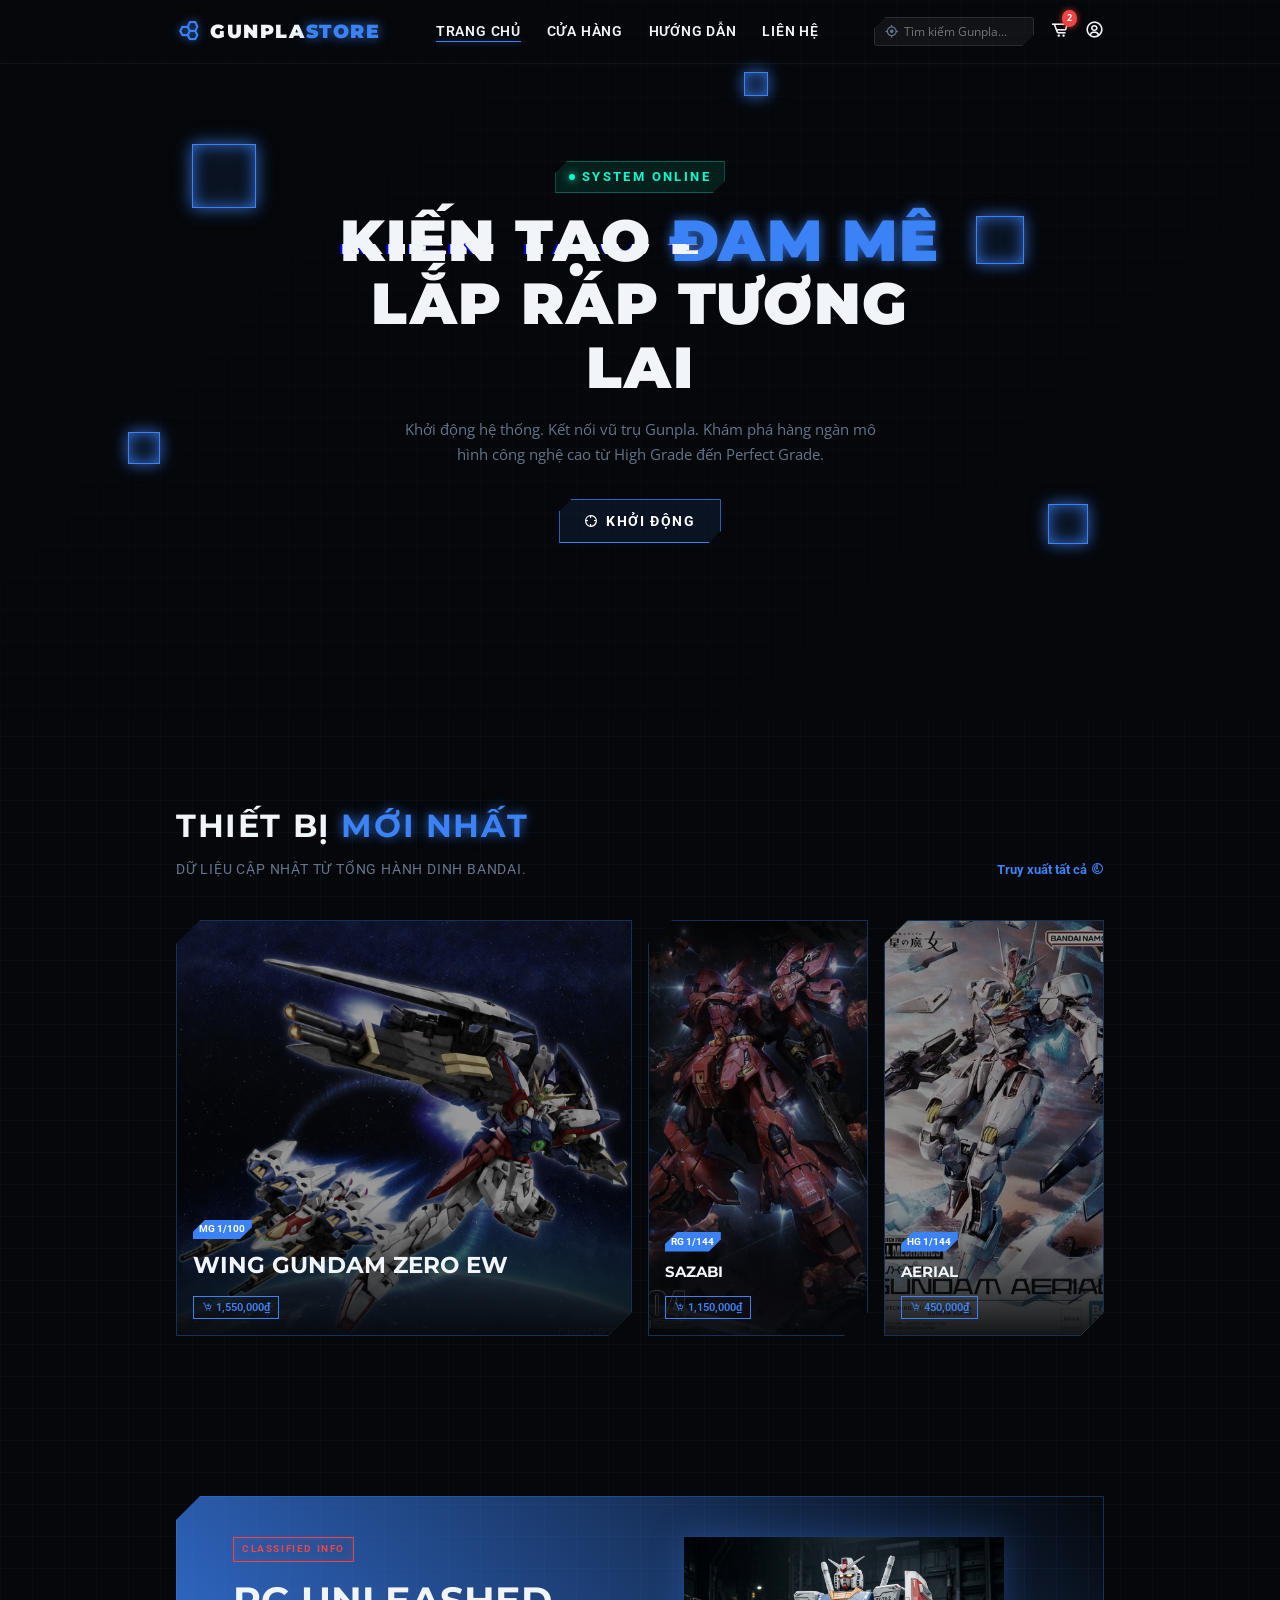
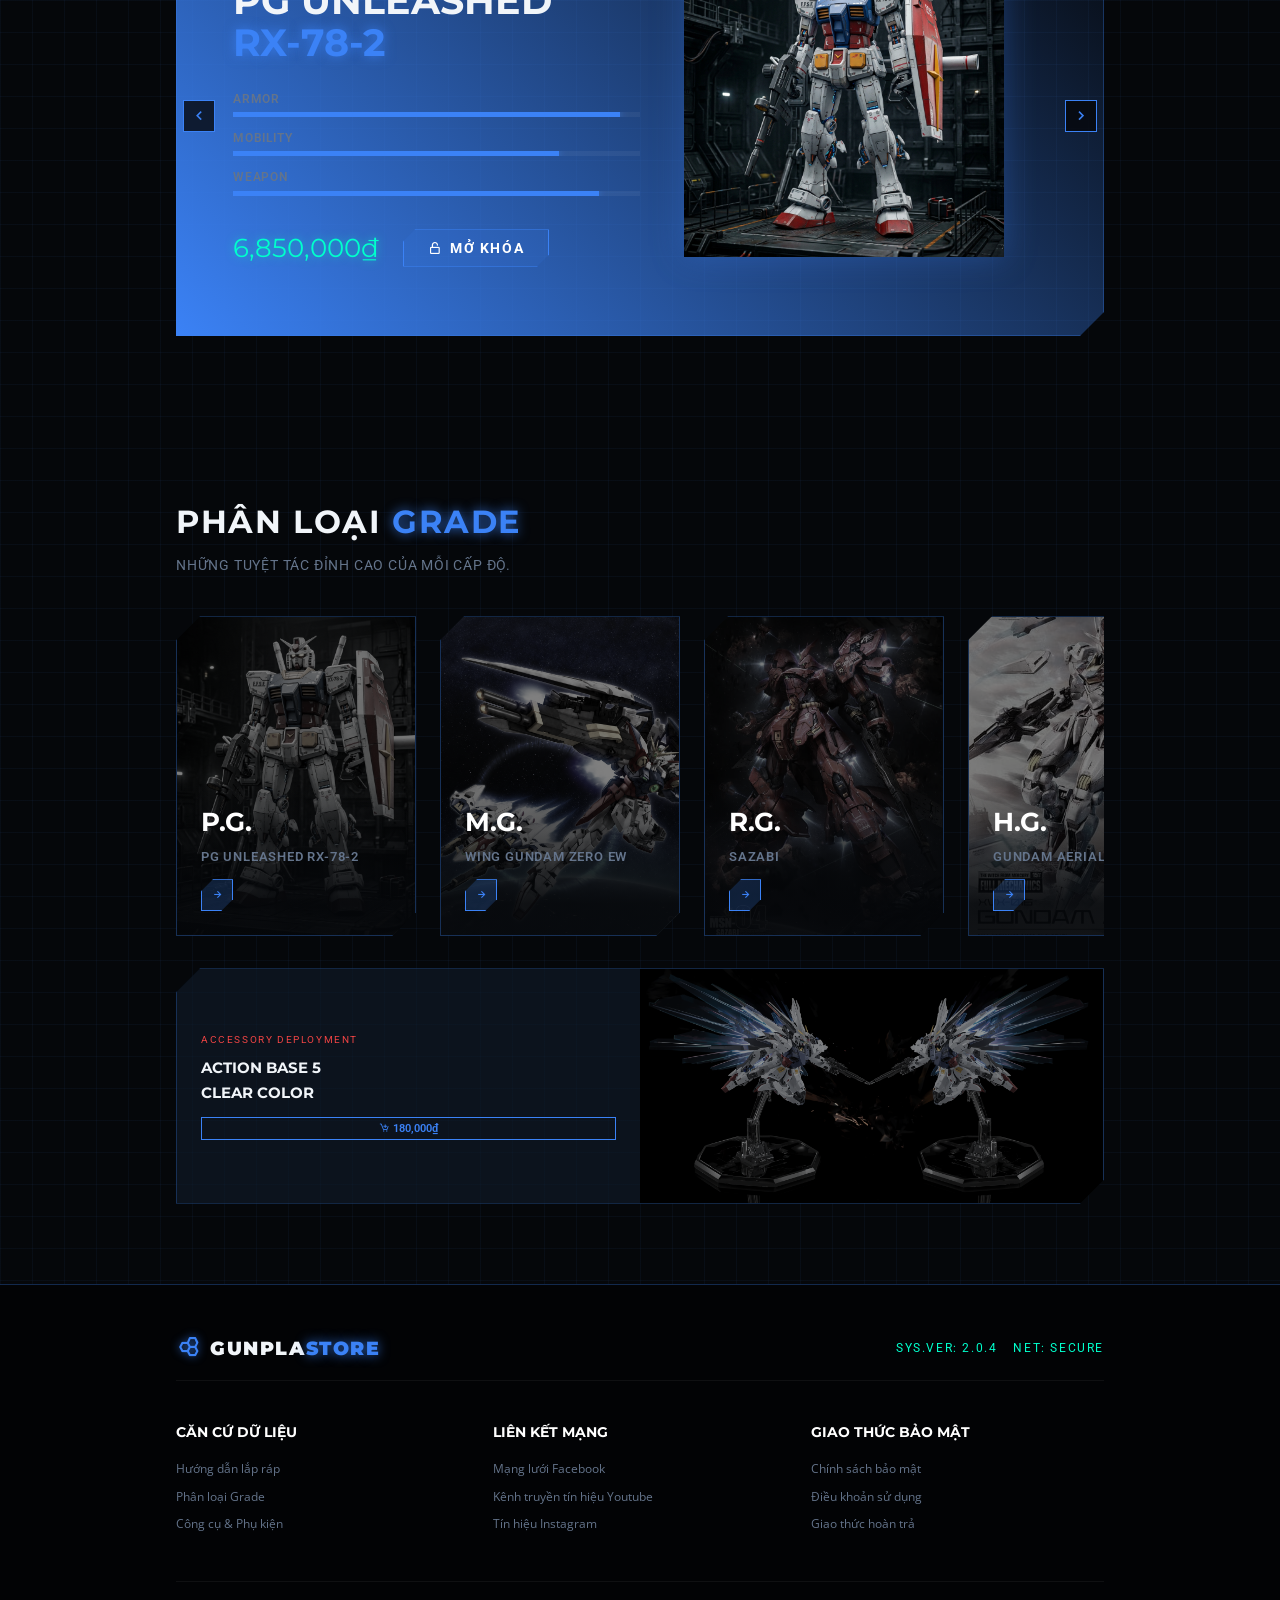
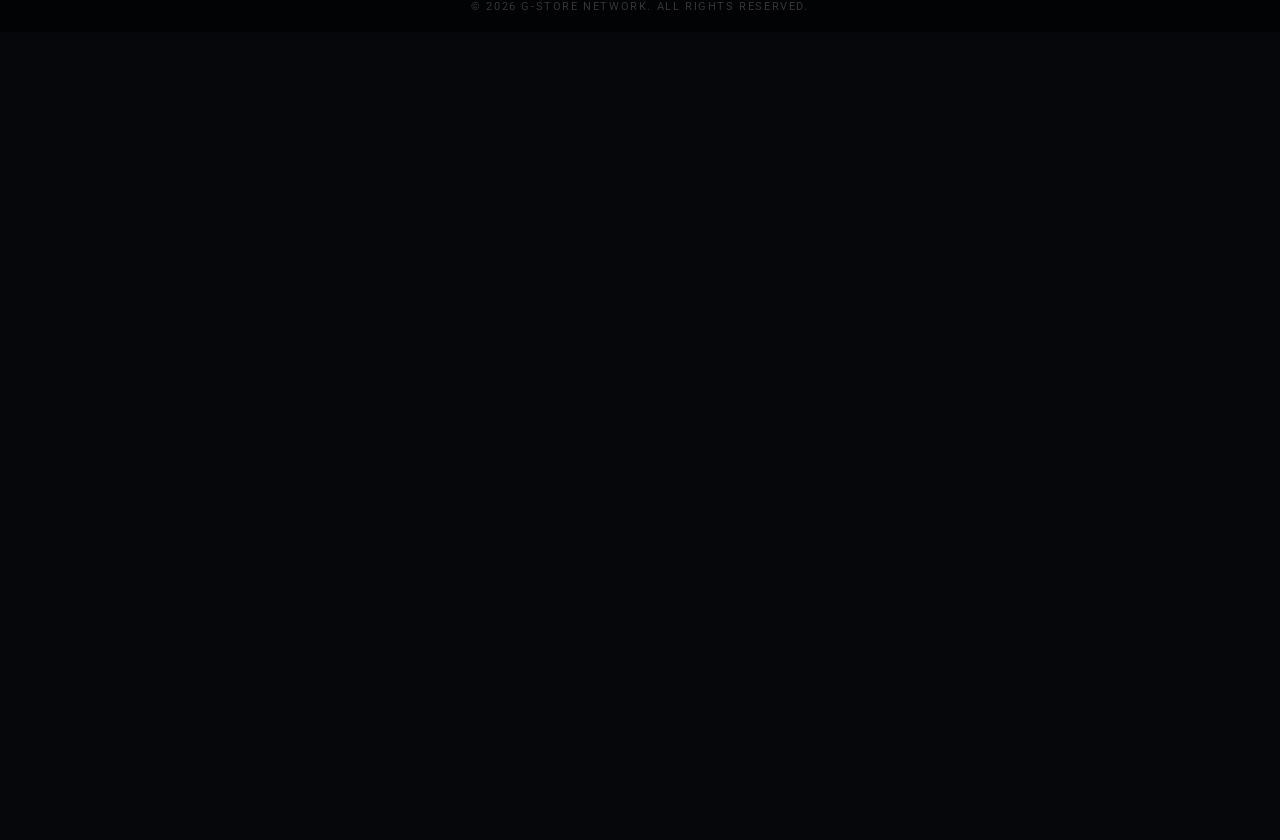
<file: index.html>
<!DOCTYPE html>
<html lang="vi">

<head>
    <meta charset="UTF-8">
    <meta name="viewport" content="width=device-width, initial-scale=1.0">
    <title>GUNPLA STORE | Awaken Your Inner Newtype</title>

    <meta name="description"
        content="Chuyên cung cấp mô hình chính hãng Bandai, Gunpla đa dạng các cấp độ HG, RG, MG, PG.">

    <!-- Google Fonts -->
    <link rel="preconnect" href="https://fonts.googleapis.com">
    <link rel="preconnect" href="https://fonts.gstatic.com" crossorigin>
    <link
        href="https://fonts.googleapis.com/css2?family=Montserrat:wght@400;500;700;900&family=Open+Sans:wght@300;400;500;600;700&family=Roboto:wght@400;500;700&display=swap"
        rel="stylesheet">

    <!-- Boxicons -->
    <link href='https://unpkg.com/boxicons@2.1.4/css/boxicons.min.css' rel='stylesheet'>

    <!-- Custom CSS -->
    <link rel="stylesheet" href="style.css">
</head>

<body>
    <!-- Navbar (Giữ nguyên) -->
    <header class="header" id="header">
        <nav class="navbar container">
            <a href="index.html" class="logo">
                <i class='bx bx-hive'></i>
                <span class="logo-text">GUNPLA<span class="highlight">STORE</span></span>
            </a>

            <div class="nav-menu" id="nav-menu">
                <ul class="nav-list">
                    <li class="nav-item"><a href="index.html" class="nav-link active">TRANG CHỦ</a></li>
                    <li class="nav-item"><a href="store.html" class="nav-link">CỬA HÀNG</a></li>
                    <li class="nav-item"><a href="#guide" class="nav-link">HƯỚNG DẪN</a></li>
                    <li class="nav-item"><a href="#contact" class="nav-link">LIÊN HỆ</a></li>
                </ul>
                <div class="nav-close" id="nav-close">
                    <i class='bx bx-x'></i>
                </div>
            </div>

            <div class="nav-tools">
                <div class="search-box">
                    <input type="text" placeholder="Tìm kiếm Gunpla..." class="search-input">
                    <i class='bx bx-target-lock search-icon'></i>
                </div>
                <a href="#" class="cart-icon">
                    <i class='bx bx-cart-alt'></i>
                    <span class="cart-count">2</span>
                </a>
                <a href="#" class="user-icon">
                    <i class='bx bx-user-circle'></i>
                </a>
                <div class="nav-toggle" id="nav-toggle">
                    <i class='bx bx-menu-alt-right'></i>
                </div>
            </div>
        </nav>
    </header>

    <main class="main">
        <!-- New Sci-Fi Hero Section with Video & Cubes -->
        <section class="hero section" id="home">
            <div class="hero-bg">
                <div class="overlay"></div>
                <!-- Video Background -->
                <video autoplay loop muted playsinline class="hero-video">
                    <!-- Placeholder video URL (Royalty Free Sci-Fi/Space loop) -->
                    <source src="https://cdn.pixabay.com/video/2021/08/04/83866-584742617_large.mp4" type="video/mp4">
                    Trình duyệt của bạn không hỗ trợ thẻ video.
                </video>
            </div>

            <!-- Floating Cubes Container -->
            <div class="cubes-container" id="cubes-container">
                <div class="cube cube-1">
                    <div class="cube-inner"></div>
                </div>
                <div class="cube cube-2">
                    <div class="cube-inner"></div>
                </div>
                <div class="cube cube-3">
                    <div class="cube-inner"></div>
                </div>
                <div class="cube cube-4">
                    <div class="cube-inner"></div>
                </div>
                <div class="cube cube-5">
                    <div class="cube-inner"></div>
                </div>
            </div>

            <div class="hero-content container">
                <div class="system-status glitch" data-text="SYSTEM ONLINE">
                    <span class="status-dot"></span> SYSTEM ONLINE
                </div>
                <h1 class="hero-title glitch" data-text="KIẾN TẠO ĐAM MÊ">KIẾN TẠO <span class="highlight">ĐAM
                        MÊ</span><br>LẮP RÁP TƯƠNG LAI</h1>
                <p class="hero-subtitle">Khởi động hệ thống. Kết nối vũ trụ Gunpla. Khám phá hàng ngàn mô hình công nghệ
                    cao từ High Grade đến Perfect Grade.</p>
                <div class="hero-actions">
                    <a href="#spotlight" class="btn btn-primary btn-glitch">
                        <i class='bx bx-crosshair'></i> KHỞI ĐỘNG
                    </a>
                </div>
            </div>
        </section>

        <!-- Bento Box Grid (New Arrivals) - NOW WITHOUT THE WIDE ACCESSORY ITEM -->
        <section class="bento section" id="bento-grid">
            <div class="container">
                <div class="section-header flex-header">
                    <div>
                        <h2 class="section-title">THIẾT BỊ <span class="highlight">MỚI NHẤT</span></h2>
                        <p class="section-subtitle">Dữ liệu cập nhật từ tổng hành dinh Bandai.</p>
                    </div>
                    <a href="#" class="view-all">Truy xuất tất cả <i class='bx bx-radar'></i></a>
                </div>

                <div class="bento-grid-container">
                    <!-- Bento Item 1 (Large) -->
                    <div class="bento-item bento-large">
                        <img src="assets/images/MG/WingZero.png" alt="Gundam">
                        <div class="bento-overlay">
                            <span class="bento-badge">MG 1/100</span>
                            <h3>WING GUNDAM ZERO EW</h3>
                            <button class="bento-btn"><i class='bx bx-cart-add'></i> 1,550,000₫</button>
                        </div>
                        <div class="scanner-line"></div>
                    </div>

                    <!-- Bento Item 2 (Medium) -->
                    <div class="bento-item bento-medium">
                        <img src="assets/images/RG/Sazabi.png" alt="Gundam">
                        <div class="bento-overlay">
                            <span class="bento-badge">RG 1/144</span>
                            <h3>SAZABI</h3>
                            <button class="bento-btn"><i class='bx bx-cart-add'></i> 1,150,000₫</button>
                        </div>
                        <div class="scanner-line"></div>
                    </div>

                    <!-- Bento Item 3 (Medium) -->
                    <div class="bento-item bento-medium">
                        <img src="assets/images/HG/Aerial.png" alt="Gundam">
                        <div class="bento-overlay">
                            <span class="bento-badge">HG 1/144</span>
                            <h3>AERIAL</h3>
                            <button class="bento-btn"><i class='bx bx-cart-add'></i> 450,000₫</button>
                        </div>
                        <div class="scanner-line"></div>
                    </div>
                </div>
            </div>
        </section>

        <!-- Spotlight Section (Asymmetric Radar Design) -->
        <section class="spotlight section" id="spotlight">
            <div class="container">
                <div class="spotlight-wrapper">
                    <!-- Left: Radar/Info -->
                    <div class="spotlight-info">
                        <div class="tech-badge">CLASSIFIED INFO</div>
                        <h2 class="spotlight-title" id="spotlight-title">PG UNLEASHED <br><span class="highlight" id="spotlight-highlight">RX-78-2</span></h2>

                        <div class="radar-stats">
                            <div class="stat-item">
                                <span class="stat-label">ARMOR</span>
                                <div class="stat-bar">
                                    <div class="stat-fill" id="stat-armor" style="width: 95%;"></div>
                                </div>
                            </div>
                            <div class="stat-item">
                                <span class="stat-label">MOBILITY</span>
                                <div class="stat-bar">
                                    <div class="stat-fill" id="stat-mobility" style="width: 80%;"></div>
                                </div>
                            </div>
                            <div class="stat-item">
                                <span class="stat-label">WEAPON</span>
                                <div class="stat-bar">
                                    <div class="stat-fill" id="stat-weapon" style="width: 90%;"></div>
                                </div>
                            </div>
                        </div>

                        <div class="spotlight-price">
                            <span class="digital-price" id="spotlight-price">6,850,000₫</span>
                            <button class="btn btn-primary"><i class='bx bx-lock-open-alt'></i> MỞ KHÓA</button>
                        </div>
                    </div>

                    <!-- Right: Big Image -->
                    <div class="spotlight-visual">
                        <div class="visual-bg-circle"></div>
                        <div class="visual-bg-crosshair"></div>
                        <img src="assets/images/PG/pg_unleashed.png" alt="PG Unleashed RX-78-2" class="spotlight-img" id="spotlight-img">
                    </div>

                    <!-- Navigation Buttons -->
                    <button class="spotlight-nav prev-btn" id="spot-prev"><i class='bx bx-chevron-left'></i></button>
                    <button class="spotlight-nav next-btn" id="spot-next"><i class='bx bx-chevron-right'></i></button>
                </div>
            </div>
        </section>

        <!-- Featured Product Grades Section -->
        <section class="universe section" id="universe">
            <div class="container">
                <div class="section-header">
                    <h2 class="section-title">PHÂN LOẠI <span class="highlight">GRADE</span></h2>
                    <p class="section-subtitle">Những tuyệt tác đỉnh cao của mỗi cấp độ.</p>
                </div>

                <div class="universe-track">
                    <!-- PG -->
                    <div class="universe-card">
                        <div class="uc-bg">
                            <img src="assets/images/PG/pg_unleashed.png" alt="Perfect Grade">
                        </div>
                        <div class="uc-content">
                            <h3>P.G.</h3>
                            <span>PG UNLEASHED RX-78-2</span>
                            <a href="#" class="uc-btn"><i class='bx bx-right-arrow-alt'></i></a>
                        </div>
                    </div>
                    <!-- MG -->
                    <div class="universe-card">
                        <div class="uc-bg">
                            <img src="assets/images/MG/WingZero.png" alt="Master Grade">
                        </div>
                        <div class="uc-content">
                            <h3>M.G.</h3>
                            <span>WING GUNDAM ZERO EW</span>
                            <a href="#" class="uc-btn"><i class='bx bx-right-arrow-alt'></i></a>
                        </div>
                    </div>
                    <!-- RG -->
                    <div class="universe-card">
                        <div class="uc-bg">
                            <img src="assets/images/RG/Sazabi.png" alt="Real Grade">
                        </div>
                        <div class="uc-content">
                            <h3>R.G.</h3>
                            <span>SAZABI</span>
                            <a href="#" class="uc-btn"><i class='bx bx-right-arrow-alt'></i></a>
                        </div>
                    </div>
                    <!-- HG -->
                    <div class="universe-card">
                        <div class="uc-bg">
                            <img src="assets/images/HG/Aerial.png" alt="High Grade">
                        </div>
                        <div class="uc-content">
                            <h3>H.G.</h3>
                            <span>GUNDAM AERIAL</span>
                            <a href="#" class="uc-btn"><i class='bx bx-right-arrow-alt'></i></a>
                        </div>
                    </div>
                </div>
            </div>
        </section>

        <!-- New Section for the Accessory (Action Base 5) - PLACED AT THE VERY BOTTOM -->
        <section class="section accessory-spotlight" id="accessory-spotlight">
            <div class="container">
                <div class="bento-item bento-wide">
                    <div class="bento-split">
                        <div class="bento-info">
                            <span class="tech-text">ACCESSORY DEPLOYMENT</span>
                            <h3>ACTION BASE 5 <br> CLEAR COLOR</h3>
                            <button class="bento-btn"><i class='bx bx-cart-add'></i> 180,000₫</button>
                        </div>
                        <img src="assets/images/PhuKien/ActionBase.png" alt="Action Base">
                    </div>
                    <div class="scanner-line"></div>
                </div>
            </div>
        </section>
    </main>

    <!-- Minimalist Sci-Fi Footer -->
    <footer class="footer-minimal">
        <div class="container">
            <div class="footer-top">
                <a href="#" class="logo">
                    <i class='bx bx-hive'></i>
                    <span class="logo-text">GUNPLA<span class="highlight">STORE</span></span>
                </a>
                <div class="sys-info">
                    <span>SYS.VER: 2.0.4</span>
                    <span>NET: SECURE</span>
                </div>
            </div>

            <div class="footer-grid">
                <div class="f-col">
                    <h4>CĂN CỨ DỮ LIỆU</h4>
                    <a href="#">Hướng dẫn lắp ráp</a>
                    <a href="#">Phân loại Grade</a>
                    <a href="#">Công cụ & Phụ kiện</a>
                </div>
                <div class="f-col">
                    <h4>LIÊN KẾT MẠNG</h4>
                    <a href="#">Mạng lưới Facebook</a>
                    <a href="#">Kênh truyền tín hiệu Youtube</a>
                    <a href="#">Tín hiệu Instagram</a>
                </div>
                <div class="f-col">
                    <h4>GIAO THỨC BẢO MẬT</h4>
                    <a href="#">Chính sách bảo mật</a>
                    <a href="#">Điều khoản sử dụng</a>
                    <a href="#">Giao thức hoàn trả</a>
                </div>
            </div>

            <div class="footer-bottom">
                <p>&copy; 2026 G-STORE NETWORK. ALL RIGHTS RESERVED.</p>
            </div>
        </div>
    </footer>

    <!-- Custom JS -->
    <script src="script.js"></script>
</body>

</html>
</file>
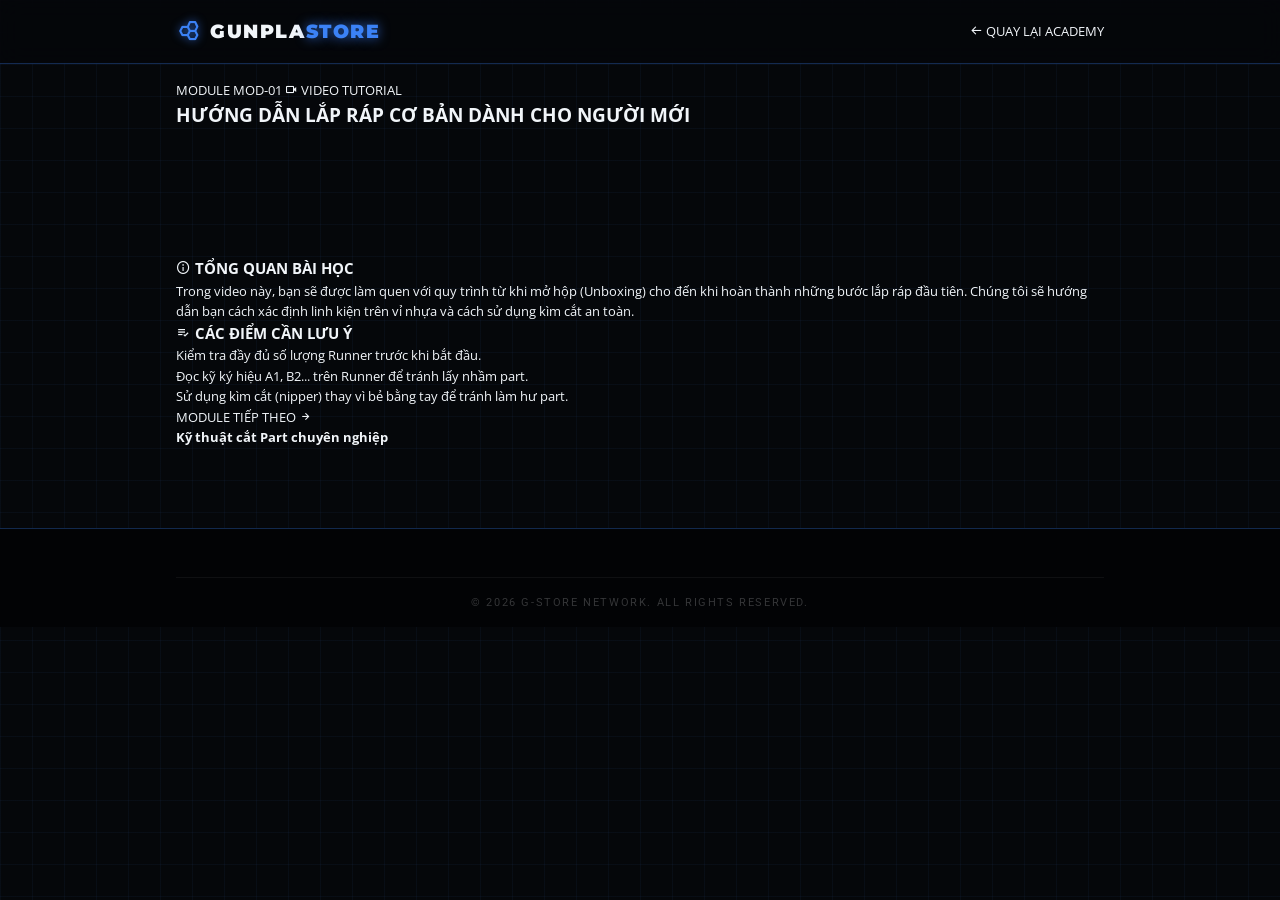
<file: guide-assembly.html>
<!DOCTYPE html>
<html lang="vi">

<head>
    <meta charset="UTF-8">
    <meta name="viewport" content="width=device-width, initial-scale=1.0">
    <title>GUNPLA STORE // MODULE MOD-01 - HƯỚNG DẪN LẮP RÁP</title>

    <!-- Google Fonts -->
    <link rel="preconnect" href="https://fonts.googleapis.com">
    <link rel="preconnect" href="https://fonts.gstatic.com" crossorigin>
    <link
        href="https://fonts.googleapis.com/css2?family=Montserrat:wght@400;500;700;900&family=Open+Sans:wght@300;400;500;600;700&family=Roboto:wght@400;500;700&display=swap"
        rel="stylesheet">

    <!-- Boxicons -->
    <link href='https://unpkg.com/boxicons@2.1.4/css/boxicons.min.css' rel='stylesheet'>

    <!-- Custom CSS -->
    <link rel="stylesheet" href="style.css">
</head>

<body>
    <!-- Navbar -->
    <header class="header scrolled" id="header">
        <nav class="navbar container">
            <a href="index.html" class="logo">
                <i class='bx bx-hive'></i>
                <span class="logo-text">GUNPLA<span class="highlight">STORE</span></span>
            </a>
            <div class="nav-tools">
                <a href="guide.html" class="btn-back"><i class='bx bx-arrow-back'></i> QUAY LẠI ACADEMY</a>
            </div>
        </nav>
    </header>

    <main class="main">
        <section class="guide-detail section">
            <div class="container">
                <div class="detail-header">
                    <div class="article-meta">
                        <span class="article-id">MODULE MOD-01</span>
                        <span class="article-category"><i class='bx bx-video'></i> VIDEO TUTORIAL</span>
                    </div>
                    <h1 class="guide-title">HƯỚNG DẪN LẮP RÁP CƠ BẢN DÀNH CHO NGƯỜI MỚI</h1>
                </div>

                <div class="video-container">
                    <!-- Placeholder for video player -->
                    <div class="video-wrapper">
                        <iframe width="100%" height="100%" src="https://www.youtube.com/embed/dQw4w9WgXcQ" 
                                title="YouTube video player" frameborder="0" 
                                allow="accelerometer; autoplay; clipboard-write; encrypted-media; gyroscope; picture-in-picture; web-share" 
                                allowfullscreen></iframe>
                    </div>
                </div>

                <div class="detail-content">
                    <div class="content-box">
                        <h3><i class='bx bx-info-circle'></i> TỔNG QUAN BÀI HỌC</h3>
                        <p>Trong video này, bạn sẽ được làm quen với quy trình từ khi mở hộp (Unboxing) cho đến khi hoàn thành những bước lắp ráp đầu tiên. Chúng tôi sẽ hướng dẫn bạn cách xác định linh kiện trên vỉ nhựa và cách sử dụng kìm cắt an toàn.</p>
                    </div>

                    <div class="content-box">
                        <h3><i class='bx bx-list-check'></i> CÁC ĐIỂM CẦN LƯU Ý</h3>
                        <ul>
                            <li>Kiểm tra đầy đủ số lượng Runner trước khi bắt đầu.</li>
                            <li>Đọc kỹ ký hiệu A1, B2... trên Runner để tránh lấy nhầm part.</li>
                            <li>Sử dụng kìm cắt (nipper) thay vì bẻ bằng tay để tránh làm hư part.</li>
                        </ul>
                    </div>
                </div>

                <div class="detail-footer">
                    <a href="guide-cutting.html" class="next-module">
                        <span>MODULE TIẾP THEO <i class='bx bx-right-arrow-alt'></i></span>
                        <h4>Kỹ thuật cắt Part chuyên nghiệp</h4>
                    </a>
                </div>
            </div>
        </section>
    </main>

    <footer class="footer-minimal">
        <div class="container">
            <div class="footer-bottom">
                <p>&copy; 2026 G-STORE NETWORK. ALL RIGHTS RESERVED.</p>
            </div>
        </div>
    </footer>

    <script src="script.js"></script>
</body>

</html>
</file>
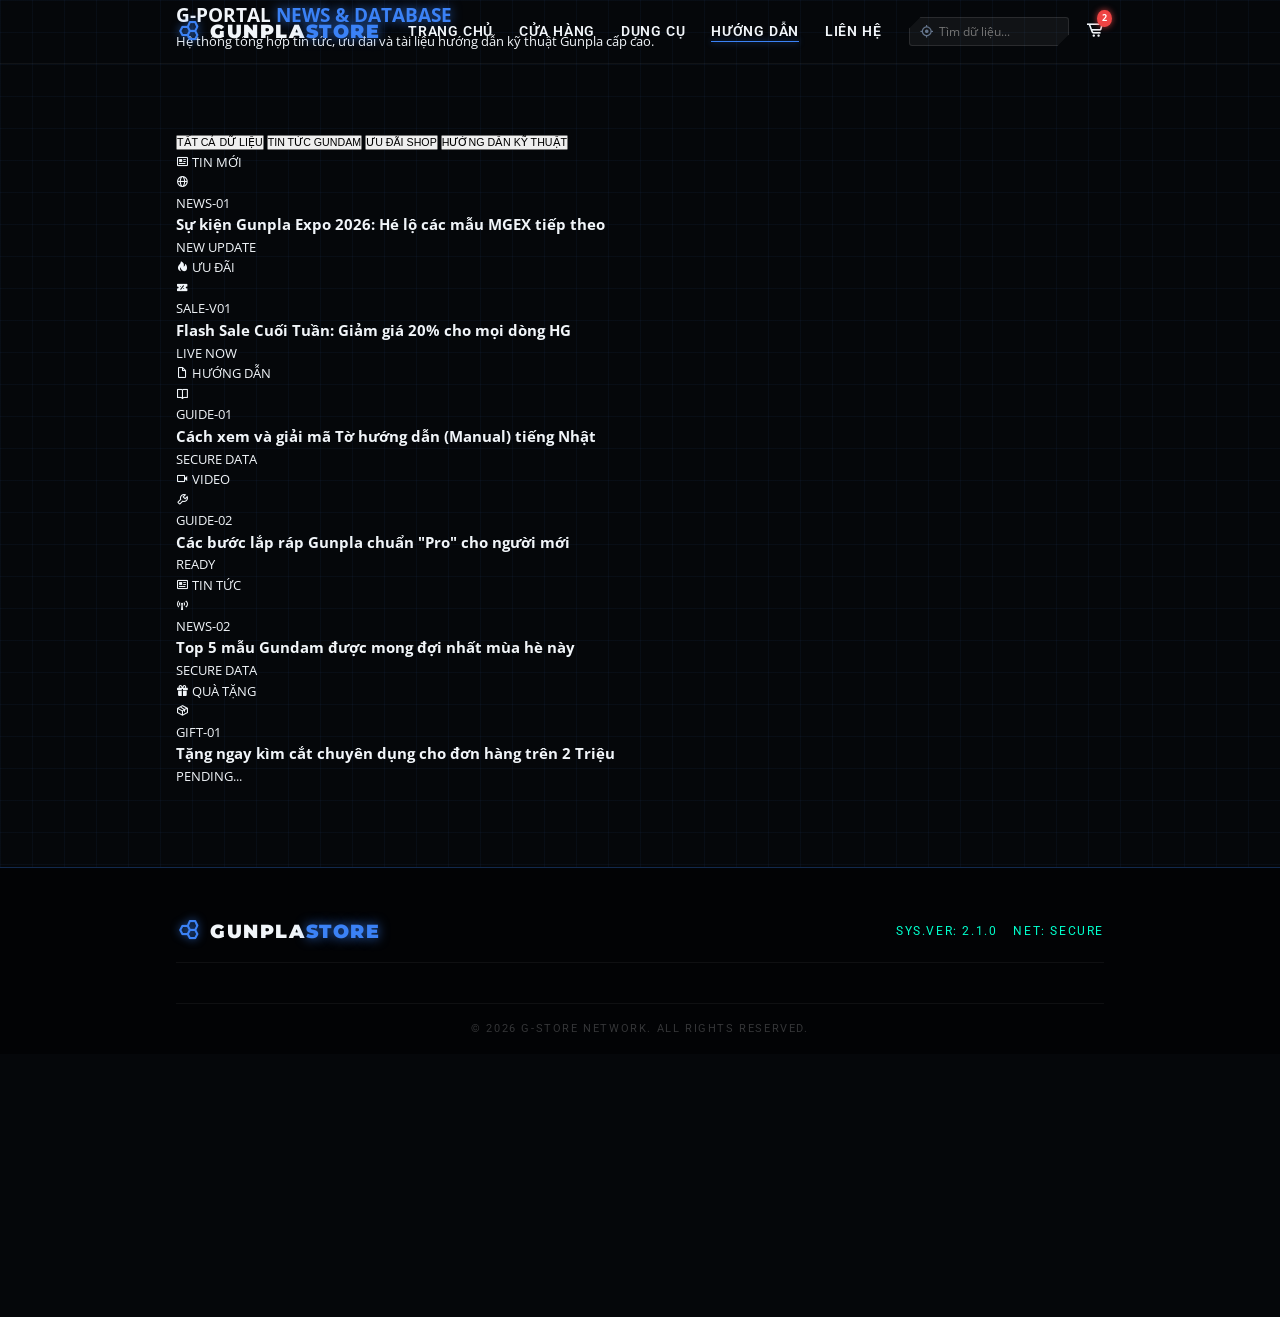
<file: guide.html>
<!DOCTYPE html>
<html lang="vi">

<head>
    <meta charset="UTF-8">
    <meta name="viewport" content="width=device-width, initial-scale=1.0">
    <title>G-Portal | Tin Tức & Hướng Dẫn Gunpla</title>

    <meta name="description"
        content="G-Portal - Cổng thông tin tổng hợp tin tức Gundam mới nhất, ưu đãi độc quyền và hướng dẫn lắp ráp Gunpla chuyên nghiệp.">

    <!-- Google Fonts -->
    <link rel="preconnect" href="https://fonts.googleapis.com">
    <link rel="preconnect" href="https://fonts.gstatic.com" crossorigin>
    <link
        href="https://fonts.googleapis.com/css2?family=Montserrat:wght@400;500;700;900&family=Open+Sans:wght@300;400;500;600;700&family=Roboto:wght@400;500;700&display=swap"
        rel="stylesheet">

    <!-- Boxicons -->
    <link href='https://unpkg.com/boxicons@2.1.4/css/boxicons.min.css' rel='stylesheet'>

    <!-- Custom CSS -->
    <link rel="stylesheet" href="style.css">
</head>

<body>
    <!-- Navbar -->
    <header class="header scrolled" id="header">
        <nav class="navbar container">
            <a href="index.html" class="logo">
                <i class='bx bx-hive'></i>
                <span class="logo-text">GUNPLA<span class="highlight">STORE</span></span>
            </a>

            <div class="nav-menu" id="nav-menu">
                <ul class="nav-list">
                    <li class="nav-item"><a href="index.html" class="nav-link">TRANG CHỦ</a></li>
                    <li class="nav-item"><a href="store.html" class="nav-link">CỬA HÀNG</a></li>
                    <li class="nav-item"><a href="#tools" class="nav-link">DỤNG CỤ</a></li>
                    <li class="nav-item"><a href="guide.html" class="nav-link active">HƯỚNG DẪN</a></li>
                    <li class="nav-item"><a href="#contact" class="nav-link">LIÊN HỆ</a></li>
                </ul>
                <div class="nav-close" id="nav-close">
                    <i class='bx bx-x'></i>
                </div>
            </div>

            <div class="nav-tools">
                <div class="search-box">
                    <input type="text" placeholder="Tìm dữ liệu..." class="search-input">
                    <i class='bx bx-target-lock search-icon'></i>
                </div>
                <a href="#" class="cart-icon">
                    <i class='bx bx-cart-alt'></i>
                    <span class="cart-count">2</span>
                </a>
                <div class="nav-toggle" id="nav-toggle">
                    <i class='bx bx-menu-alt-right'></i>
                </div>
            </div>
        </nav>
    </header>

    <main class="main">
        <!-- Portal Hero -->
        <section class="guide-hero">
            <div class="guide-hero-bg"></div>
            <div class="container">
                <h1 class="guide-hero-title glitch" data-text="G-PORTAL NEWS & DATABASE">G-PORTAL <span class="highlight">NEWS & DATABASE</span></h1>
                <p class="guide-hero-subtitle">Hệ thống tổng hợp tin tức, ưu đãi và tài liệu hướng dẫn kỹ thuật Gunpla cấp cao.</p>
            </div>
        </section>

        <!-- Tutorial Index Section -->
        <section class="tutorial-portal section">
            <div class="container">
                
                <div class="portal-filters">
                    <button class="portal-filter-btn active" data-filter="all">TẤT CẢ DỮ LIỆU</button>
                    <button class="portal-filter-btn" data-filter="news">TIN TỨC GUNDAM</button>
                    <button class="portal-filter-btn" data-filter="promo">ƯU ĐÃI SHOP</button>
                    <button class="portal-filter-btn" data-filter="guide">HƯỚNG DẪN KỸ THUẬT</button>
                </div>

                <div class="tutorial-grid">
                    
                    <!-- News Item 1 -->
                    <a href="#" class="tutorial-card card-news" data-category="news">
                        <div class="card-type"><i class='bx bx-news'></i> TIN MỚI</div>
                        <div class="card-icon">
                            <i class='bx bx-globe'></i>
                        </div>
                        <div class="card-content">
                            <span class="card-id">NEWS-01</span>
                            <h3>Sự kiện Gunpla Expo 2026: Hé lộ các mẫu MGEX tiếp theo</h3>
                        </div>
                        <div class="card-status">NEW UPDATE</div>
                    </a>

                    <!-- Promo Item 1 -->
                    <a href="#" class="tutorial-card card-promo" data-category="promo">
                        <div class="card-type"><i class='bx bxs-hot'></i> ƯU ĐÃI</div>
                        <div class="card-icon">
                            <i class='bx bxs-discount'></i>
                        </div>
                        <div class="card-content">
                            <span class="card-id">SALE-V01</span>
                            <h3>Flash Sale Cuối Tuần: Giảm giá 20% cho mọi dòng HG</h3>
                        </div>
                        <div class="card-status">LIVE NOW</div>
                    </a>

                    <!-- Guide Item 1 (Reading Manual) -->
                    <a href="#" class="tutorial-card card-article" data-category="guide">
                        <div class="card-type"><i class='bx bx-file-blank'></i> HƯỚNG DẪN</div>
                        <div class="card-icon">
                            <i class='bx bx-book-open'></i>
                        </div>
                        <div class="card-content">
                            <span class="card-id">GUIDE-01</span>
                            <h3>Cách xem và giải mã Tờ hướng dẫn (Manual) tiếng Nhật</h3>
                        </div>
                        <div class="card-status">SECURE DATA</div>
                    </a>

                    <!-- Guide Item 2 -->
                    <a href="guide-assembly.html" class="tutorial-card" data-category="guide">
                        <div class="card-type"><i class='bx bx-video'></i> VIDEO</div>
                        <div class="card-icon">
                            <i class='bx bx-wrench'></i>
                        </div>
                        <div class="card-content">
                            <span class="card-id">GUIDE-02</span>
                            <h3>Các bước lắp ráp Gunpla chuẩn "Pro" cho người mới</h3>
                        </div>
                        <div class="card-status">READY</div>
                    </a>

                    <!-- News Item 2 -->
                    <a href="#" class="tutorial-card card-news" data-category="news">
                        <div class="card-type"><i class='bx bx-news'></i> TIN TỨC</div>
                        <div class="card-icon">
                            <i class='bx bx-broadcast'></i>
                        </div>
                        <div class="card-content">
                            <span class="card-id">NEWS-02</span>
                            <h3>Top 5 mẫu Gundam được mong đợi nhất mùa hè này</h3>
                        </div>
                        <div class="card-status">SECURE DATA</div>
                    </a>

                    <!-- Promo Item 2 -->
                    <a href="#" class="tutorial-card card-promo" data-category="promo">
                        <div class="card-type"><i class='bx bxs-gift'></i> QUÀ TẶNG</div>
                        <div class="card-icon">
                            <i class='bx bx-package'></i>
                        </div>
                        <div class="card-content">
                            <span class="card-id">GIFT-01</span>
                            <h3>Tặng ngay kìm cắt chuyên dụng cho đơn hàng trên 2 Triệu</h3>
                        </div>
                        <div class="card-status">PENDING...</div>
                    </a>

                </div>
            </div>
        </section>
    </main>

    <!-- Footer -->
    <footer class="footer-minimal">
        <div class="container">
            <div class="footer-top">
                <a href="#" class="logo">
                    <i class='bx bx-hive'></i>
                    <span class="logo-text">GUNPLA<span class="highlight">STORE</span></span>
                </a>
                <div class="sys-info">
                    <span>SYS.VER: 2.1.0</span>
                    <span>NET: SECURE</span>
                </div>
            </div>
            <div class="footer-bottom">
                <p>&copy; 2026 G-STORE NETWORK. ALL RIGHTS RESERVED.</p>
            </div>
        </div>
    </footer>

    <!-- Custom JS -->
    <script src="script.js"></script>
</body>

</html>
</file>
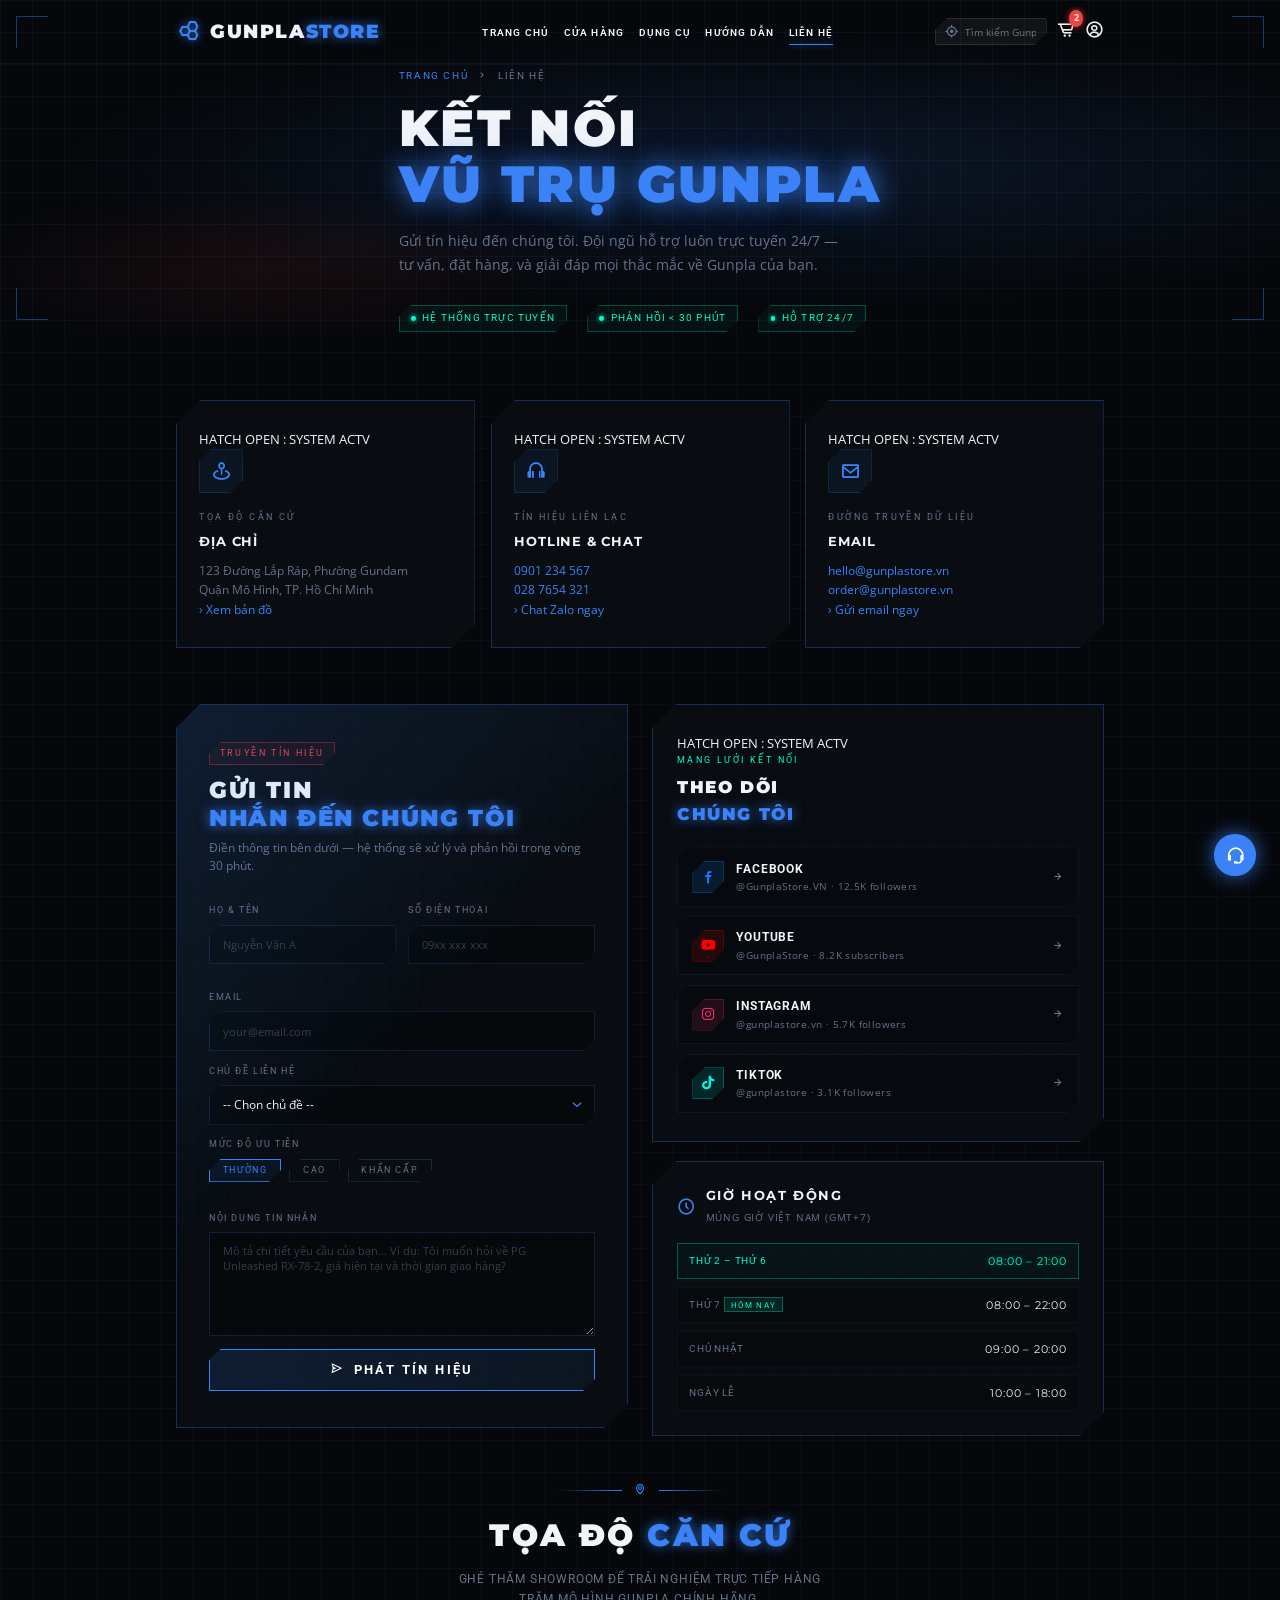
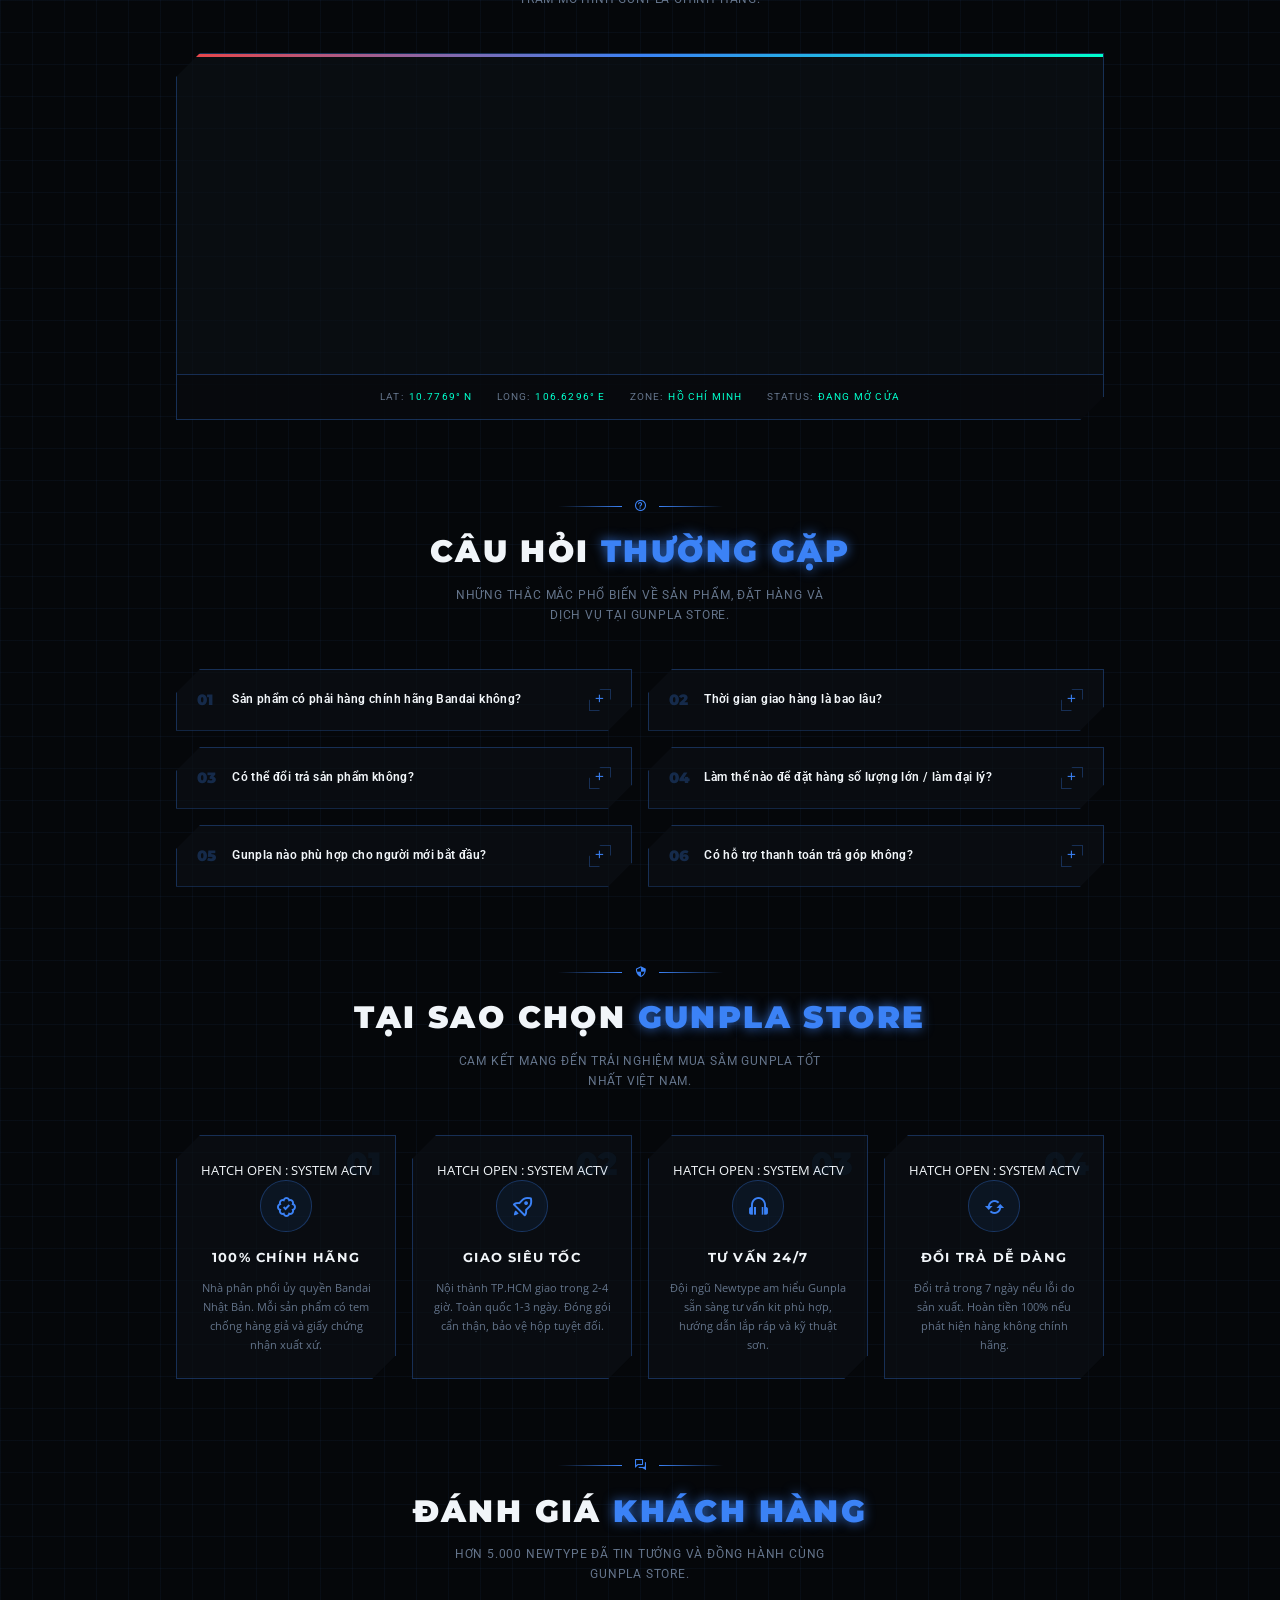
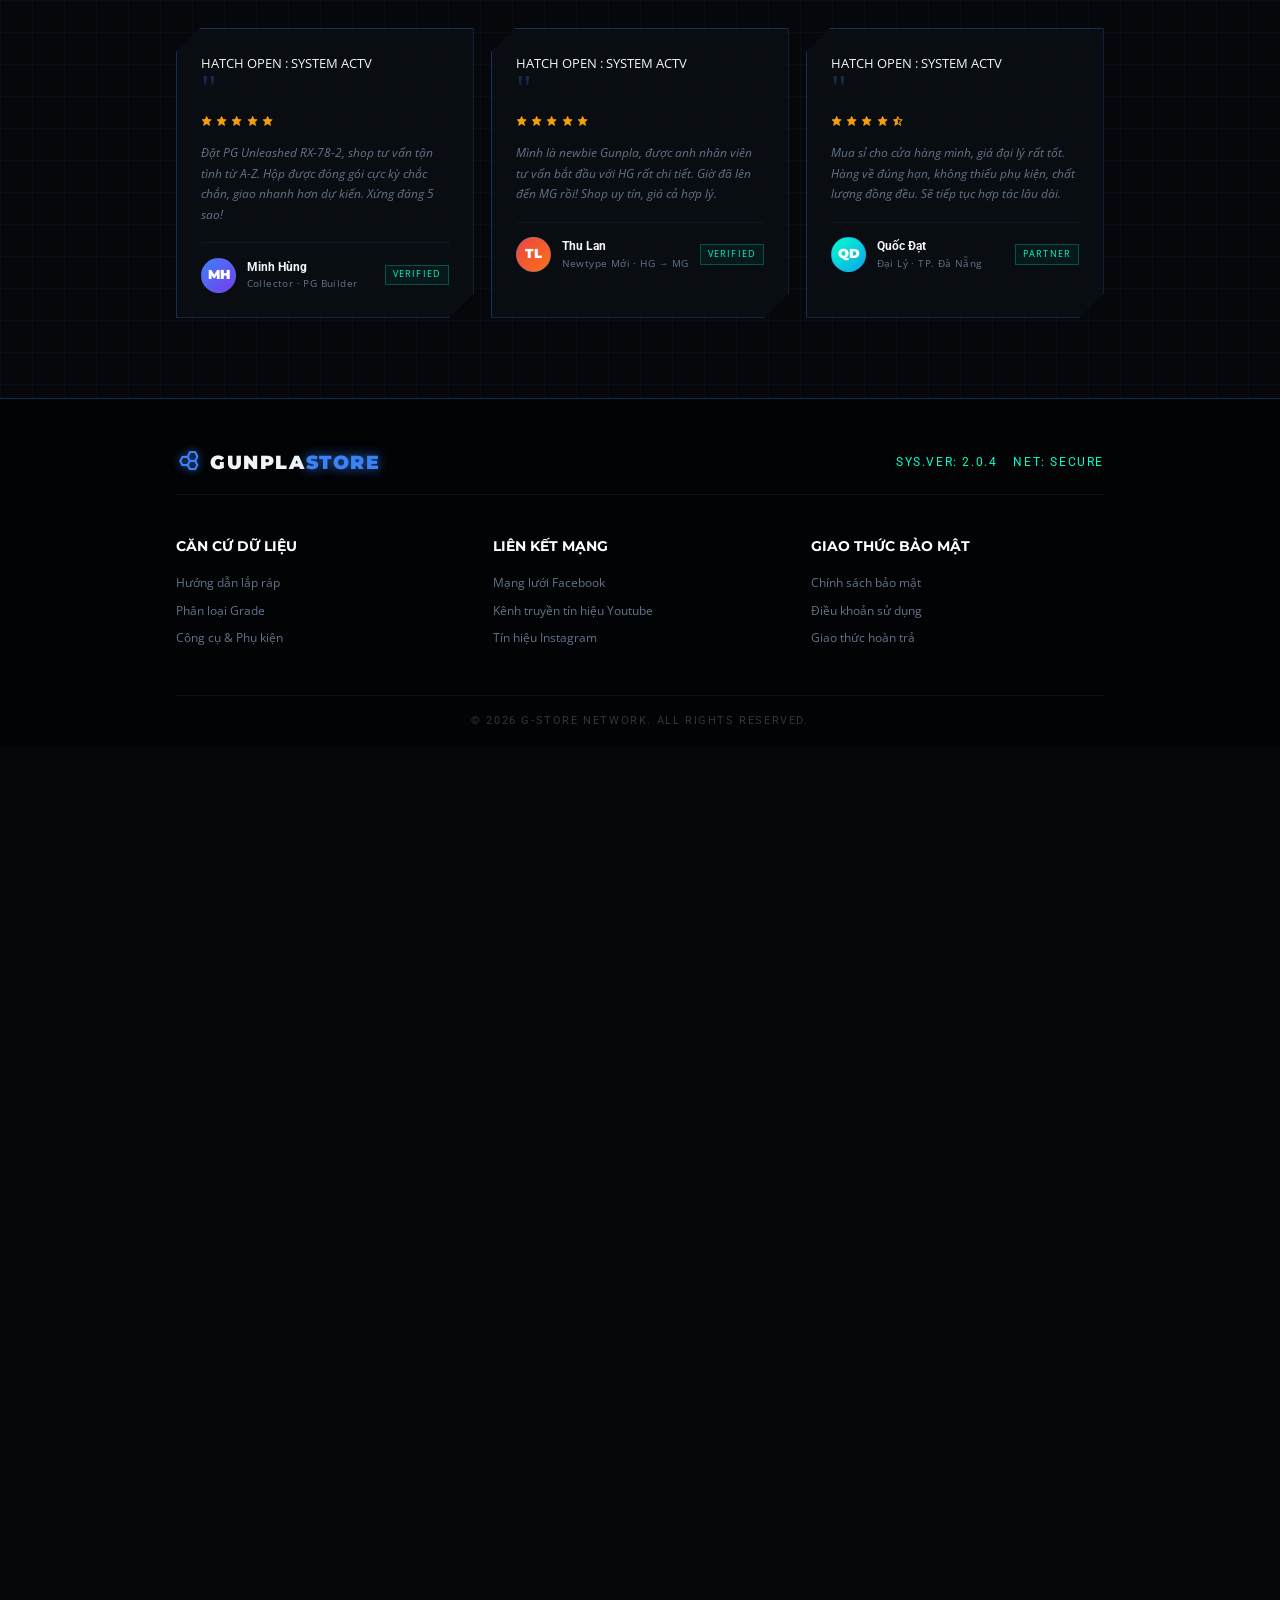
<file: lien-he.html>
<!DOCTYPE html>
<html lang="vi">

<head>
    <meta charset="UTF-8">
    <meta name="viewport" content="width=device-width, initial-scale=1.0">
    <title>GUNPLA STORE | Liên Hệ - Kết Nối Vũ Trụ</title>
    <meta name="description" content="Liên hệ với GUNPLA STORE - Chuyên cung cấp mô hình Gunpla chính hãng Bandai. Hỗ trợ tư vấn, đặt hàng, báo giá 24/7.">

    <!-- Google Fonts -->
    <link rel="preconnect" href="https://fonts.googleapis.com">
    <link rel="preconnect" href="https://fonts.gstatic.com" crossorigin>
    <link href="https://fonts.googleapis.com/css2?family=Montserrat:wght@400;500;700;900&family=Open+Sans:wght@300;400;500;600;700&family=Roboto:wght@400;500;700&display=swap" rel="stylesheet">

    <!-- Boxicons -->
    <link href='https://unpkg.com/boxicons@2.1.4/css/boxicons.min.css' rel='stylesheet'>

    <!-- Shared CSS from Nam branch -->
    <link rel="stylesheet" href="style.css">

    <style>
        /* =========================================
           FIX HEADER NAVBAR - PREVENT WRAP
           ========================================= */
        .header .navbar {
            flex-wrap: nowrap;
            gap: 0;
        }
        .header .nav-list {
            flex-wrap: nowrap;
            gap: 18px;
        }
        .header .nav-link {
            white-space: nowrap;
            font-size: 0.82rem;
            letter-spacing: 1.5px;
            padding: 4px 0;
        }
        .header .nav-tools {
            flex-shrink: 0;
            gap: 12px;
        }
        .header .search-box {
            max-width: 180px;
        }
        .header .search-input {
            width: 140px;
            font-size: 0.82rem;
            padding: 7px 12px 7px 36px;
        }
        .header .search-input:focus {
            width: 170px;
        }
        /* Khi search focus thì không đẩy các item khác */
        .header .search-box:focus-within {
            max-width: 210px;
        }
        @media (max-width: 1100px) {
            .header .nav-list { gap: 12px; }
            .header .nav-link { font-size: 0.76rem; letter-spacing: 1px; }
            .header .search-box { display: none; }
        }
        @media (max-width: 900px) {
            .header .nav-menu {
                position: fixed;
                top: 0; right: -100%;
                width: 80%; height: 100vh;
                background: rgba(5,7,10,0.97);
                backdrop-filter: blur(15px);
                padding: 80px 40px;
                flex-direction: column;
                transition: right 0.4s ease;
                border-left: 1px solid var(--border-color);
                z-index: 999;
            }
            .header .nav-menu.show-menu { right: 0; }
            .header .nav-list { flex-direction: column; gap: 28px; }
            .header .nav-link { font-size: 1rem; letter-spacing: 2px; }
        }

        /* =========================================
           3D TILT & HOLO REFLEX (GUNDAM HUD)
           ========================================= */
        .gundam-3d-reflex {
            position: absolute;
            inset: 0;
            pointer-events: none;
            opacity: 0;
            z-index: 10;
            border-radius: inherit;
            mix-blend-mode: color-dodge;
            transition: opacity 0.3s ease;
        }
        .info-card, .why-card, .testi-card, .social-card, .hours-card, .form-panel {
            position: relative;
            transform-style: preserve-3d;
            will-change: transform;
        }
        /* Make inner content float slightly in 3D space inside cards */
        .info-card > *, .why-card > *, .testi-card > *, .social-card > *, .hours-card > *, .form-panel > * {
            transform: translateZ(15px);
        }

        /* =========================================
           CONTACT PAGE - HERO BANNER
           ========================================= */
        .contact-hero {
            position: relative;
            min-height: 420px;
            display: flex;
            align-items: center;
            overflow: hidden;
            padding-top: var(--header-height);
            background: #05070a;
        }

        .contact-hero-bg {
            position: absolute;
            inset: 0;
            background:
                radial-gradient(ellipse 80% 60% at 60% 50%, rgba(59,130,246,0.13) 0%, transparent 70%),
                radial-gradient(ellipse 40% 40% at 20% 80%, rgba(239,68,68,0.08) 0%, transparent 60%),
                linear-gradient(180deg, rgba(5,7,10,0) 60%, #05070a 100%);
        }

        .contact-hero-grid {
            position: absolute;
            inset: 0;
            background-image:
                linear-gradient(rgba(59,130,246,0.07) 1px, transparent 1px),
                linear-gradient(90deg, rgba(59,130,246,0.07) 1px, transparent 1px);
            background-size: 40px 40px;
        }

        /* Animated scanning beam */
        .hero-scan-beam {
            position: absolute;
            top: 0;
            left: -100%;
            width: 200px;
            height: 100%;
            background: linear-gradient(90deg, transparent, rgba(59,130,246,0.08), transparent);
            animation: beam-sweep 5s ease-in-out infinite;
        }
        @keyframes beam-sweep {
            0% { left: -200px; }
            100% { left: 110%; }
        }

        /* Corner brackets */
        .corner-bracket {
            position: absolute;
            width: 40px;
            height: 40px;
            opacity: 0.4;
        }
        .corner-bracket.tl { top: 20px; left: 20px; border-top: 2px solid var(--primary-color); border-left: 2px solid var(--primary-color); }
        .corner-bracket.tr { top: 20px; right: 20px; border-top: 2px solid var(--primary-color); border-right: 2px solid var(--primary-color); }
        .corner-bracket.bl { bottom: 20px; left: 20px; border-bottom: 2px solid var(--primary-color); border-left: 2px solid var(--primary-color); }
        .corner-bracket.br { bottom: 20px; right: 20px; border-bottom: 2px solid var(--primary-color); border-right: 2px solid var(--primary-color); }

        .contact-hero-content {
            position: relative;
            z-index: 2;
        }

        .page-breadcrumb {
            display: flex;
            align-items: center;
            gap: 10px;
            font-family: var(--font-subheading);
            font-size: 0.8rem;
            letter-spacing: 2px;
            color: var(--text-muted);
            margin-bottom: 20px;
            text-transform: uppercase;
        }
        .page-breadcrumb a { color: var(--primary-color); }
        .page-breadcrumb i { font-size: 0.9rem; }

        .contact-hero-title {
            font-family: var(--font-heading);
            font-size: clamp(2.5rem, 5vw, 4.5rem);
            font-weight: 900;
            line-height: 1.1;
            letter-spacing: 3px;
            text-transform: uppercase;
            margin-bottom: 20px;
        }

        .contact-hero-title .line2 {
            color: var(--primary-color);
            text-shadow: 0 0 30px var(--primary-glow), 0 0 60px rgba(59,130,246,0.3);
        }

        .contact-hero-sub {
            font-family: var(--font-body);
            font-size: 1.1rem;
            color: var(--text-muted);
            max-width: 560px;
            line-height: 1.7;
        }

        /* Floating status indicators */
        .hero-status-bar {
            display: flex;
            gap: 25px;
            margin-top: 35px;
            flex-wrap: wrap;
        }
        .status-chip {
            display: flex;
            align-items: center;
            gap: 8px;
            font-family: var(--font-subheading);
            font-size: 0.78rem;
            letter-spacing: 1.5px;
            text-transform: uppercase;
            color: var(--neon-green);
            border: 1px solid rgba(0,255,204,0.25);
            padding: 6px 14px;
            clip-path: var(--clip-btn);
            background: rgba(0,255,204,0.04);
        }
        .status-chip .dot {
            width: 6px;
            height: 6px;
            border-radius: 50%;
            background: var(--neon-green);
            box-shadow: 0 0 6px var(--neon-green);
            animation: pulse-dot 1.5s ease-in-out infinite;
        }
        @keyframes pulse-dot {
            0%, 100% { opacity: 1; transform: scale(1); }
            50% { opacity: 0.4; transform: scale(0.8); }
        }

        /* =========================================
           CONTACT INFO CARDS ROW
           ========================================= */
        .contact-info-section {
            padding: 80px 0 60px;
        }

        .info-cards-row {
            display: grid;
            grid-template-columns: repeat(3, 1fr);
            gap: 20px;
            margin-bottom: 70px;
        }

        .info-card {
            background: var(--bg-surface);
            border: 1px solid var(--border-color);
            clip-path: var(--clip-card);
            padding: 35px 28px;
            position: relative;
            overflow: hidden;
            transition: var(--transition);
            cursor: default;
        }

        .info-card::before {
            content: '';
            position: absolute;
            top: 0;
            left: 0;
            right: 0;
            height: 2px;
            background: linear-gradient(90deg, transparent, var(--primary-color), transparent);
            opacity: 0;
            transition: var(--transition);
        }

        .info-card:hover {
            border-color: var(--primary-color);
            background: var(--bg-surface-hover);
            transform: translateY(-4px);
            box-shadow: 0 20px 40px rgba(59,130,246,0.1), 0 0 0 1px rgba(59,130,246,0.2);
        }

        .info-card:hover::before { opacity: 1; }

        .info-card-scanner {
            position: absolute;
            top: 0; left: 0;
            width: 100%; height: 2px;
            background: var(--primary-color);
            box-shadow: 0 0 12px var(--primary-glow);
            opacity: 0;
            transition: opacity 0.3s;
        }
        .info-card:hover .info-card-scanner {
            opacity: 1;
            animation: scan 2s linear infinite;
        }

        .info-card-icon {
            width: 54px;
            height: 54px;
            background: rgba(59,130,246,0.08);
            border: 1px solid var(--border-color);
            display: flex;
            align-items: center;
            justify-content: center;
            clip-path: var(--clip-btn);
            margin-bottom: 22px;
            transition: var(--transition);
        }
        .info-card:hover .info-card-icon {
            background: rgba(59,130,246,0.18);
            border-color: var(--primary-color);
            box-shadow: 0 0 20px rgba(59,130,246,0.3);
        }
        .info-card-icon i {
            font-size: 1.6rem;
            color: var(--primary-color);
        }

        .info-card-label {
            font-family: var(--font-subheading);
            font-size: 0.72rem;
            letter-spacing: 3px;
            text-transform: uppercase;
            color: var(--text-muted);
            margin-bottom: 8px;
        }

        .info-card-title {
            font-family: var(--font-heading);
            font-size: 1.05rem;
            font-weight: 700;
            letter-spacing: 1px;
            color: var(--text-main);
            margin-bottom: 10px;
        }

        .info-card-value {
            font-family: var(--font-body);
            font-size: 0.95rem;
            color: var(--text-muted);
            line-height: 1.6;
        }

        .info-card-value a {
            color: var(--primary-color);
            transition: var(--transition);
        }
        .info-card-value a:hover {
            text-shadow: 0 0 10px var(--primary-glow);
        }

        /* =========================================
           MAIN CONTENT: FORM + MAP/SOCIAL
           ========================================= */
        .contact-main-section {
            padding: 0 0 100px;
        }

        .contact-main-grid {
            display: grid;
            grid-template-columns: 1fr 1fr;
            gap: 30px;
            align-items: start;
        }

        /* --- CONTACT FORM PANEL --- */
        .form-panel {
            background: var(--bg-surface);
            border: 1px solid var(--border-color);
            clip-path: var(--clip-card);
            padding: 45px 40px;
            position: relative;
            overflow: hidden;
        }

        .form-panel::after {
            content: '';
            position: absolute;
            top: -1px; left: -1px; right: -1px; bottom: -1px;
            background: linear-gradient(135deg, rgba(59,130,246,0.15) 0%, transparent 50%);
            pointer-events: none;
        }

        .form-panel-header {
            margin-bottom: 35px;
        }

        .form-panel-tag {
            display: inline-block;
            font-family: var(--font-subheading);
            font-size: 0.72rem;
            letter-spacing: 3px;
            text-transform: uppercase;
            color: var(--secondary-color);
            border: 1px solid rgba(239,68,68,0.35);
            padding: 4px 12px;
            clip-path: var(--clip-btn);
            background: rgba(239,68,68,0.06);
            margin-bottom: 15px;
        }

        .form-panel-title {
            font-family: var(--font-heading);
            font-size: 1.8rem;
            font-weight: 900;
            letter-spacing: 2px;
            text-transform: uppercase;
            line-height: 1.2;
            margin-bottom: 8px;
        }

        .form-panel-subtitle {
            font-size: 0.9rem;
            color: var(--text-muted);
        }

        /* Form inputs */
        .form-row {
            display: grid;
            grid-template-columns: 1fr 1fr;
            gap: 16px;
            margin-bottom: 16px;
        }

        .form-group {
            display: flex;
            flex-direction: column;
            gap: 8px;
            margin-bottom: 16px;
        }

        .form-group.full-width {
            grid-column: 1 / -1;
        }

        .form-label {
            font-family: var(--font-subheading);
            font-size: 0.72rem;
            letter-spacing: 2px;
            text-transform: uppercase;
            color: var(--text-muted);
        }

        .form-control {
            background: rgba(5, 7, 10, 0.6);
            border: 1px solid rgba(59,130,246,0.2);
            color: var(--text-main);
            font-family: var(--font-body);
            font-size: 0.95rem;
            padding: 13px 16px;
            outline: none;
            transition: var(--transition);
            clip-path: var(--clip-btn);
            width: 100%;
        }

        .form-control::placeholder {
            color: rgba(100, 116, 139, 0.5);
            font-size: 0.85rem;
        }

        .form-control:focus {
            border-color: var(--primary-color);
            background: rgba(59,130,246,0.05);
            box-shadow: 0 0 0 1px var(--primary-color), inset 0 0 15px rgba(59,130,246,0.05);
        }

        select.form-control {
            cursor: pointer;
            appearance: none;
            background-image: url("data:image/svg+xml,%3Csvg xmlns='http://www.w3.org/2000/svg' width='12' height='8' viewBox='0 0 12 8'%3E%3Cpath d='M1 1l5 5 5-5' stroke='%233b82f6' stroke-width='1.5' fill='none'/%3E%3C/svg%3E");
            background-repeat: no-repeat;
            background-position: right 16px center;
            padding-right: 40px;
        }

        select.form-control option {
            background: #05070a;
            color: var(--text-main);
        }

        textarea.form-control {
            resize: vertical;
            min-height: 130px;
            clip-path: none;
            border-radius: 0;
        }

        /* Priority selector */
        .priority-group {
            display: flex;
            gap: 10px;
            flex-wrap: wrap;
            margin-bottom: 20px;
        }

        .priority-btn {
            font-family: var(--font-subheading);
            font-size: 0.7rem;
            letter-spacing: 2px;
            text-transform: uppercase;
            padding: 7px 16px;
            border: 1px solid rgba(59,130,246,0.25);
            background: transparent;
            color: var(--text-muted);
            cursor: pointer;
            clip-path: var(--clip-btn);
            transition: var(--transition);
        }
        .priority-btn:hover,
        .priority-btn.active {
            border-color: var(--primary-color);
            color: var(--primary-color);
            background: rgba(59,130,246,0.08);
        }
        .priority-btn.urgent.active {
            border-color: var(--secondary-color);
            color: var(--secondary-color);
            background: rgba(239,68,68,0.08);
        }

        /* Submit button */
        .btn-submit {
            width: 100%;
            padding: 16px;
            font-size: 1rem;
            letter-spacing: 3px;
            background: linear-gradient(135deg, rgba(59,130,246,0.15), rgba(59,130,246,0.08));
            border: 1px solid var(--primary-color);
            color: #fff;
            cursor: pointer;
            clip-path: var(--clip-btn);
            font-family: var(--font-subheading);
            font-weight: 700;
            text-transform: uppercase;
            transition: var(--transition);
            display: flex;
            align-items: center;
            justify-content: center;
            gap: 10px;
            position: relative;
            overflow: hidden;
        }
        .btn-submit::before {
            content: '';
            position: absolute;
            top: 0; left: -100%;
            width: 100%; height: 100%;
            background: linear-gradient(90deg, transparent, rgba(255,255,255,0.06), transparent);
            transition: left 0.5s ease;
        }
        .btn-submit:hover::before { left: 100%; }
        .btn-submit:hover {
            background: var(--primary-color);
            box-shadow: 0 0 30px var(--primary-glow), 0 10px 30px rgba(59,130,246,0.3);
            transform: translateY(-2px);
        }
        .btn-submit:active { transform: translateY(0); }

        /* Success message */
        .form-success {
            display: none;
            text-align: center;
            padding: 40px 20px;
        }
        .form-success.show { display: block; }
        .success-icon {
            width: 70px;
            height: 70px;
            border: 2px solid var(--neon-green);
            border-radius: 50%;
            display: flex;
            align-items: center;
            justify-content: center;
            margin: 0 auto 20px;
            animation: success-pulse 1.5s ease-in-out infinite;
        }
        @keyframes success-pulse {
            0%, 100% { box-shadow: 0 0 0 0 rgba(0,255,204,0.4); }
            50% { box-shadow: 0 0 0 15px rgba(0,255,204,0); }
        }
        .success-icon i { font-size: 2rem; color: var(--neon-green); }
        .success-title { font-family: var(--font-heading); font-size: 1.4rem; letter-spacing: 2px; color: var(--neon-green); margin-bottom: 10px; }
        .success-msg { font-size: 0.9rem; color: var(--text-muted); }

        /* --- RIGHT PANEL: SOCIAL + MAP + FAQ --- */
        .right-panel {
            display: flex;
            flex-direction: column;
            gap: 24px;
        }

        /* Social links card */
        .social-card {
            background: var(--bg-surface);
            border: 1px solid var(--border-color);
            clip-path: var(--clip-card);
            padding: 35px 30px;
            position: relative;
            overflow: hidden;
        }

        .social-card-header {
            margin-bottom: 25px;
        }

        .social-card-tag {
            font-family: var(--font-subheading);
            font-size: 0.7rem;
            letter-spacing: 3px;
            color: var(--neon-green);
            text-transform: uppercase;
            margin-bottom: 8px;
        }

        .social-card-title {
            font-family: var(--font-heading);
            font-size: 1.3rem;
            font-weight: 900;
            letter-spacing: 2px;
            text-transform: uppercase;
        }

        .social-links-list {
            display: flex;
            flex-direction: column;
            gap: 12px;
        }

        .social-link-item {
            display: flex;
            align-items: center;
            gap: 15px;
            padding: 14px 18px;
            background: rgba(5,7,10,0.5);
            border: 1px solid rgba(59,130,246,0.12);
            clip-path: var(--clip-btn);
            transition: var(--transition);
            text-decoration: none;
            color: var(--text-muted);
        }

        .social-link-item:hover {
            border-color: var(--primary-color);
            background: rgba(59,130,246,0.08);
            color: var(--text-main);
            transform: translateX(6px);
        }

        .social-link-icon {
            width: 40px;
            height: 40px;
            display: flex;
            align-items: center;
            justify-content: center;
            flex-shrink: 0;
            clip-path: var(--clip-btn);
        }

        .social-link-icon i { font-size: 1.3rem; }

        .sl-facebook .social-link-icon { background: rgba(24,119,242,0.15); border: 1px solid rgba(24,119,242,0.3); }
        .sl-facebook .social-link-icon i { color: #1877f2; }
        .sl-facebook:hover { border-color: #1877f2; background: rgba(24,119,242,0.08); }

        .sl-youtube .social-link-icon { background: rgba(255,0,0,0.12); border: 1px solid rgba(255,0,0,0.25); }
        .sl-youtube .social-link-icon i { color: #ff0000; }
        .sl-youtube:hover { border-color: #ff0000; background: rgba(255,0,0,0.06); }

        .sl-instagram .social-link-icon { background: rgba(225,48,108,0.12); border: 1px solid rgba(225,48,108,0.25); }
        .sl-instagram .social-link-icon i { color: #e1306c; }
        .sl-instagram:hover { border-color: #e1306c; background: rgba(225,48,108,0.06); }

        .sl-tiktok .social-link-icon { background: rgba(0,242,234,0.12); border: 1px solid rgba(0,242,234,0.25); }
        .sl-tiktok .social-link-icon i { color: #00f2ea; }
        .sl-tiktok:hover { border-color: #00f2ea; background: rgba(0,242,234,0.06); }

        .social-link-info { flex: 1; }
        .social-link-name {
            font-family: var(--font-subheading);
            font-weight: 700;
            font-size: 0.9rem;
            letter-spacing: 1px;
            color: var(--text-main);
        }
        .social-link-handle {
            font-size: 0.8rem;
            color: var(--text-muted);
            letter-spacing: 0.5px;
        }

        .social-link-arrow i {
            font-size: 1rem;
            transition: var(--transition);
        }
        .social-link-item:hover .social-link-arrow i {
            transform: translateX(4px);
            color: var(--primary-color);
        }

        /* Operating hours card */
        .hours-card {
            background: var(--bg-surface);
            border: 1px solid var(--border-color);
            clip-path: var(--clip-card);
            padding: 30px;
            position: relative;
        }

        .hours-header {
            display: flex;
            align-items: center;
            gap: 12px;
            margin-bottom: 20px;
        }
        .hours-header i { font-size: 1.5rem; color: var(--primary-color); }
        .hours-header-text h3 {
            font-family: var(--font-heading);
            font-size: 1rem;
            letter-spacing: 2px;
            text-transform: uppercase;
        }
        .hours-header-text span {
            font-size: 0.75rem;
            color: var(--text-muted);
            letter-spacing: 1px;
        }

        .hours-list { display: flex; flex-direction: column; gap: 10px; }

        .hours-row {
            display: flex;
            justify-content: space-between;
            align-items: center;
            padding: 10px 14px;
            background: rgba(5,7,10,0.4);
            border: 1px solid rgba(59,130,246,0.08);
            transition: var(--transition);
        }
        .hours-row:hover { border-color: rgba(59,130,246,0.25); }
        .hours-row.today { border-color: rgba(0,255,204,0.3); background: rgba(0,255,204,0.03); }

        .hours-day {
            font-family: var(--font-subheading);
            font-size: 0.82rem;
            letter-spacing: 1px;
            text-transform: uppercase;
            color: var(--text-muted);
        }
        .hours-row.today .hours-day { color: var(--neon-green); }

        .hours-time {
            font-family: var(--font-heading);
            font-size: 0.88rem;
            letter-spacing: 1px;
            color: var(--text-main);
        }
        .hours-row.today .hours-time { color: var(--neon-green); text-shadow: 0 0 8px rgba(0,255,204,0.4); }

        .today-badge {
            font-size: 0.65rem;
            letter-spacing: 1.5px;
            background: rgba(0,255,204,0.1);
            border: 1px solid rgba(0,255,204,0.3);
            color: var(--neon-green);
            padding: 2px 7px;
        }

        /* =========================================
           MAP SECTION
           ========================================= */
        .map-section {
            padding: 0 0 100px;
        }

        .map-section-header {
            text-align: center;
            margin-bottom: 40px;
        }

        .map-wrapper {
            position: relative;
            background: var(--bg-surface);
            border: 1px solid var(--border-color);
            clip-path: var(--clip-card);
            overflow: hidden;
        }

        .map-overlay-top {
            position: absolute;
            top: 0; left: 0; right: 0;
            height: 4px;
            background: linear-gradient(90deg, var(--secondary-color), var(--primary-color), var(--neon-green));
            z-index: 5;
        }

        .map-iframe {
            width: 100%;
            height: 400px;
            border: none;
            display: block;
            filter: grayscale(0.8) brightness(0.7) contrast(1.1) hue-rotate(180deg);
            transition: var(--transition);
        }
        .map-wrapper:hover .map-iframe {
            filter: grayscale(0.3) brightness(0.85) contrast(1.05);
        }

        .map-coords {
            display: flex;
            align-items: center;
            justify-content: center;
            gap: 30px;
            padding: 18px 30px;
            background: rgba(5,7,10,0.6);
            border-top: 1px solid var(--border-color);
            flex-wrap: wrap;
        }
        .coord-item {
            font-family: var(--font-subheading);
            font-size: 0.75rem;
            letter-spacing: 1.5px;
            color: var(--text-muted);
            text-transform: uppercase;
        }
        .coord-item span { color: var(--neon-green); margin-left: 6px; }

        /* =========================================
           FAQ SECTION
           ========================================= */
        .faq-section {
            padding: 0 0 100px;
        }

        .faq-grid {
            display: grid;
            grid-template-columns: 1fr 1fr;
            gap: 20px;
        }

        .faq-item {
            background: var(--bg-surface);
            border: 1px solid var(--border-color);
            clip-path: var(--clip-card);
            overflow: hidden;
            transition: var(--transition);
        }
        .faq-item:hover { border-color: var(--primary-color); }

        .faq-question {
            display: flex;
            align-items: center;
            justify-content: space-between;
            padding: 22px 25px;
            cursor: pointer;
            gap: 15px;
            user-select: none;
        }

        .faq-q-left {
            display: flex;
            align-items: center;
            gap: 14px;
        }

        .faq-number {
            font-family: var(--font-heading);
            font-size: 1.2rem;
            font-weight: 900;
            color: rgba(59,130,246,0.25);
            min-width: 30px;
        }
        .faq-item.open .faq-number { color: var(--primary-color); }

        .faq-q-text {
            font-family: var(--font-subheading);
            font-size: 0.92rem;
            font-weight: 600;
            letter-spacing: 0.5px;
            color: var(--text-main);
        }

        .faq-toggle {
            width: 28px;
            height: 28px;
            border: 1px solid var(--border-color);
            display: flex;
            align-items: center;
            justify-content: center;
            flex-shrink: 0;
            clip-path: var(--clip-btn);
            transition: var(--transition);
        }
        .faq-item:hover .faq-toggle,
        .faq-item.open .faq-toggle {
            border-color: var(--primary-color);
            background: rgba(59,130,246,0.1);
        }
        .faq-toggle i {
            font-size: 1rem;
            color: var(--primary-color);
            transition: var(--transition);
        }
        .faq-item.open .faq-toggle i { transform: rotate(45deg); }

        .faq-answer {
            max-height: 0;
            overflow: hidden;
            transition: max-height 0.4s cubic-bezier(0.16, 1, 0.3, 1), padding 0.3s ease;
            padding: 0 25px;
            border-top: 0 solid transparent;
        }
        .faq-item.open .faq-answer {
            max-height: 300px;
            padding: 0 25px 22px;
            border-top: 1px solid var(--border-color);
        }
        .faq-answer p {
            font-size: 0.9rem;
            color: var(--text-muted);
            line-height: 1.75;
            padding-top: 18px;
        }

        /* =========================================
           SECTION HEADERS (SHARED STYLE)
           ========================================= */
        .section-header { text-align: center; margin-bottom: 55px; }
        .section-title { font-family: var(--font-heading); font-size: clamp(1.8rem, 3vw, 2.5rem); font-weight: 900; letter-spacing: 3px; text-transform: uppercase; margin-bottom: 12px; }
        .section-subtitle { font-size: 0.95rem; color: var(--text-muted); max-width: 500px; margin: 0 auto; }
        .section-divider {
            display: flex;
            align-items: center;
            justify-content: center;
            gap: 15px;
            margin-bottom: 18px;
        }
        .section-divider::before,
        .section-divider::after {
            content: '';
            flex: 1;
            max-width: 80px;
            height: 1px;
            background: linear-gradient(90deg, transparent, var(--primary-color));
        }
        .section-divider::after { background: linear-gradient(270deg, transparent, var(--primary-color)); }
        .section-divider i { font-size: 1rem; color: var(--primary-color); }

        /* =========================================
           RESPONSIVE
           ========================================= */
        /* =========================================
           FLOATING QUICK CONTACT BUTTON
           ========================================= */
        .floating-contact {
            position: fixed;
            bottom: 30px;
            right: 30px;
            z-index: 200;
            display: flex;
            flex-direction: column;
            align-items: flex-end;
            gap: 12px;
        }
        .float-btn {
            display: flex;
            align-items: center;
            gap: 10px;
            padding: 12px 20px;
            border: 1px solid var(--border-color);
            background: rgba(5,7,10,0.92);
            backdrop-filter: blur(10px);
            cursor: pointer;
            clip-path: var(--clip-btn);
            transition: var(--transition);
            font-family: var(--font-subheading);
            font-size: 0.78rem;
            letter-spacing: 1.5px;
            text-transform: uppercase;
            text-decoration: none;
            color: var(--text-main);
            white-space: nowrap;
            transform: translateX(120px);
            opacity: 0;
        }
        .float-btn.visible {
            transform: translateX(0);
            opacity: 1;
        }
        .float-btn:nth-child(2) { transition-delay: 0.05s; }
        .float-btn:nth-child(3) { transition-delay: 0.1s; }
        .float-btn:nth-child(4) { transition-delay: 0.15s; }
        .float-btn-zalo { border-color: rgba(0,120,255,0.5); color: #007fff; }
        .float-btn-zalo:hover { background: rgba(0,120,255,0.15); border-color: #007fff; box-shadow: 0 0 20px rgba(0,120,255,0.3); }
        .float-btn-phone { border-color: rgba(0,255,204,0.4); color: var(--neon-green); }
        .float-btn-phone:hover { background: rgba(0,255,204,0.1); border-color: var(--neon-green); box-shadow: 0 0 20px rgba(0,255,204,0.3); }
        .float-btn-messenger { border-color: rgba(59,130,246,0.5); color: var(--primary-color); }
        .float-btn-messenger:hover { background: rgba(59,130,246,0.1); border-color: var(--primary-color); box-shadow: 0 0 20px var(--primary-glow); }
        .float-toggle {
            width: 52px; height: 52px;
            border-radius: 50%;
            background: var(--primary-color);
            border: 2px solid rgba(59,130,246,0.5);
            display: flex; align-items: center; justify-content: center;
            cursor: pointer;
            box-shadow: 0 0 25px var(--primary-glow), 0 5px 20px rgba(0,0,0,0.4);
            transition: var(--transition);
            animation: float-pulse 2.5s ease-in-out infinite;
        }
        @keyframes float-pulse {
            0%, 100% { box-shadow: 0 0 25px var(--primary-glow), 0 5px 20px rgba(0,0,0,0.4); }
            50% { box-shadow: 0 0 40px var(--primary-glow), 0 5px 30px rgba(59,130,246,0.4); }
        }
        .float-toggle:hover { transform: scale(1.1); background: #2563eb; }
        .float-toggle i { font-size: 1.5rem; color: #fff; transition: var(--transition); }
        .float-toggle.open i { transform: rotate(45deg); }

        /* =========================================
           WHY CHOOSE US SECTION
           ========================================= */
        .why-section {
            padding: 0 0 100px;
        }
        .why-grid {
            display: grid;
            grid-template-columns: repeat(4, 1fr);
            gap: 20px;
        }
        .why-card {
            background: var(--bg-surface);
            border: 1px solid var(--border-color);
            clip-path: var(--clip-card);
            padding: 30px 25px;
            text-align: center;
            position: relative;
            overflow: hidden;
            transition: var(--transition);
        }
        .why-card::before {
            content: '';
            position: absolute;
            bottom: 0; left: 0; right: 0;
            height: 3px;
            background: linear-gradient(90deg, transparent, var(--primary-color), transparent);
            opacity: 0;
            transition: var(--transition);
        }
        .why-card:hover { transform: translateY(-6px); border-color: var(--primary-color); box-shadow: 0 20px 40px rgba(59,130,246,0.12); }
        .why-card:hover::before { opacity: 1; }
        .why-icon {
            width: 64px; height: 64px;
            background: rgba(59,130,246,0.08);
            border: 1px solid var(--border-color);
            border-radius: 50%;
            display: flex; align-items: center; justify-content: center;
            margin: 0 auto 20px;
            transition: var(--transition);
        }
        .why-card:hover .why-icon { background: rgba(59,130,246,0.18); border-color: var(--primary-color); box-shadow: 0 0 20px rgba(59,130,246,0.3); }
        .why-icon i { font-size: 1.8rem; color: var(--primary-color); }
        .why-number {
            position: absolute;
            top: 15px; right: 18px;
            font-family: var(--font-heading);
            font-size: 2.5rem;
            font-weight: 900;
            color: rgba(59,130,246,0.06);
            line-height: 1;
        }
        .why-title {
            font-family: var(--font-heading);
            font-size: 1rem;
            font-weight: 700;
            letter-spacing: 1.5px;
            text-transform: uppercase;
            margin-bottom: 12px;
        }
        .why-desc {
            font-size: 0.88rem;
            color: var(--text-muted);
            line-height: 1.7;
        }

        /* =========================================
           TESTIMONIALS SECTION
           ========================================= */
        .testimonials-section {
            padding: 0 0 100px;
        }
        .testimonials-grid {
            display: grid;
            grid-template-columns: repeat(3, 1fr);
            gap: 22px;
        }
        .testi-card {
            background: var(--bg-surface);
            border: 1px solid var(--border-color);
            clip-path: var(--clip-card);
            padding: 30px;
            position: relative;
            overflow: hidden;
            transition: var(--transition);
        }
        .testi-card:hover { border-color: var(--primary-color); transform: translateY(-4px); }
        .testi-quote {
            font-size: 3rem;
            color: var(--primary-color);
            opacity: 0.25;
            line-height: 0.8;
            font-family: Georgia, serif;
            margin-bottom: 15px;
        }
        .testi-text {
            font-family: var(--font-body);
            font-size: 0.92rem;
            color: var(--text-muted);
            line-height: 1.75;
            margin-bottom: 22px;
            font-style: italic;
        }
        .testi-stars {
            display: flex;
            gap: 4px;
            margin-bottom: 18px;
        }
        .testi-stars i { color: #f59e0b; font-size: 0.9rem; }
        .testi-author {
            display: flex;
            align-items: center;
            gap: 13px;
            padding-top: 18px;
            border-top: 1px solid rgba(59,130,246,0.1);
        }
        .testi-avatar {
            width: 44px; height: 44px;
            border-radius: 50%;
            background: linear-gradient(135deg, var(--primary-color), #7c3aed);
            display: flex; align-items: center; justify-content: center;
            font-family: var(--font-heading);
            font-weight: 900;
            font-size: 1rem;
            color: #fff;
            flex-shrink: 0;
            border: 2px solid rgba(59,130,246,0.3);
        }
        .testi-name {
            font-family: var(--font-subheading);
            font-weight: 700;
            font-size: 0.9rem;
            color: var(--text-main);
        }
        .testi-grade {
            font-size: 0.77rem;
            color: var(--text-muted);
            letter-spacing: 0.5px;
        }
        .testi-badge {
            margin-left: auto;
            font-size: 0.68rem;
            letter-spacing: 1.5px;
            text-transform: uppercase;
            color: var(--neon-green);
            border: 1px solid rgba(0,255,204,0.25);
            padding: 3px 8px;
            background: rgba(0,255,204,0.05);
        }

        /* =========================================
           RESPONSIVE
           ========================================= */
        @media (max-width: 1100px) {
            .why-grid { grid-template-columns: repeat(2, 1fr); }
        }
        @media (max-width: 992px) {
            .contact-main-grid { grid-template-columns: 1fr; }
            .info-cards-row { grid-template-columns: 1fr 1fr; }
            .faq-grid { grid-template-columns: 1fr; }
            .testimonials-grid { grid-template-columns: 1fr 1fr; }
        }

        @media (max-width: 768px) {
            .info-cards-row { grid-template-columns: 1fr; }
            .form-row { grid-template-columns: 1fr; }
            .form-panel { padding: 30px 22px; }
            .social-card { padding: 25px 20px; }
            .contact-hero-title { font-size: 2.2rem; }
            .hero-status-bar { gap: 12px; }
            .map-coords { gap: 15px; }
            .why-grid { grid-template-columns: 1fr 1fr; }
            .testimonials-grid { grid-template-columns: 1fr; }
            .floating-contact { bottom: 20px; right: 20px; }
        }

        @media (max-width: 480px) {
            .contact-hero-title { font-size: 1.8rem; }
            .priority-group { flex-direction: column; }
            .why-grid { grid-template-columns: 1fr; }
        }
    </style>
</head>

<body>
    <!-- ==================== HEADER (Kế thừa từ Nam) ==================== -->
    <header class="header" id="header">
        <nav class="navbar container">
            <a href="index.html" class="logo">
                <i class='bx bx-hive'></i>
                <span class="logo-text">GUNPLA<span class="highlight">STORE</span></span>
            </a>

            <div class="nav-menu" id="nav-menu">
                <ul class="nav-list">
                    <li class="nav-item"><a href="index.html" class="nav-link">TRANG CHỦ</a></li>
                    <li class="nav-item"><a href="store.html" class="nav-link">CỬA HÀNG</a></li>
                    <li class="nav-item"><a href="#tools" class="nav-link">DỤNG CỤ</a></li>
                    <li class="nav-item"><a href="#guide" class="nav-link">HƯỚNG DẪN</a></li>
                    <li class="nav-item"><a href="lien-he.html" class="nav-link active">LIÊN HỆ</a></li>
                </ul>
                <div class="nav-close" id="nav-close">
                    <i class='bx bx-x'></i>
                </div>
            </div>

            <div class="nav-tools">
                <div class="search-box">
                    <input type="text" placeholder="Tìm kiếm Gunpla..." class="search-input">
                    <i class='bx bx-target-lock search-icon'></i>
                </div>
                <a href="#" class="cart-icon">
                    <i class='bx bx-cart-alt'></i>
                    <span class="cart-count">2</span>
                </a>
                <a href="#" class="user-icon">
                    <i class='bx bx-user-circle'></i>
                </a>
                <div class="nav-toggle" id="nav-toggle">
                    <i class='bx bx-menu-alt-right'></i>
                </div>
            </div>
        </nav>
    </header>

    <main class="main">

        <!-- ==================== HERO BANNER ==================== -->
        <section class="contact-hero" id="contact-hero">
            <div class="contact-hero-bg"></div>
            <div class="contact-hero-grid"></div>
            <div class="hero-scan-beam"></div>

            <!-- Corner brackets decoration -->
            <div class="corner-bracket tl"></div>
            <div class="corner-bracket tr"></div>
            <div class="corner-bracket bl"></div>
            <div class="corner-bracket br"></div>

            <div class="container contact-hero-content">
                <div class="page-breadcrumb">
                    <a href="index.html">TRANG CHỦ</a>
                    <i class='bx bx-chevron-right'></i>
                    <span>LIÊN HỆ</span>
                </div>

                <h1 class="contact-hero-title">
                    KẾT NỐI<br>
                    <span class="line2">VŨ TRỤ GUNPLA</span>
                </h1>
                <p class="contact-hero-sub">
                    Gửi tín hiệu đến chúng tôi. Đội ngũ hỗ trợ luôn trực tuyến 24/7 — tư vấn, đặt hàng, và giải đáp mọi thắc mắc về Gunpla của bạn.
                </p>

                <div class="hero-status-bar">
                    <div class="status-chip">
                        <div class="dot"></div>
                        HỆ THỐNG TRỰC TUYẾN
                    </div>
                    <div class="status-chip">
                        <div class="dot"></div>
                        PHẢN HỒI &lt; 30 PHÚT
                    </div>
                    <div class="status-chip">
                        <div class="dot"></div>
                        HỖ TRỢ 24/7
                    </div>
                </div>
            </div>
        </section>

        <!-- ==================== INFO CARDS ==================== -->
        <section class="contact-info-section" id="contact-info">
            <div class="container">
                <div class="info-cards-row">
                    <!-- Card 1: Address -->
                    <div class="info-card" id="card-address">
                        <div class="info-card-scanner"></div>
                        <div class="info-card-icon">
                            <i class='bx bx-map-pin'></i>
                        </div>
                        <div class="info-card-label">TỌA ĐỘ CĂN CỨ</div>
                        <div class="info-card-title">ĐỊA CHỈ</div>
                        <div class="info-card-value">
                            123 Đường Lắp Ráp, Phường Gundam<br>
                            Quận Mô Hình, TP. Hồ Chí Minh<br>
                            <a href="#map-section">› Xem bản đồ</a>
                        </div>
                    </div>

                    <!-- Card 2: Phone/Chat -->
                    <div class="info-card" id="card-phone">
                        <div class="info-card-scanner"></div>
                        <div class="info-card-icon">
                            <i class='bx bx-headphone'></i>
                        </div>
                        <div class="info-card-label">TÍN HIỆU LIÊN LẠC</div>
                        <div class="info-card-title">HOTLINE & CHAT</div>
                        <div class="info-card-value">
                            <a href="tel:0901234567">0901 234 567</a><br>
                            <a href="tel:0287654321">028 7654 321</a><br>
                            <a href="#">› Chat Zalo ngay</a>
                        </div>
                    </div>

                    <!-- Card 3: Email -->
                    <div class="info-card" id="card-email">
                        <div class="info-card-scanner"></div>
                        <div class="info-card-icon">
                            <i class='bx bx-envelope'></i>
                        </div>
                        <div class="info-card-label">ĐƯỜNG TRUYỀN DỮ LIỆU</div>
                        <div class="info-card-title">EMAIL</div>
                        <div class="info-card-value">
                            <a href="mailto:hello@gunplastore.vn">hello@gunplastore.vn</a><br>
                            <a href="mailto:order@gunplastore.vn">order@gunplastore.vn</a><br>
                            <a href="#">› Gửi email ngay</a>
                        </div>
                    </div>
                </div>

                <!-- ==================== MAIN GRID: FORM + SOCIAL ==================== -->
                <div class="contact-main-grid">
                    <!-- LEFT: Contact Form -->
                    <div class="form-panel" id="contact-form-panel">
                        <div class="form-panel-header">
                            <div class="form-panel-tag">TRUYỀN TÍN HIỆU</div>
                            <h2 class="form-panel-title">GỬI TIN<br><span class="highlight">NHẮN ĐẾN CHÚNG TÔI</span></h2>
                            <p class="form-panel-subtitle">Điền thông tin bên dưới — hệ thống sẽ xử lý và phản hồi trong vòng 30 phút.</p>
                        </div>

                        <form id="contact-form" novalidate>
                            <div class="form-row">
                                <div class="form-group">
                                    <label class="form-label" for="input-name">Họ & Tên</label>
                                    <input type="text" id="input-name" class="form-control" placeholder="Nguyễn Văn A" required>
                                </div>
                                <div class="form-group">
                                    <label class="form-label" for="input-phone">Số điện thoại</label>
                                    <input type="tel" id="input-phone" class="form-control" placeholder="09xx xxx xxx" required>
                                </div>
                            </div>

                            <div class="form-group">
                                <label class="form-label" for="input-email">Email</label>
                                <input type="email" id="input-email" class="form-control" placeholder="your@email.com">
                            </div>

                            <div class="form-group">
                                <label class="form-label" for="input-topic">Chủ đề liên hệ</label>
                                <select id="input-topic" class="form-control">
                                    <option value="">-- Chọn chủ đề --</option>
                                    <option value="order">Đặt hàng / Báo giá</option>
                                    <option value="consult">Tư vấn sản phẩm Gunpla</option>
                                    <option value="shipping">Vận chuyển & Giao hàng</option>
                                    <option value="return">Đổi trả & Bảo hành</option>
                                    <option value="collab">Hợp tác & Đại lý</option>
                                    <option value="other">Khác</option>
                                </select>
                            </div>

                            <div class="form-group">
                                <label class="form-label">Mức độ ưu tiên</label>
                                <div class="priority-group">
                                    <button type="button" class="priority-btn active" id="priority-normal" onclick="setPriority(this)">THƯỜNG</button>
                                    <button type="button" class="priority-btn" id="priority-high" onclick="setPriority(this)">CAO</button>
                                    <button type="button" class="priority-btn urgent" id="priority-urgent" onclick="setPriority(this)">KHẨN CẤP</button>
                                </div>
                            </div>

                            <div class="form-group">
                                <label class="form-label" for="input-message">Nội dung tin nhắn</label>
                                <textarea id="input-message" class="form-control" placeholder="Mô tả chi tiết yêu cầu của bạn... Ví dụ: Tôi muốn hỏi về PG Unleashed RX-78-2, giá hiện tại và thời gian giao hàng?" required></textarea>
                            </div>

                            <button type="submit" class="btn-submit" id="submit-btn">
                                <i class='bx bx-send'></i>
                                PHÁT TÍN HIỆU
                            </button>
                        </form>

                        <div class="form-success" id="form-success">
                            <div class="success-icon">
                                <i class='bx bx-check'></i>
                            </div>
                            <div class="success-title">TÍN HIỆU ĐÃ ĐƯỢC GỬI!</div>
                            <p class="success-msg">Hệ thống đã nhận được thông điệp của bạn.<br>Chúng tôi sẽ phản hồi trong vòng 30 phút.</p>
                        </div>
                    </div>

                    <!-- RIGHT: Social + Hours -->
                    <div class="right-panel">
                        <!-- Social Links -->
                        <div class="social-card" id="social-links-card">
                            <div class="social-card-header">
                                <div class="social-card-tag">MẠNG LƯỚI KẾT NỐI</div>
                                <h3 class="social-card-title">THEO DÕI<br><span class="highlight">CHÚNG TÔI</span></h3>
                            </div>
                            <div class="social-links-list">
                                <a href="#" class="social-link-item sl-facebook" id="link-facebook">
                                    <div class="social-link-icon">
                                        <i class='bx bxl-facebook'></i>
                                    </div>
                                    <div class="social-link-info">
                                        <div class="social-link-name">FACEBOOK</div>
                                        <div class="social-link-handle">@GunplaStore.VN · 12.5K followers</div>
                                    </div>
                                    <div class="social-link-arrow"><i class='bx bx-right-arrow-alt'></i></div>
                                </a>

                                <a href="#" class="social-link-item sl-youtube" id="link-youtube">
                                    <div class="social-link-icon">
                                        <i class='bx bxl-youtube'></i>
                                    </div>
                                    <div class="social-link-info">
                                        <div class="social-link-name">YOUTUBE</div>
                                        <div class="social-link-handle">@GunplaStore · 8.2K subscribers</div>
                                    </div>
                                    <div class="social-link-arrow"><i class='bx bx-right-arrow-alt'></i></div>
                                </a>

                                <a href="#" class="social-link-item sl-instagram" id="link-instagram">
                                    <div class="social-link-icon">
                                        <i class='bx bxl-instagram'></i>
                                    </div>
                                    <div class="social-link-info">
                                        <div class="social-link-name">INSTAGRAM</div>
                                        <div class="social-link-handle">@gunplastore.vn · 5.7K followers</div>
                                    </div>
                                    <div class="social-link-arrow"><i class='bx bx-right-arrow-alt'></i></div>
                                </a>

                                <a href="#" class="social-link-item sl-tiktok" id="link-tiktok">
                                    <div class="social-link-icon">
                                        <i class='bx bxl-tiktok'></i>
                                    </div>
                                    <div class="social-link-info">
                                        <div class="social-link-name">TIKTOK</div>
                                        <div class="social-link-handle">@gunplastore · 3.1K followers</div>
                                    </div>
                                    <div class="social-link-arrow"><i class='bx bx-right-arrow-alt'></i></div>
                                </a>
                            </div>
                        </div>

                        <!-- Operating Hours -->
                        <div class="hours-card" id="hours-card">
                            <div class="hours-header">
                                <i class='bx bx-time-five'></i>
                                <div class="hours-header-text">
                                    <h3>GIỜ HOẠT ĐỘNG</h3>
                                    <span>MÚNG GIỜ VIỆT NAM (GMT+7)</span>
                                </div>
                            </div>
                            <div class="hours-list">
                                <div class="hours-row">
                                    <span class="hours-day">Thứ 2 – Thứ 6</span>
                                    <span class="hours-time">08:00 – 21:00</span>
                                </div>
                                <div class="hours-row today" id="hours-saturday">
                                    <span class="hours-day">Thứ 7 <span class="today-badge">HÔM NAY</span></span>
                                    <span class="hours-time">08:00 – 22:00</span>
                                </div>
                                <div class="hours-row">
                                    <span class="hours-day">Chủ Nhật</span>
                                    <span class="hours-time">09:00 – 20:00</span>
                                </div>
                                <div class="hours-row">
                                    <span class="hours-day">Ngày Lễ</span>
                                    <span class="hours-time">10:00 – 18:00</span>
                                </div>
                            </div>
                        </div>
                    </div>
                </div>
            </div>
        </section>

        <!-- ==================== MAP SECTION ==================== -->
        <section class="map-section section" id="map-section">
            <div class="container">
                <div class="section-header">
                    <div class="section-divider">
                        <i class='bx bx-map'></i>
                    </div>
                    <h2 class="section-title">TỌA ĐỘ <span class="highlight">CĂN CỨ</span></h2>
                    <p class="section-subtitle">Ghé thăm showroom để trải nghiệm trực tiếp hàng trăm mô hình Gunpla chính hãng.</p>
                </div>

                <div class="map-wrapper" id="map-wrapper">
                    <div class="map-overlay-top"></div>
                    <iframe
                        id="store-map"
                        class="map-iframe"
                        src="https://www.google.com/maps/embed?pb=!1m18!1m12!1m3!1d3919.4441!2d106.6296!3d10.7769!2m3!1f0!2f0!3f0!3m2!1i1024!2i768!4f13.1!3m3!1m2!1s0x0%3A0x0!2zMTDCsDQ2JzM2LjkiTiAxMDbCsDM3JzQ2LjYiRQ!5e0!3m2!1svi!2svn!4v1716500000000!5m2!1svi!2svn"
                        allowfullscreen=""
                        loading="lazy"
                        referrerpolicy="no-referrer-when-downgrade"
                        title="Bản đồ GUNPLA STORE">
                    </iframe>
                    <div class="map-coords">
                        <div class="coord-item">LAT:<span>10.7769° N</span></div>
                        <div class="coord-item">LONG:<span>106.6296° E</span></div>
                        <div class="coord-item">ZONE:<span>HỒ CHÍ MINH</span></div>
                        <div class="coord-item">STATUS:<span>ĐANG MỞ CỬA</span></div>
                    </div>
                </div>
            </div>
        </section>

        <!-- ==================== FAQ SECTION ==================== -->
        <section class="faq-section" id="faq">
            <div class="container">
                <div class="section-header">
                    <div class="section-divider">
                        <i class='bx bx-help-circle'></i>
                    </div>
                    <h2 class="section-title">CÂU HỎI <span class="highlight">THƯỜNG GẶP</span></h2>
                    <p class="section-subtitle">Những thắc mắc phổ biến về sản phẩm, đặt hàng và dịch vụ tại GUNPLA STORE.</p>
                </div>

                <div class="faq-grid" id="faq-grid">
                    <div class="faq-item" id="faq-1">
                        <div class="faq-question" onclick="toggleFaq('faq-1')">
                            <div class="faq-q-left">
                                <span class="faq-number">01</span>
                                <span class="faq-q-text">Sản phẩm có phải hàng chính hãng Bandai không?</span>
                            </div>
                            <div class="faq-toggle"><i class='bx bx-plus'></i></div>
                        </div>
                        <div class="faq-answer">
                            <p>Tất cả sản phẩm tại GUNPLA STORE đều là hàng chính hãng 100% từ Bandai Nhật Bản. Chúng tôi có giấy tờ chứng nhận nhà phân phối ủy quyền và cam kết hoàn tiền nếu phát hiện hàng giả.</p>
                        </div>
                    </div>

                    <div class="faq-item" id="faq-2">
                        <div class="faq-question" onclick="toggleFaq('faq-2')">
                            <div class="faq-q-left">
                                <span class="faq-number">02</span>
                                <span class="faq-q-text">Thời gian giao hàng là bao lâu?</span>
                            </div>
                            <div class="faq-toggle"><i class='bx bx-plus'></i></div>
                        </div>
                        <div class="faq-answer">
                            <p>Nội thành TP.HCM: 2-4 tiếng (giao nhanh). Các tỉnh thành khác: 1-3 ngày. Đơn hàng đặt trước (pre-order) có thể kéo dài 2-8 tuần tùy sản phẩm — chúng tôi sẽ thông báo cụ thể khi đặt.</p>
                        </div>
                    </div>

                    <div class="faq-item" id="faq-3">
                        <div class="faq-question" onclick="toggleFaq('faq-3')">
                            <div class="faq-q-left">
                                <span class="faq-number">03</span>
                                <span class="faq-q-text">Có thể đổi trả sản phẩm không?</span>
                            </div>
                            <div class="faq-toggle"><i class='bx bx-plus'></i></div>
                        </div>
                        <div class="faq-answer">
                            <p>Chúng tôi hỗ trợ đổi trả trong 7 ngày kể từ ngày nhận hàng nếu sản phẩm bị lỗi do sản xuất. Sản phẩm cần còn nguyên hộp, tem niêm phong. Liên hệ hotline để được hướng dẫn quy trình đổi trả.</p>
                        </div>
                    </div>

                    <div class="faq-item" id="faq-4">
                        <div class="faq-question" onclick="toggleFaq('faq-4')">
                            <div class="faq-q-left">
                                <span class="faq-number">04</span>
                                <span class="faq-q-text">Làm thế nào để đặt hàng số lượng lớn / làm đại lý?</span>
                            </div>
                            <div class="faq-toggle"><i class='bx bx-plus'></i></div>
                        </div>
                        <div class="faq-answer">
                            <p>Chúng tôi có chính sách đại lý và giảm giá sỉ hấp dẫn. Vui lòng điền form liên hệ bên trên, chọn chủ đề "Hợp tác & Đại lý". Đội ngũ kinh doanh sẽ liên hệ và báo giá trong 2 giờ làm việc.</p>
                        </div>
                    </div>

                    <div class="faq-item" id="faq-5">
                        <div class="faq-question" onclick="toggleFaq('faq-5')">
                            <div class="faq-q-left">
                                <span class="faq-number">05</span>
                                <span class="faq-q-text">Gunpla nào phù hợp cho người mới bắt đầu?</span>
                            </div>
                            <div class="faq-toggle"><i class='bx bx-plus'></i></div>
                        </div>
                        <div class="faq-answer">
                            <p>Người mới nên bắt đầu với HG (High Grade) hoặc SD — lắp ráp đơn giản, giá cả phải chăng. Khi đã quen có thể nâng lên RG, MG và cuối cùng là PG. Đội ngũ tư vấn luôn sẵn sàng giúp bạn chọn kit phù hợp nhất.</p>
                        </div>
                    </div>

                    <div class="faq-item" id="faq-6">
                        <div class="faq-question" onclick="toggleFaq('faq-6')">
                            <div class="faq-q-left">
                                <span class="faq-number">06</span>
                                <span class="faq-q-text">Có hỗ trợ thanh toán trả góp không?</span>
                            </div>
                            <div class="faq-toggle"><i class='bx bx-plus'></i></div>
                        </div>
                        <div class="faq-answer">
                            <p>Có! Chúng tôi hỗ trợ thanh toán trả góp 0% lãi suất qua thẻ tín dụng cho đơn hàng từ 1.000.000₫ trở lên. Hỗ trợ các ngân hàng: Vietcombank, Techcombank, VPBank, MB Bank. Liên hệ để biết thêm chi tiết.</p>
                        </div>
                    </div>
                </div>
            </div>
        </section>

        <!-- ==================== WHY CHOOSE US ==================== -->
        <section class="why-section" id="why-us">
            <div class="container">
                <div class="section-header">
                    <div class="section-divider"><i class='bx bx-shield-quarter'></i></div>
                    <h2 class="section-title">TẠI SAO CHỌN <span class="highlight">GUNPLA STORE</span></h2>
                    <p class="section-subtitle">Cam kết mang đến trải nghiệm mua sắm Gunpla tốt nhất Việt Nam.</p>
                </div>
                <div class="why-grid">
                    <div class="why-card">
                        <span class="why-number">01</span>
                        <div class="why-icon"><i class='bx bx-badge-check'></i></div>
                        <div class="why-title">100% Chính Hãng</div>
                        <p class="why-desc">Nhà phân phối ủy quyền Bandai Nhật Bản. Mỗi sản phẩm có tem chống hàng giả và giấy chứng nhận xuất xứ.</p>
                    </div>
                    <div class="why-card">
                        <span class="why-number">02</span>
                        <div class="why-icon"><i class='bx bx-rocket'></i></div>
                        <div class="why-title">Giao Siêu Tốc</div>
                        <p class="why-desc">Nội thành TP.HCM giao trong 2-4 giờ. Toàn quốc 1-3 ngày. Đóng gói cẩn thận, bảo vệ hộp tuyệt đối.</p>
                    </div>
                    <div class="why-card">
                        <span class="why-number">03</span>
                        <div class="why-icon"><i class='bx bx-headphone'></i></div>
                        <div class="why-title">Tư Vấn 24/7</div>
                        <p class="why-desc">Đội ngũ Newtype am hiểu Gunpla sẵn sàng tư vấn kit phù hợp, hướng dẫn lắp ráp và kỹ thuật sơn.</p>
                    </div>
                    <div class="why-card">
                        <span class="why-number">04</span>
                        <div class="why-icon"><i class='bx bx-refresh'></i></div>
                        <div class="why-title">Đổi Trả Dễ Dàng</div>
                        <p class="why-desc">Đổi trả trong 7 ngày nếu lỗi do sản xuất. Hoàn tiền 100% nếu phát hiện hàng không chính hãng.</p>
                    </div>
                </div>
            </div>
        </section>

        <!-- ==================== TESTIMONIALS ==================== -->
        <section class="testimonials-section" id="testimonials">
            <div class="container">
                <div class="section-header">
                    <div class="section-divider"><i class='bx bx-conversation'></i></div>
                    <h2 class="section-title">ĐÁNH GIÁ <span class="highlight">KHÁCH HÀNG</span></h2>
                    <p class="section-subtitle">Hơn 5.000 Newtype đã tin tưởng và đồng hành cùng GUNPLA STORE.</p>
                </div>
                <div class="testimonials-grid">
                    <div class="testi-card">
                        <div class="testi-quote">"</div>
                        <div class="testi-stars">
                            <i class='bx bxs-star'></i><i class='bx bxs-star'></i><i class='bx bxs-star'></i><i class='bx bxs-star'></i><i class='bx bxs-star'></i>
                        </div>
                        <p class="testi-text">Đặt PG Unleashed RX-78-2, shop tư vấn tận tình từ A-Z. Hộp được đóng gói cực kỳ chắc chắn, giao nhanh hơn dự kiến. Xứng đáng 5 sao!</p>
                        <div class="testi-author">
                            <div class="testi-avatar">MH</div>
                            <div>
                                <div class="testi-name">Minh Hùng</div>
                                <div class="testi-grade">Collector · PG Builder</div>
                            </div>
                            <span class="testi-badge">VERIFIED</span>
                        </div>
                    </div>
                    <div class="testi-card">
                        <div class="testi-quote">"</div>
                        <div class="testi-stars">
                            <i class='bx bxs-star'></i><i class='bx bxs-star'></i><i class='bx bxs-star'></i><i class='bx bxs-star'></i><i class='bx bxs-star'></i>
                        </div>
                        <p class="testi-text">Mình là newbie Gunpla, được anh nhân viên tư vấn bắt đầu với HG rất chi tiết. Giờ đã lên đến MG rồi! Shop uy tín, giá cả hợp lý.</p>
                        <div class="testi-author">
                            <div class="testi-avatar" style="background: linear-gradient(135deg, #ef4444, #f97316);">TL</div>
                            <div>
                                <div class="testi-name">Thu Lan</div>
                                <div class="testi-grade">Newtype Mới · HG → MG</div>
                            </div>
                            <span class="testi-badge">VERIFIED</span>
                        </div>
                    </div>
                    <div class="testi-card">
                        <div class="testi-quote">"</div>
                        <div class="testi-stars">
                            <i class='bx bxs-star'></i><i class='bx bxs-star'></i><i class='bx bxs-star'></i><i class='bx bxs-star'></i><i class='bx bxs-star-half'></i>
                        </div>
                        <p class="testi-text">Mua sỉ cho cửa hàng mình, giá đại lý rất tốt. Hàng về đúng hạn, không thiếu phụ kiện, chất lượng đồng đều. Sẽ tiếp tục hợp tác lâu dài.</p>
                        <div class="testi-author">
                            <div class="testi-avatar" style="background: linear-gradient(135deg, #00ffcc, #0ea5e9);">QD</div>
                            <div>
                                <div class="testi-name">Quốc Đạt</div>
                                <div class="testi-grade">Đại Lý · TP. Đà Nẵng</div>
                            </div>
                            <span class="testi-badge">PARTNER</span>
                        </div>
                    </div>
                </div>
            </div>
        </section>

    </main>

    <!-- ==================== FLOATING QUICK CONTACT ==================== -->
    <div class="floating-contact" id="floating-contact">
        <a href="https://zalo.me/0901234567" class="float-btn float-btn-zalo" id="float-zalo" target="_blank">
            <i class='bx bx-message-rounded-dots'></i> Chat Zalo
        </a>
        <a href="tel:0901234567" class="float-btn float-btn-phone" id="float-phone">
            <i class='bx bx-phone-call'></i> Gọi Ngay
        </a>
        <a href="https://m.me/GunplaStore" class="float-btn float-btn-messenger" id="float-messenger" target="_blank">
            <i class='bx bxl-messenger'></i> Messenger
        </a>
        <button class="float-toggle" id="float-toggle" onclick="toggleFloat()">
            <i class='bx bx-support'></i>
        </button>
    </div>

    <!-- ==================== FOOTER (Kế thừa từ Nam) ==================== -->
    <footer class="footer-minimal">
        <div class="container">
            <div class="footer-top">
                <a href="index.html" class="logo">
                    <i class='bx bx-hive'></i>
                    <span class="logo-text">GUNPLA<span class="highlight">STORE</span></span>
                </a>
                <div class="sys-info">
                    <span>SYS.VER: 2.0.4</span>
                    <span>NET: SECURE</span>
                </div>
            </div>

            <div class="footer-grid">
                <div class="f-col">
                    <h4>CĂN CỨ DỮ LIỆU</h4>
                    <a href="#">Hướng dẫn lắp ráp</a>
                    <a href="#">Phân loại Grade</a>
                    <a href="#">Công cụ & Phụ kiện</a>
                </div>
                <div class="f-col">
                    <h4>LIÊN KẾT MẠNG</h4>
                    <a href="#">Mạng lưới Facebook</a>
                    <a href="#">Kênh truyền tín hiệu Youtube</a>
                    <a href="#">Tín hiệu Instagram</a>
                </div>
                <div class="f-col">
                    <h4>GIAO THỨC BẢO MẬT</h4>
                    <a href="#">Chính sách bảo mật</a>
                    <a href="#">Điều khoản sử dụng</a>
                    <a href="#">Giao thức hoàn trả</a>
                </div>
            </div>

            <div class="footer-bottom">
                <p>&copy; 2026 G-STORE NETWORK. ALL RIGHTS RESERVED.</p>
            </div>
        </div>
    </footer>

    <!-- ==================== JAVASCRIPT ==================== -->
    <script>
        /* =========================================
           MOBILE MENU TOGGLE (Inherited from Nam)
           ========================================= */
        const navMenu = document.getElementById('nav-menu');
        const navToggle = document.getElementById('nav-toggle');
        const navClose = document.getElementById('nav-close');
        const navLinks = document.querySelectorAll('.nav-link');

        if (navToggle) {
            navToggle.addEventListener('click', () => navMenu.classList.add('show-menu'));
        }
        if (navClose) {
            navClose.addEventListener('click', () => navMenu.classList.remove('show-menu'));
        }
        navLinks.forEach(link => {
            link.addEventListener('click', () => navMenu.classList.remove('show-menu'));
        });

        /* STICKY HEADER */
        const header = document.getElementById('header');
        window.addEventListener('scroll', () => {
            header.classList.toggle('scrolled', window.scrollY >= 50);
        });

        /* =========================================
           PRIORITY BUTTON TOGGLE
           ========================================= */
        function setPriority(btn) {
            document.querySelectorAll('.priority-btn').forEach(b => b.classList.remove('active'));
            btn.classList.add('active');
        }

        /* =========================================
           FAQ ACCORDION
           ========================================= */
        function toggleFaq(id) {
            const item = document.getElementById(id);
            const isOpen = item.classList.contains('open');

            // Close all
            document.querySelectorAll('.faq-item').forEach(el => el.classList.remove('open'));

            // Open clicked if it was closed
            if (!isOpen) item.classList.add('open');
        }

        /* =========================================
           CONTACT FORM SUBMIT
           ========================================= */
        const contactForm = document.getElementById('contact-form');
        const formSuccess = document.getElementById('form-success');

        contactForm.addEventListener('submit', function(e) {
            e.preventDefault();
            const name = document.getElementById('input-name').value.trim();
            const phone = document.getElementById('input-phone').value.trim();
            const message = document.getElementById('input-message').value.trim();

            if (!name || !phone || !message) {
                // Shake animation on empty fields
                [document.getElementById('input-name'), document.getElementById('input-phone'), document.getElementById('input-message')].forEach(field => {
                    if (!field.value.trim()) {
                        field.style.borderColor = 'var(--secondary-color)';
                        field.style.boxShadow = '0 0 0 1px var(--secondary-color)';
                        setTimeout(() => {
                            field.style.borderColor = '';
                            field.style.boxShadow = '';
                        }, 2000);
                    }
                });
                return;
            }

            // Simulate sending
            const submitBtn = document.getElementById('submit-btn');
            submitBtn.innerHTML = '<i class=\'bx bx-loader-alt bx-spin\'></i> ĐANG GỬI...';
            submitBtn.disabled = true;

            setTimeout(() => {
                contactForm.style.display = 'none';
                formSuccess.classList.add('show');
            }, 1800);
        });

        /* =========================================
           AUTO HIGHLIGHT TODAY'S HOURS
           ========================================= */
        const today = new Date().getDay(); // 0=Sun, 6=Sat
        const allHoursRows = document.querySelectorAll('.hours-row');
        allHoursRows.forEach(row => row.classList.remove('today'));

        const todayBadgeHTML = ' <span class="today-badge">HÔM NAY</span>';

        if (today === 6) {
            // Saturday
            const satRow = document.getElementById('hours-saturday');
            if (satRow) satRow.classList.add('today');
        } else if (today === 0) {
            // Sunday
            allHoursRows[2]?.classList.add('today');
        } else {
            // Weekday
            allHoursRows[0]?.classList.add('today');
        }

        /* =========================================
           FLOATING QUICK CONTACT TOGGLE
           ========================================= */
        let floatOpen = false;
        function toggleFloat() {
            floatOpen = !floatOpen;
            const btns = document.querySelectorAll('.float-btn');
            const toggle = document.getElementById('float-toggle');
            btns.forEach(btn => btn.classList.toggle('visible', floatOpen));
            toggle.classList.toggle('open', floatOpen);
        }

        /* =========================================
           SCROLL REVEAL ANIMATION (3D PERSPECTIVE GUNDAM SCAN)
           ========================================= */
        const revealObserver = new IntersectionObserver((entries) => {
            entries.forEach(entry => {
                if (entry.isIntersecting) {
                    entry.target.style.opacity = '1';
                    entry.target.style.transform = 'perspective(1000px) translate3d(0, 0, 0) rotateX(0deg)';
                }
            });
        }, { threshold: 0.1 });

        document.querySelectorAll('.info-card, .form-panel, .social-card, .hours-card, .faq-item, .why-card, .testi-card').forEach(el => {
            el.style.opacity = '0';
            el.style.transform = 'perspective(1000px) translate3d(0, 50px, -80px) rotateX(15deg)';
            el.style.transition = 'opacity 0.8s cubic-bezier(0.16, 1, 0.3, 1), transform 0.8s cubic-bezier(0.16, 1, 0.3, 1)';
            revealObserver.observe(el);
        });

        /* =========================================
           INTERACTIVE 3D TILT & HOLO REFLECT (GUNDAM HUD)
           ========================================= */
        const cards3D = document.querySelectorAll('.info-card, .why-card, .testi-card, .social-card, .hours-card, .form-panel');
        
        cards3D.forEach(card => {
            // Tạo lớp phản chiếu holo lấp lánh bên trong card
            const reflex = document.createElement('div');
            reflex.className = 'gundam-3d-reflex';
            card.appendChild(reflex);
            
            card.addEventListener('mousemove', (e) => {
                const rect = card.getBoundingClientRect();
                const x = e.clientX - rect.left;
                const y = e.clientY - rect.top;
                
                // Tính toán tỷ lệ phần trăm lệch từ tâm (-0.5 đến 0.5)
                const xPercent = (x / rect.width) - 0.5;
                const yPercent = (y / rect.height) - 0.5;
                
                // Góc nghiêng tối đa
                const maxRotation = 10; // degrees
                
                const rotateX = -yPercent * maxRotation;
                const rotateY = xPercent * maxRotation;
                
                // Áp dụng transform 3D xoay theo chuột và nâng nhẹ các lớp con lên
                card.style.transform = `perspective(1000px) rotateX(${rotateX}deg) rotateY(${rotateY}deg) translateZ(10px)`;
                card.style.transition = 'none'; // Phản hồi tức thì không bị trễ
                
                // Tạo vệt phản sáng di chuyển theo chuột
                const reflexX = (x / rect.width) * 100;
                const reflexY = (y / rect.height) * 100;
                reflex.style.background = `radial-gradient(circle at ${reflexX}% ${reflexY}%, rgba(59, 130, 246, 0.25) 0%, transparent 60%)`;
                reflex.style.opacity = '1';
            });
            
            card.addEventListener('mouseleave', () => {
                // Trả về trạng thái cân bằng mượt mà
                card.style.transition = 'transform 0.6s cubic-bezier(0.16, 1, 0.3, 1), opacity 0.6s ease';
                card.style.transform = 'perspective(1000px) rotateX(0deg) rotateY(0deg) translateZ(0)';
                reflex.style.transition = 'background 0.5s ease, opacity 0.5s ease';
                reflex.style.opacity = '0';
            });
        });

        /* =========================================
           AUTO-INJECT GUNDAM ARMOR SHIFTERS & MECH CHASSIS
           ========================================= */
        document.querySelectorAll('.info-card, .why-card, .testi-card, .social-card').forEach(card => {
            // Đảm bảo card có position relative
            card.style.position = 'relative';
            
            // Tạo Mech Chassis (khung gầm cơ khí ẩn phía dưới)
            const chassis = document.createElement('div');
            chassis.className = 'mech-chassis';
            chassis.innerHTML = `
                <div class="mech-warning-label">
                    <span class="blink-dot"></span>
                    HATCH OPEN : SYSTEM ACTV
                </div>
            `;
            card.insertBefore(chassis, card.firstChild);
            
            // Tạo 4 tấm giáp góc trượt phân rã (Armor Shifters)
            const corners = ['tl', 'tr', 'bl', 'br'];
            corners.forEach(pos => {
                const shifter = document.createElement('div');
                shifter.className = `armor-shifter ${pos}`;
                card.appendChild(shifter);
            });
        });
    </script>
</body>

</html>
</file>
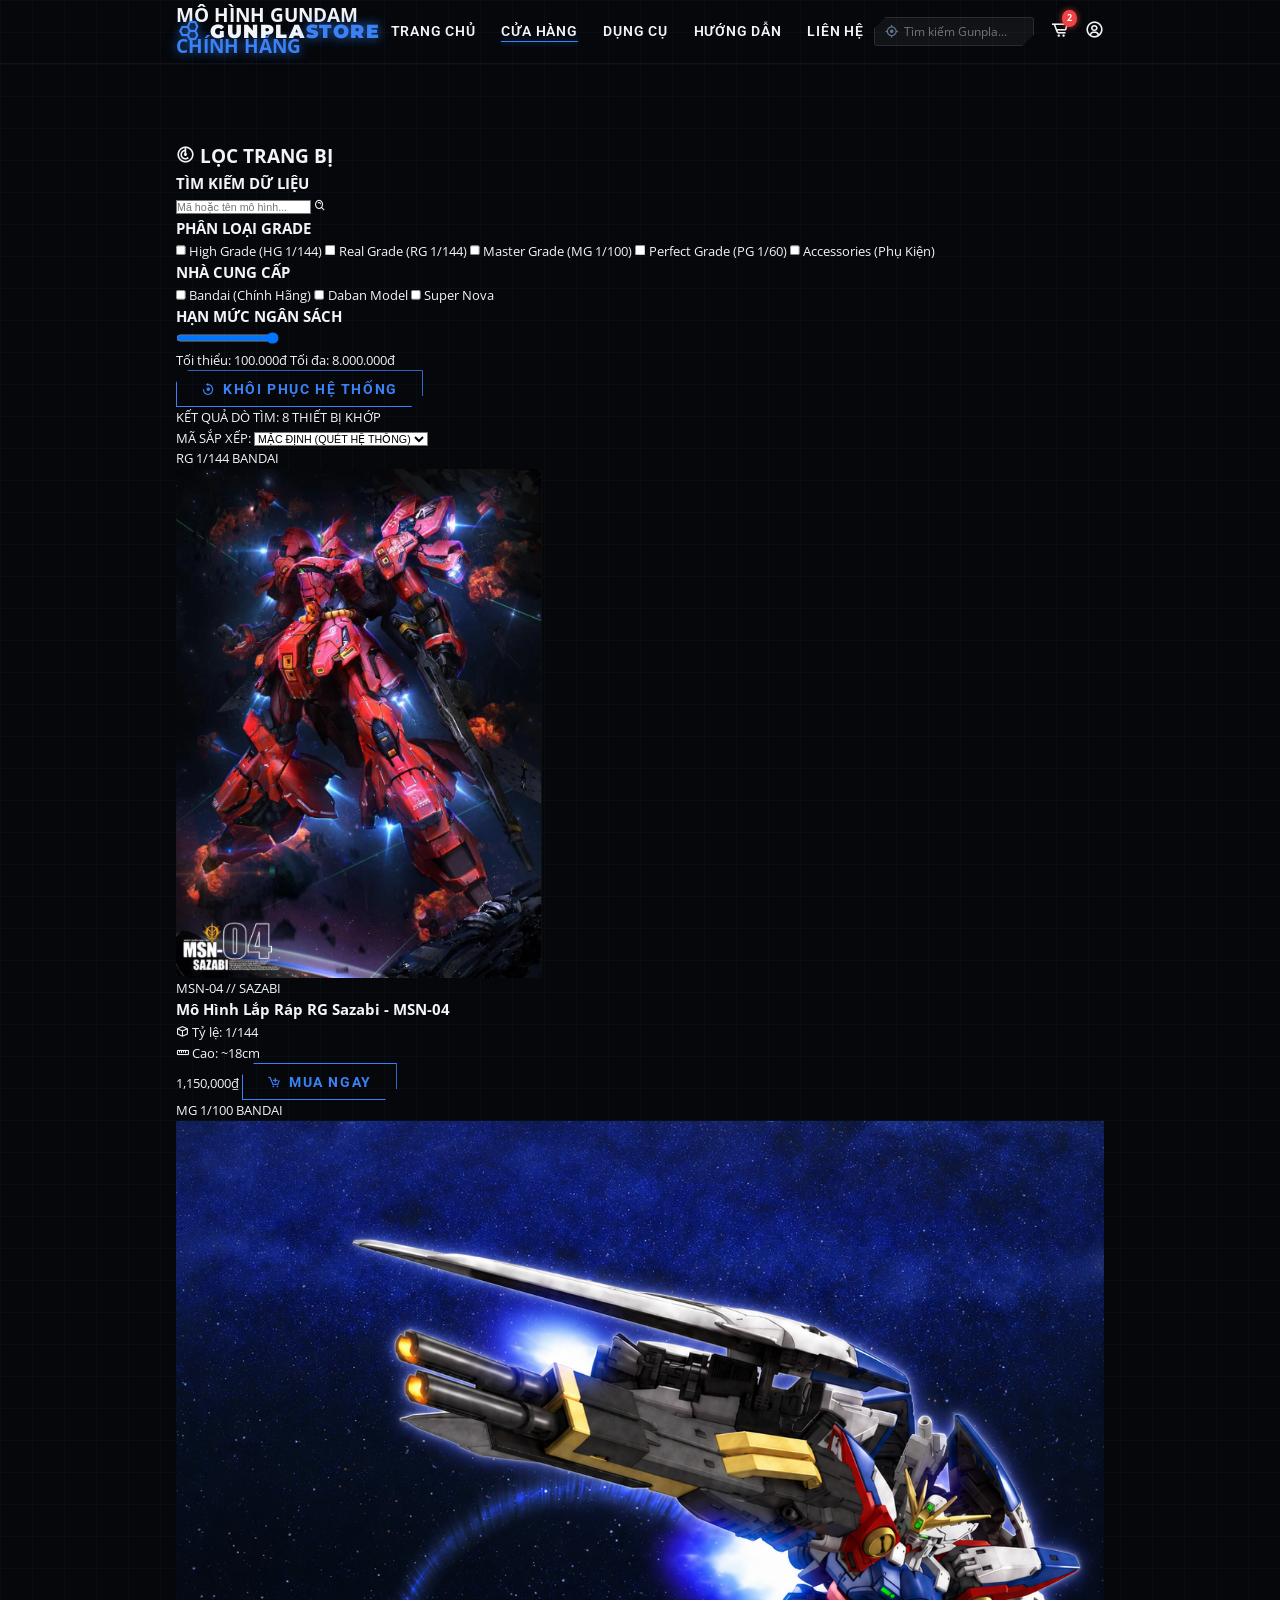
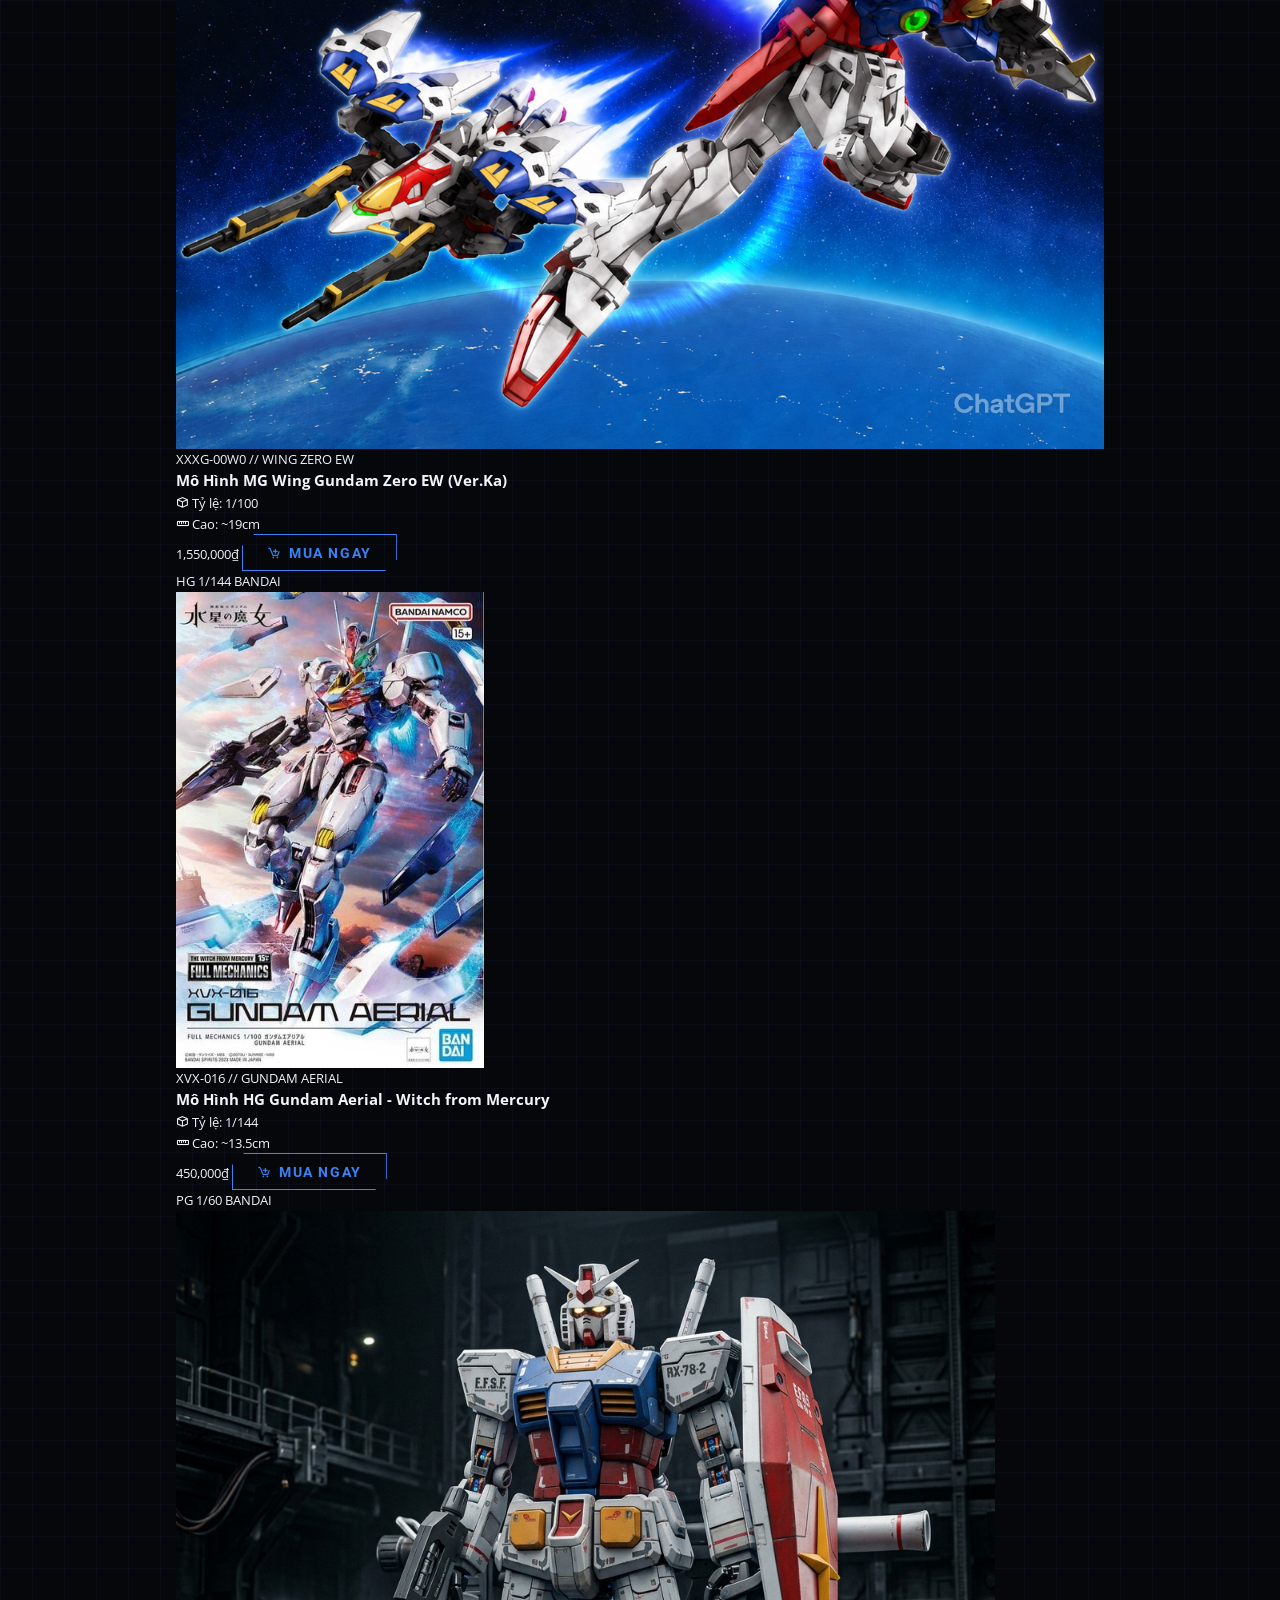
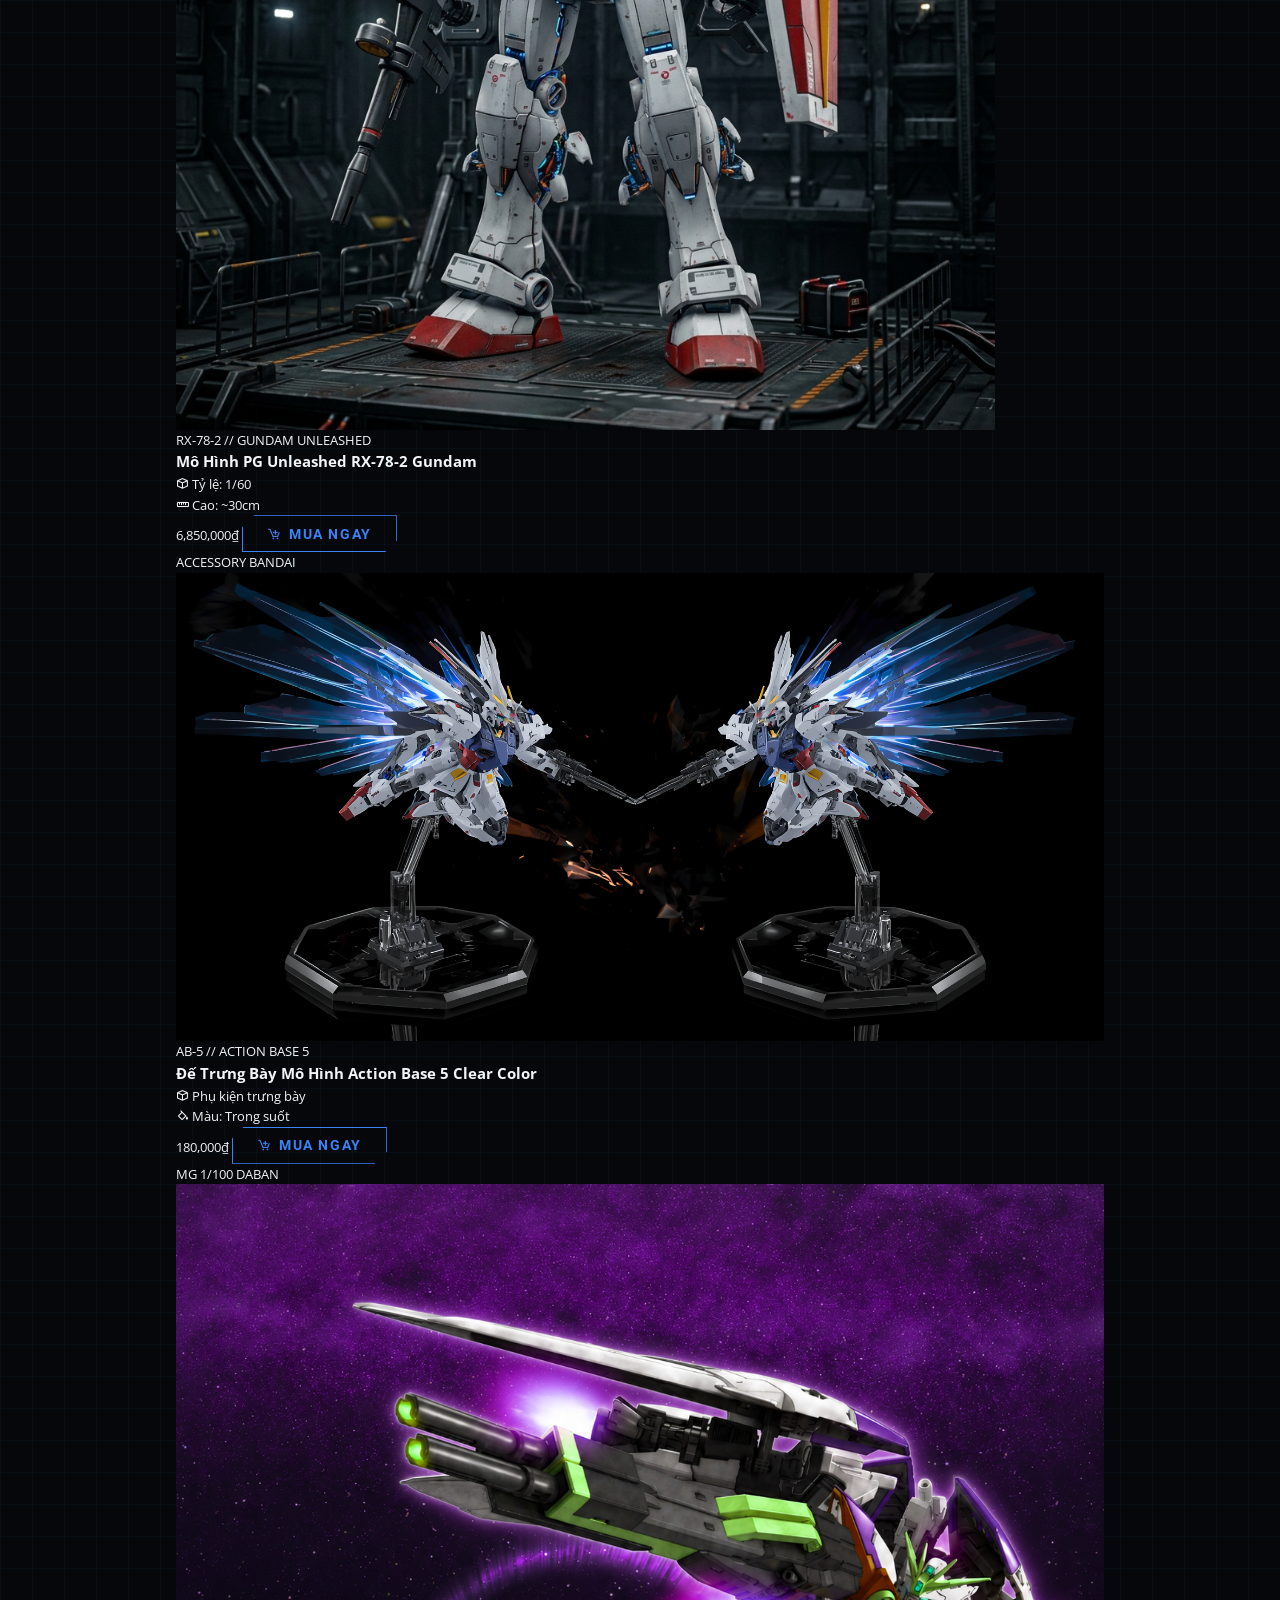
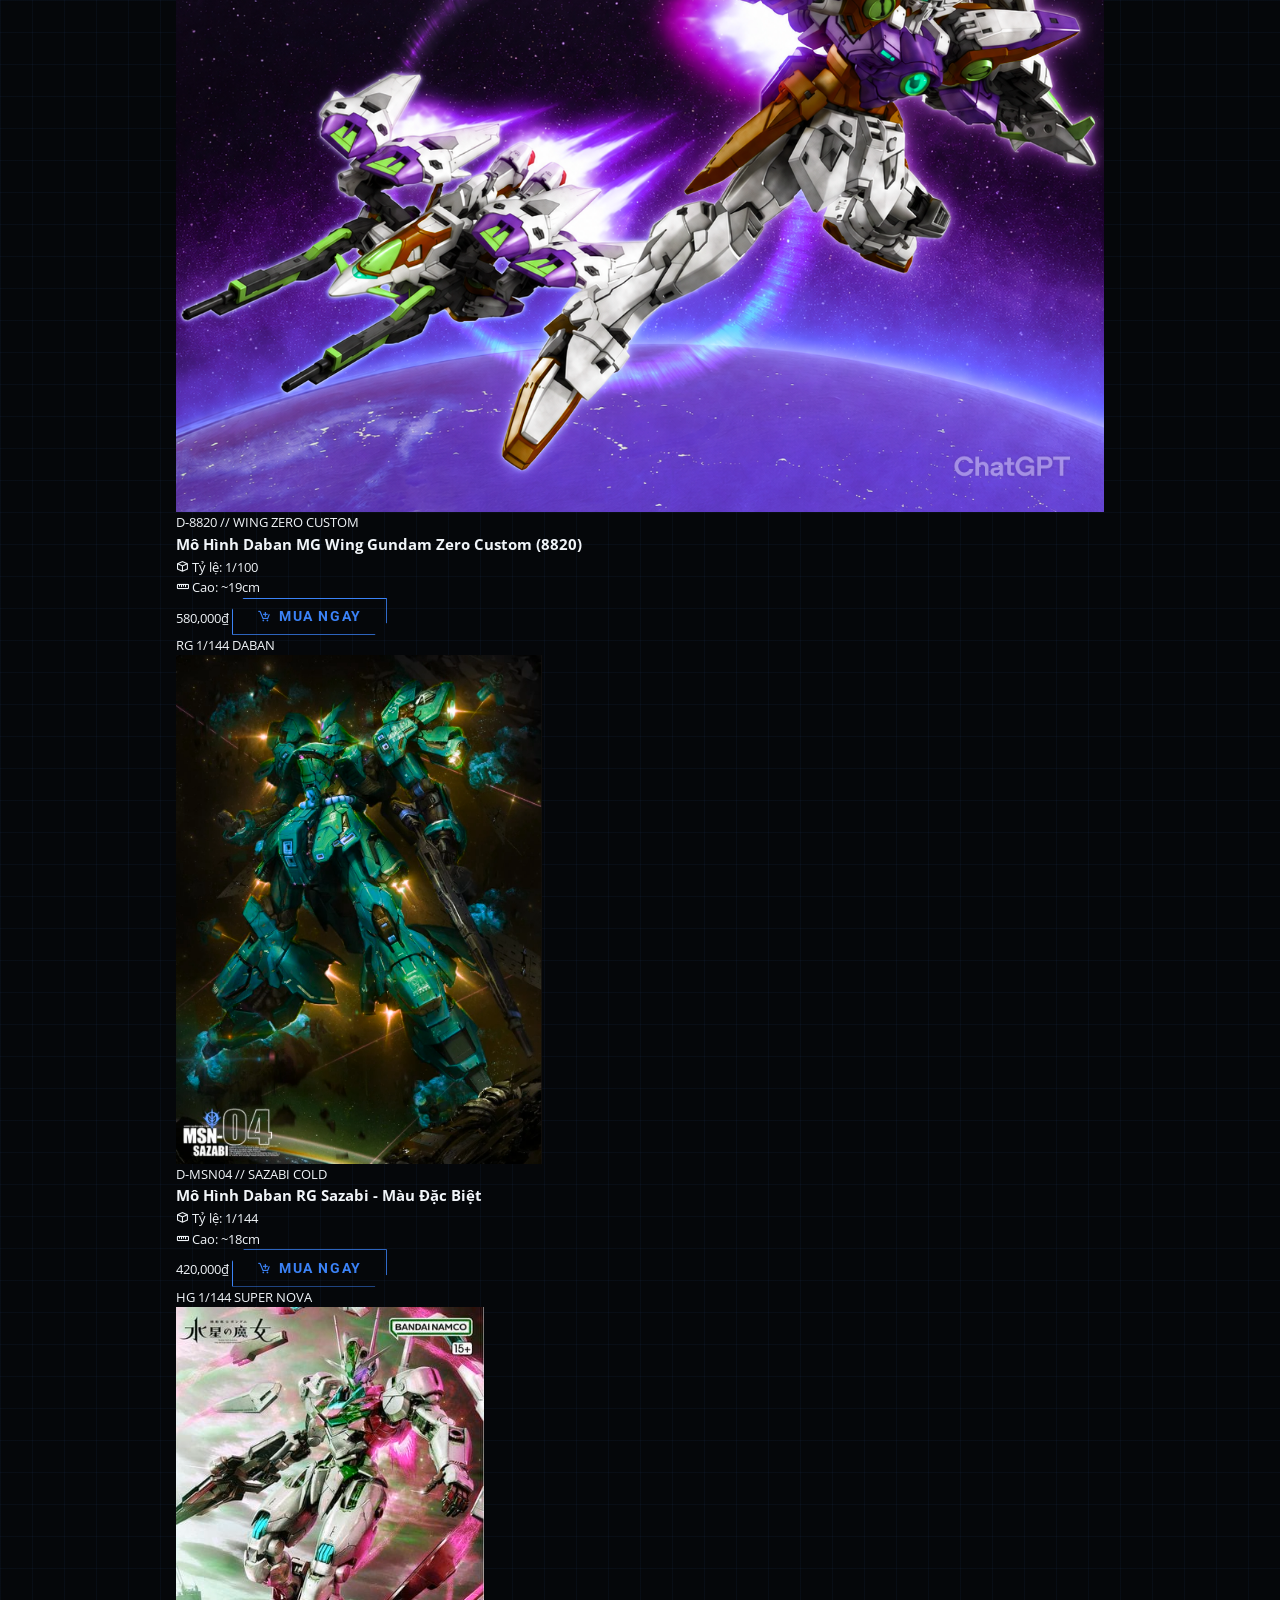
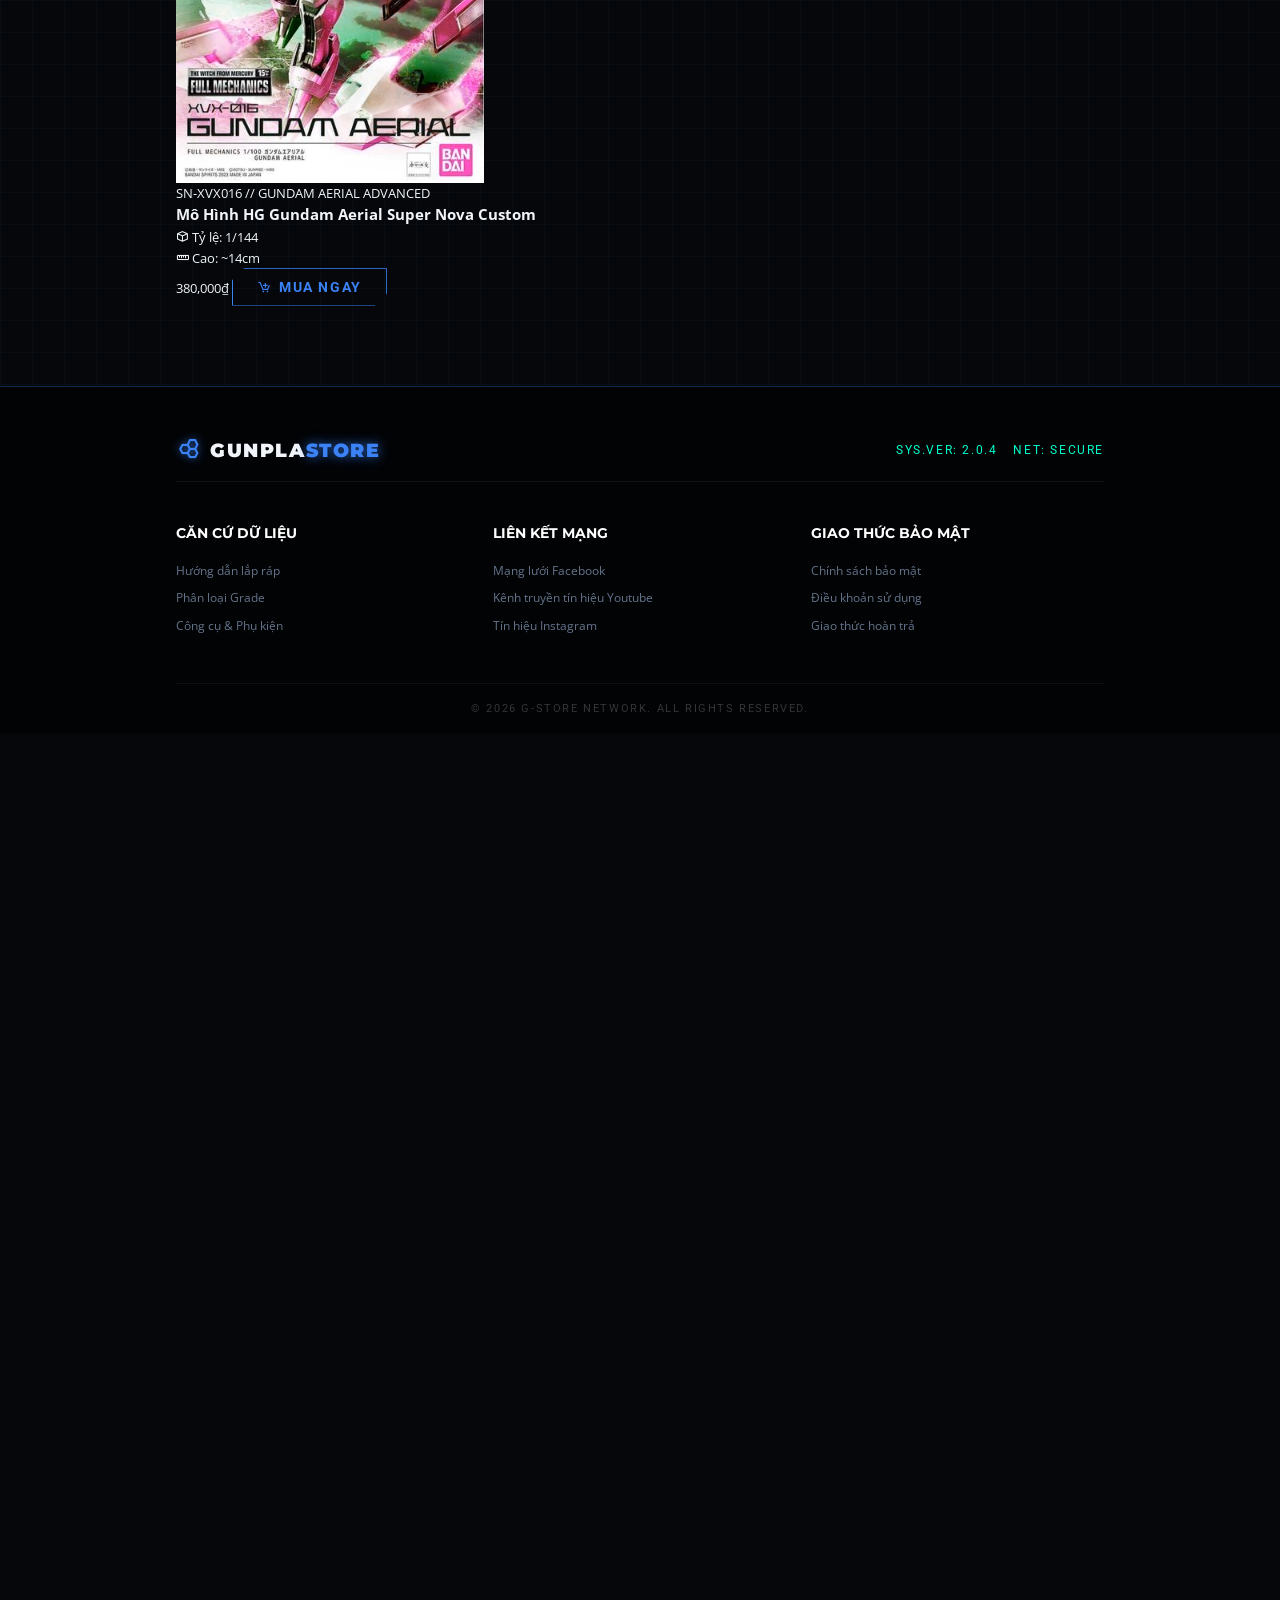
<file: store.html>
<!DOCTYPE html>
<html lang="vi">

<head>
    <meta charset="UTF-8">
    <meta name="viewport" content="width=device-width, initial-scale=1.0">
    <title>GUNPLA STORE // PHÒNG TRANG BỊ</title>

    <meta name="description"
        content="Hệ thống kho hàng mô hình Gunpla chính hãng HG, RG, MG, PG, phụ kiện chính hãng Bandai, Daban, Super Nova.">

    <!-- Google Fonts -->
    <link rel="preconnect" href="https://fonts.googleapis.com">
    <link rel="preconnect" href="https://fonts.gstatic.com" crossorigin>
    <link
        href="https://fonts.googleapis.com/css2?family=Montserrat:wght@400;500;700;900&family=Open+Sans:wght@300;400;500;600;700&family=Roboto:wght@400;500;700&display=swap"
        rel="stylesheet">

    <!-- Boxicons -->
    <link href='https://unpkg.com/boxicons@2.1.4/css/boxicons.min.css' rel='stylesheet'>

    <!-- Custom CSS -->
    <link rel="stylesheet" href="style.css">
</head>

<body>
    <!-- Navbar (Giữ nguyên từ index) -->
    <header class="header scrolled" id="header">
        <nav class="navbar container">
            <a href="index.html" class="logo">
                <i class='bx bx-hive'></i>
                <span class="logo-text">GUNPLA<span class="highlight">STORE</span></span>
            </a>

            <div class="nav-menu" id="nav-menu">
                <ul class="nav-list">
                    <li class="nav-item"><a href="index.html" class="nav-link">TRANG CHỦ</a></li>
                    <li class="nav-item"><a href="store.html" class="nav-link active">CỬA HÀNG</a></li>
                    <li class="nav-item"><a href="#tools" class="nav-link">DỤNG CỤ</a></li>
                    <li class="nav-item"><a href="guide.html" class="nav-link">HƯỚNG DẪN</a></li>
                    <li class="nav-item"><a href="#contact" class="nav-link">LIÊN HỆ</a></li>
                </ul>
                <div class="nav-close" id="nav-close">
                    <i class='bx bx-x'></i>
                </div>
            </div>

            <div class="nav-tools">
                <div class="search-box">
                    <input type="text" placeholder="Tìm kiếm Gunpla..." class="search-input">
                    <i class='bx bx-target-lock search-icon'></i>
                </div>
                <a href="#" class="cart-icon">
                    <i class='bx bx-cart-alt'></i>
                    <span class="cart-count">2</span>
                </a>
                <a href="#" class="user-icon">
                    <i class='bx bx-user-circle'></i>
                </a>
                <div class="nav-toggle" id="nav-toggle">
                    <i class='bx bx-menu-alt-right'></i>
                </div>
            </div>
        </nav>
    </header>

    <!-- Main Content -->
    <main class="main">
        <!-- Store Banner Section -->
        <section class="store-hero banner-style">
            <div class="gundam-combat-figure"></div>
            <div class="container hero-flex">
                <div class="hero-content-left">
                    <div class="banner-title-box">
                        <h1 class="store-hero-title-new">MÔ HÌNH GUNDAM <br><span class="highlight">CHÍNH HÃNG</span></h1>
                    </div>
                </div>
            </div>
        </section>

        <!-- Two Column Grid Section -->
        <section class="store-section section">
            <div class="container store-container">

                <!-- Left Sidebar Column (CSS Grid Left Column) -->
                <aside class="store-sidebar">
                    <h2 class="sidebar-title">
                        <i class='bx bx-radar'></i> LỌC TRANG BỊ
                    </h2>

                    <!-- Search Filter -->
                    <div class="filter-group">
                        <h3 class="filter-group-title">TÌM KIẾM DỮ LIỆU</h3>
                        <div class="sidebar-search">
                            <input type="text" placeholder="Mã hoặc tên mô hình..." class="sidebar-search-input">
                            <i class='bx bx-search-alt sidebar-search-icon'></i>
                        </div>
                    </div>

                    <!-- Category Filter -->
                    <div class="filter-group">
                        <h3 class="filter-group-title">PHÂN LOẠI GRADE</h3>
                        <div class="filter-list">
                            <label class="filter-checkbox-label">
                                <input type="checkbox" class="filter-checkbox" data-filter="category" value="HG">
                                <span>High Grade (HG 1/144)</span>
                            </label>
                            <label class="filter-checkbox-label">
                                <input type="checkbox" class="filter-checkbox" data-filter="category" value="RG">
                                <span>Real Grade (RG 1/144)</span>
                            </label>
                            <label class="filter-checkbox-label">
                                <input type="checkbox" class="filter-checkbox" data-filter="category" value="MG">
                                <span>Master Grade (MG 1/100)</span>
                            </label>
                            <label class="filter-checkbox-label">
                                <input type="checkbox" class="filter-checkbox" data-filter="category" value="PG">
                                <span>Perfect Grade (PG 1/60)</span>
                            </label>
                            <label class="filter-checkbox-label">
                                <input type="checkbox" class="filter-checkbox" data-filter="category" value="Phụ Kiện">
                                <span>Accessories (Phụ Kiện)</span>
                            </label>
                        </div>
                    </div>

                    <!-- Manufacturer Filter -->
                    <div class="filter-group">
                        <h3 class="filter-group-title">NHÀ CUNG CẤP</h3>
                        <div class="filter-list">
                            <label class="filter-checkbox-label">
                                <input type="checkbox" class="filter-checkbox" data-filter="manufacturer"
                                    value="Bandai">
                                <span>Bandai (Chính Hãng)</span>
                            </label>
                            <label class="filter-checkbox-label">
                                <input type="checkbox" class="filter-checkbox" data-filter="manufacturer" value="Daban">
                                <span>Daban Model</span>
                            </label>
                            <label class="filter-checkbox-label">
                                <input type="checkbox" class="filter-checkbox" data-filter="manufacturer"
                                    value="Super Nova">
                                <span>Super Nova</span>
                            </label>
                        </div>
                    </div>

                    <!-- Price Filter -->
                    <div class="filter-group">
                        <h3 class="filter-group-title">HẠN MỨC NGÂN SÁCH</h3>
                        <div class="price-range-wrapper">
                            <input type="range" class="price-slider" min="100000" max="8000000" step="50000"
                                value="8000000">
                            <div class="price-values">
                                <span>Tối thiểu: 100.000đ</span>
                                <span>Tối đa: <span class="price-max-val">8.000.000đ</span></span>
                            </div>
                        </div>
                    </div>

                    <!-- Reset Filters Button -->
                    <button class="btn btn-reset-filters">
                        <i class='bx bx-reset'></i> KHÔI PHỤC HỆ THỐNG
                    </button>
                </aside>

                <!-- Right Products Column (CSS Grid Right Column) -->
                <section class="store-products">

                    <!-- Products Toolbar -->
                    <div class="products-toolbar">
                        <div class="system-matches">
                            <span class="system-matches-dot"></span>
                            <span>KẾT QUẢ DÒ TÌM: <span class="matches-count">8</span> THIẾT BỊ KHỚP</span>
                        </div>
                        <div class="sort-wrapper">
                            <span>MÃ SẮP XẾP:</span>
                            <select class="sort-select">
                                <option value="default">MẶC ĐỊNH (QUÉT HỆ THỐNG)</option>
                                <option value="price-asc">GIÁ TĂNG DẦN</option>
                                <option value="price-desc">GIÁ GIẢM DẦN</option>
                                <option value="alpha-asc">KÝ TỰ A - Z</option>
                                <option value="alpha-desc">KÝ TỰ Z - A</option>
                            </select>
                        </div>
                    </div>

                    <!-- Products Flexbox List -->
                    <div class="products-flex">

                        <!-- Product Card 1 -->
                        <div class="product-card" data-category="RG" data-manufacturer="Bandai" data-price="1150000">
                            <div class="product-scanner"></div>
                            <div class="product-img-wrapper">
                                <span class="product-badge">RG 1/144</span>
                                <span class="product-manufacturer-badge">BANDAI</span>
                                <img src="assets/images/RG/Sazabi.png" alt="RG Sazabi" class="product-img">
                            </div>
                            <div class="product-info">
                                <span class="product-tech-id">MSN-04 // SAZABI</span>
                                <h3 class="product-name">Mô Hình Lắp Ráp RG Sazabi - MSN-04</h3>
                                <div class="product-specs">
                                    <div class="spec-item"><i class='bx bx-cube'></i> Tỷ lệ: 1/144</div>
                                    <div class="spec-item"><i class='bx bx-ruler'></i> Cao: ~18cm</div>
                                </div>
                                <div class="product-action-row">
                                    <span class="product-price">1,150,000₫</span>
                                    <button class="btn product-btn"><i class='bx bx-cart-add'></i> MUA NGAY</button>
                                </div>
                            </div>
                        </div>

                        <!-- Product Card 2 -->
                        <div class="product-card" data-category="MG" data-manufacturer="Bandai" data-price="1550000">
                            <div class="product-scanner"></div>
                            <div class="product-img-wrapper">
                                <span class="product-badge">MG 1/100</span>
                                <span class="product-manufacturer-badge">BANDAI</span>
                                <img src="assets/images/MG/WingZero.png" alt="MG Wing Zero EW" class="product-img">
                            </div>
                            <div class="product-info">
                                <span class="product-tech-id">XXXG-00W0 // WING ZERO EW</span>
                                <h3 class="product-name">Mô Hình MG Wing Gundam Zero EW (Ver.Ka)</h3>
                                <div class="product-specs">
                                    <div class="spec-item"><i class='bx bx-cube'></i> Tỷ lệ: 1/100</div>
                                    <div class="spec-item"><i class='bx bx-ruler'></i> Cao: ~19cm</div>
                                </div>
                                <div class="product-action-row">
                                    <span class="product-price">1,550,000₫</span>
                                    <button class="btn product-btn"><i class='bx bx-cart-add'></i> MUA NGAY</button>
                                </div>
                            </div>
                        </div>

                        <!-- Product Card 3 -->
                        <div class="product-card" data-category="HG" data-manufacturer="Bandai" data-price="450000">
                            <div class="product-scanner"></div>
                            <div class="product-img-wrapper">
                                <span class="product-badge">HG 1/144</span>
                                <span class="product-manufacturer-badge">BANDAI</span>
                                <img src="assets/images/HG/Aerial.png" alt="HG Aerial" class="product-img">
                            </div>
                            <div class="product-info">
                                <span class="product-tech-id">XVX-016 // GUNDAM AERIAL</span>
                                <h3 class="product-name">Mô Hình HG Gundam Aerial - Witch from Mercury</h3>
                                <div class="product-specs">
                                    <div class="spec-item"><i class='bx bx-cube'></i> Tỷ lệ: 1/144</div>
                                    <div class="spec-item"><i class='bx bx-ruler'></i> Cao: ~13.5cm</div>
                                </div>
                                <div class="product-action-row">
                                    <span class="product-price">450,000₫</span>
                                    <button class="btn product-btn"><i class='bx bx-cart-add'></i> MUA NGAY</button>
                                </div>
                            </div>
                        </div>

                        <!-- Product Card 4 -->
                        <div class="product-card" data-category="PG" data-manufacturer="Bandai" data-price="6850000">
                            <div class="product-scanner"></div>
                            <div class="product-img-wrapper">
                                <span class="product-badge">PG 1/60</span>
                                <span class="product-manufacturer-badge">BANDAI</span>
                                <img src="assets/images/PG/pg_unleashed.png" alt="PG Unleashed RX-78-2"
                                    class="product-img">
                            </div>
                            <div class="product-info">
                                <span class="product-tech-id">RX-78-2 // GUNDAM UNLEASHED</span>
                                <h3 class="product-name">Mô Hình PG Unleashed RX-78-2 Gundam</h3>
                                <div class="product-specs">
                                    <div class="spec-item"><i class='bx bx-cube'></i> Tỷ lệ: 1/60</div>
                                    <div class="spec-item"><i class='bx bx-ruler'></i> Cao: ~30cm</div>
                                </div>
                                <div class="product-action-row">
                                    <span class="product-price">6,850,000₫</span>
                                    <button class="btn product-btn"><i class='bx bx-cart-add'></i> MUA NGAY</button>
                                </div>
                            </div>
                        </div>

                        <!-- Product Card 5 -->
                        <div class="product-card" data-category="Phụ Kiện" data-manufacturer="Bandai"
                            data-price="180000">
                            <div class="product-scanner"></div>
                            <div class="product-img-wrapper">
                                <span class="product-badge">ACCESSORY</span>
                                <span class="product-manufacturer-badge">BANDAI</span>
                                <img src="assets/images/PhuKien/ActionBase.png" alt="Action Base 5" class="product-img">
                            </div>
                            <div class="product-info">
                                <span class="product-tech-id">AB-5 // ACTION BASE 5</span>
                                <h3 class="product-name">Đế Trưng Bày Mô Hình Action Base 5 Clear Color</h3>
                                <div class="product-specs">
                                    <div class="spec-item"><i class='bx bx-cube'></i> Phụ kiện trưng bày</div>
                                    <div class="spec-item"><i class='bx bx-color-fill'></i> Màu: Trong suốt</div>
                                </div>
                                <div class="product-action-row">
                                    <span class="product-price">180,000₫</span>
                                    <button class="btn product-btn"><i class='bx bx-cart-add'></i> MUA NGAY</button>
                                </div>
                            </div>
                        </div>

                        <!-- Product Card 6 -->
                        <div class="product-card" data-category="MG" data-manufacturer="Daban" data-price="580000">
                            <div class="product-scanner"></div>
                            <div class="product-img-wrapper">
                                <span class="product-badge">MG 1/100</span>
                                <span class="product-manufacturer-badge">DABAN</span>
                                <img src="assets/images/MG/WingZero.png" alt="Daban MG Wing Zero" class="product-img"
                                    style="filter: hue-rotate(45deg);">
                            </div>
                            <div class="product-info">
                                <span class="product-tech-id">D-8820 // WING ZERO CUSTOM</span>
                                <h3 class="product-name">Mô Hình Daban MG Wing Gundam Zero Custom (8820)</h3>
                                <div class="product-specs">
                                    <div class="spec-item"><i class='bx bx-cube'></i> Tỷ lệ: 1/100</div>
                                    <div class="spec-item"><i class='bx bx-ruler'></i> Cao: ~19cm</div>
                                </div>
                                <div class="product-action-row">
                                    <span class="product-price">580,000₫</span>
                                    <button class="btn product-btn"><i class='bx bx-cart-add'></i> MUA NGAY</button>
                                </div>
                            </div>
                        </div>

                        <!-- Product Card 7 -->
                        <div class="product-card" data-category="RG" data-manufacturer="Daban" data-price="420000">
                            <div class="product-scanner"></div>
                            <div class="product-img-wrapper">
                                <span class="product-badge">RG 1/144</span>
                                <span class="product-manufacturer-badge">DABAN</span>
                                <img src="assets/images/RG/Sazabi.png" alt="Daban RG Sazabi" class="product-img"
                                    style="filter: hue-rotate(180deg);">
                            </div>
                            <div class="product-info">
                                <span class="product-tech-id">D-MSN04 // SAZABI COLD</span>
                                <h3 class="product-name">Mô Hình Daban RG Sazabi - Màu Đặc Biệt</h3>
                                <div class="product-specs">
                                    <div class="spec-item"><i class='bx bx-cube'></i> Tỷ lệ: 1/144</div>
                                    <div class="spec-item"><i class='bx bx-ruler'></i> Cao: ~18cm</div>
                                </div>
                                <div class="product-action-row">
                                    <span class="product-price">420,000₫</span>
                                    <button class="btn product-btn"><i class='bx bx-cart-add'></i> MUA NGAY</button>
                                </div>
                            </div>
                        </div>

                        <!-- Product Card 8 -->
                        <div class="product-card" data-category="HG" data-manufacturer="Super Nova" data-price="380000">
                            <div class="product-scanner"></div>
                            <div class="product-img-wrapper">
                                <span class="product-badge">HG 1/144</span>
                                <span class="product-manufacturer-badge">SUPER NOVA</span>
                                <img src="assets/images/HG/Aerial.png" alt="Super Nova Aerial" class="product-img"
                                    style="filter: hue-rotate(120deg);">
                            </div>
                            <div class="product-info">
                                <span class="product-tech-id">SN-XVX016 // GUNDAM AERIAL ADVANCED</span>
                                <h3 class="product-name">Mô Hình HG Gundam Aerial Super Nova Custom</h3>
                                <div class="product-specs">
                                    <div class="spec-item"><i class='bx bx-cube'></i> Tỷ lệ: 1/144</div>
                                    <div class="spec-item"><i class='bx bx-ruler'></i> Cao: ~14cm</div>
                                </div>
                                <div class="product-action-row">
                                    <span class="product-price">380,000₫</span>
                                    <button class="btn product-btn"><i class='bx bx-cart-add'></i> MUA NGAY</button>
                                </div>
                            </div>
                        </div>

                    </div>
                </section>

            </div>
        </section>
    </main>

    <!-- Footer (Giữ nguyên từ index) -->
    <footer class="footer-minimal">
        <div class="container">
            <div class="footer-top">
                <a href="#" class="logo">
                    <i class='bx bx-hive'></i>
                    <span class="logo-text">GUNPLA<span class="highlight">STORE</span></span>
                </a>
                <div class="sys-info">
                    <span>SYS.VER: 2.0.4</span>
                    <span>NET: SECURE</span>
                </div>
            </div>

            <div class="footer-grid">
                <div class="f-col">
                    <h4>CĂN CỨ DỮ LIỆU</h4>
                    <a href="#">Hướng dẫn lắp ráp</a>
                    <a href="#">Phân loại Grade</a>
                    <a href="#">Công cụ & Phụ kiện</a>
                </div>
                <div class="f-col">
                    <h4>LIÊN KẾT MẠNG</h4>
                    <a href="#">Mạng lưới Facebook</a>
                    <a href="#">Kênh truyền tín hiệu Youtube</a>
                    <a href="#">Tín hiệu Instagram</a>
                </div>
                <div class="f-col">
                    <h4>GIAO THỨC BẢO MẬT</h4>
                    <a href="#">Chính sách bảo mật</a>
                    <a href="#">Điều khoản sử dụng</a>
                    <a href="#">Giao thức hoàn trả</a>
                </div>
            </div>

            <div class="footer-bottom">
                <p>&copy; 2026 G-STORE NETWORK. ALL RIGHTS RESERVED.</p>
            </div>
        </div>
    </footer>

    <!-- Custom JS -->
    <script src="script.js"></script>
</body>

</html>
</file>
<file: style.css>
/* =========================================
   VARIABLES & SETUP
   ========================================= */
:root {
    --bg-color: #05070a; 
    --bg-surface: rgba(13, 17, 23, 0.6);
    --bg-surface-hover: rgba(22, 27, 34, 0.8);
    
    --primary-color: #3b82f6; 
    --primary-glow: rgba(59, 130, 246, 0.8);
    
    --secondary-color: #ef4444; 
    --secondary-glow: rgba(239, 68, 68, 0.8);
    
    --neon-green: #00ffcc; 
    
    --text-main: #f1f5f9;
    --text-muted: #64748b;
    
    --border-color: rgba(59, 130, 246, 0.3);
    
    --font-heading: 'Montserrat', sans-serif;
    --font-subheading: 'Roboto', sans-serif;
    --font-body: 'Open Sans', sans-serif;
    
    --header-height: 80px;
    --transition: all 0.4s cubic-bezier(0.16, 1, 0.3, 1);
    
    /* Complex Clip Paths */
    --clip-btn: polygon(15px 0, 100% 0, 100% calc(100% - 15px), calc(100% - 15px) 100%, 0 100%, 0 15px);
    --clip-card: polygon(30px 0, 100% 0, 100% calc(100% - 30px), calc(100% - 30px) 100%, 0 100%, 0 30px);
}

* {
    margin: 0;
    padding: 0;
    box-sizing: border-box;
}

html {
    scroll-behavior: smooth;
}

body {
    font-family: var(--font-body);
    background-color: var(--bg-color);
    color: var(--text-main);
    line-height: 1.6;
    overflow-x: hidden;
    background-image: 
        linear-gradient(rgba(59, 130, 246, 0.05) 1px, transparent 1px),
        linear-gradient(90deg, rgba(59, 130, 246, 0.05) 1px, transparent 1px);
    background-size: 40px 40px;
    zoom: 0.8;
}

ul { list-style: none; }
a { text-decoration: none; color: inherit; transition: var(--transition); }
img { max-width: 100%; height: auto; display: block; }

.container {
    max-width: 1200px;
    margin: 0 auto;
    padding: 0 20px;
}

.section { padding: 100px 0; }
.highlight { color: var(--primary-color); text-shadow: 0 0 15px var(--primary-glow); }

/* =========================================
   BUTTONS
   ========================================= */
.btn {
    display: inline-flex;
    align-items: center;
    justify-content: center;
    gap: 8px;
    padding: 12px 30px;
    font-family: var(--font-subheading);
    font-weight: 700;
    font-size: 1.1rem;
    letter-spacing: 2px;
    cursor: pointer;
    transition: var(--transition);
    border: none;
    position: relative;
    clip-path: var(--clip-btn);
    text-transform: uppercase;
    background: transparent;
    color: var(--primary-color);
    border: 1px solid var(--primary-color);
}

.btn-primary {
    background: rgba(59, 130, 246, 0.1);
    border: 1px solid var(--primary-color);
    color: #fff;
}

.btn-primary:hover {
    background: var(--primary-color);
    box-shadow: 0 0 20px var(--primary-glow);
    color: #fff;
}

.btn-glitch:hover {
    animation: btn-glitch 0.2s linear infinite;
}

@keyframes btn-glitch {
    0% { transform: translate(0) }
    20% { transform: translate(-2px, 2px) }
    40% { transform: translate(-2px, -2px) }
    60% { transform: translate(2px, 2px) }
    80% { transform: translate(2px, -2px) }
    100% { transform: translate(0) }
}

/* =========================================
   HEADER & NAVBAR (Retained)
   ========================================= */
.header {
    position: fixed;
    top: 0;
    left: 0;
    width: 100%;
    height: var(--header-height);
    z-index: 100;
    transition: var(--transition);
    border-bottom: 1px solid rgba(255,255,255,0.05);
}

.header.scrolled {
    background: rgba(5, 7, 10, 0.85);
    backdrop-filter: blur(15px);
    border-bottom: 1px solid var(--border-color);
}

.navbar { height: 100%; display: flex; justify-content: space-between; align-items: center; }
.logo { display: flex; align-items: center; gap: 8px; font-family: var(--font-heading); font-size: 1.5rem; font-weight: 900; letter-spacing: 2px; }
.logo i { font-size: 2rem; color: var(--primary-color); text-shadow: 0 0 10px var(--primary-glow); }
.nav-list { display: flex; gap: 32px; }
.nav-link { font-family: var(--font-subheading); font-weight: 600; font-size: 1.1rem; letter-spacing: 1px; position: relative; }
.nav-link::after { content: ''; position: absolute; bottom: -4px; left: 0; width: 0; height: 2px; background-color: var(--primary-color); box-shadow: 0 0 8px var(--primary-glow); transition: var(--transition); }
.nav-link:hover::after, .nav-link.active::after { width: 100%; }
.nav-tools { display: flex; align-items: center; gap: 20px; }
.search-box { position: relative; display: flex; align-items: center; }
.search-input { background: rgba(255,255,255,0.05); border: 1px solid rgba(255,255,255,0.1); color: var(--text-main); padding: 8px 16px 8px 36px; border-radius: 4px; font-family: var(--font-body); font-size: 0.9rem; width: 200px; transition: var(--transition); clip-path: var(--clip-btn); }
.search-input:focus { outline: none; border-color: var(--primary-color); background: rgba(59, 130, 246, 0.1); width: 240px; }
.search-icon { position: absolute; left: 12px; color: var(--text-muted); font-size: 1.2rem; }
.search-input:focus + .search-icon { color: var(--primary-color); }
.cart-icon, .user-icon { font-size: 1.5rem; position: relative; cursor: pointer; }
.cart-icon:hover, .user-icon:hover { color: var(--primary-color); text-shadow: 0 0 8px var(--primary-glow); }
.cart-count { position: absolute; top: -8px; right: -10px; background-color: var(--secondary-color); color: #fff; font-size: 0.7rem; font-weight: 700; padding: 2px 6px; border-radius: 50%; box-shadow: 0 0 8px var(--secondary-glow); }
.nav-toggle, .nav-close { display: none; font-size: 2rem; cursor: pointer; }

/* =========================================
   NEW HERO SECTION (VIDEO & CUBES)
   ========================================= */
.hero {
    position: relative;
    min-height: 100vh;
    display: flex;
    align-items: center;
    justify-content: center;
    overflow: hidden;
    padding-top: var(--header-height);
}

.hero-bg {
    position: absolute;
    top: 0; left: 0; width: 100%; height: 100%;
    z-index: -2;
}

.hero-video {
    width: 100%; height: 100%;
    object-fit: cover;
    filter: grayscale(30%) contrast(120%);
}

.overlay {
    position: absolute;
    top: 0; left: 0; width: 100%; height: 100%;
    background: linear-gradient(135deg, rgba(5,7,10,0.9) 0%, rgba(5,7,10,0.5) 50%, rgba(5,7,10,0.9) 100%);
    z-index: 1;
}

/* 3D Floating Cubes */
.cubes-container {
    position: absolute;
    top: 0; left: 0; width: 100%; height: 100%;
    z-index: 2;
    pointer-events: none;
    perspective: 1000px;
}

.cube {
    position: absolute;
    width: 60px; height: 60px;
    transform-style: preserve-3d;
    animation: floatCube 10s infinite linear;
    transition: transform 0.1s ease-out; /* For mouse parallax */
}

.cube-inner {
    width: 100%; height: 100%;
    border: 2px solid var(--primary-color);
    background: rgba(59, 130, 246, 0.1);
    box-shadow: 0 0 20px var(--primary-glow), inset 0 0 20px var(--primary-glow);
    animation: rotateInner 5s infinite linear;
}

.cube-1 { top: 20%; left: 15%; width: 80px; height: 80px; animation-duration: 15s; }
.cube-2 { top: 60%; left: 10%; width: 40px; height: 40px; animation-duration: 12s; animation-direction: reverse; }
.cube-3 { top: 30%; right: 20%; width: 60px; height: 60px; animation-duration: 18s; }
.cube-4 { top: 70%; right: 15%; width: 50px; height: 50px; animation-duration: 14s; }
.cube-5 { top: 10%; right: 40%; width: 30px; height: 30px; animation-duration: 10s; }

@keyframes rotateInner {
    0% { transform: rotateX(0) rotateY(0) rotateZ(0); }
    100% { transform: rotateX(360deg) rotateY(360deg) rotateZ(360deg); }
}
@keyframes floatCube {
    0%, 100% { margin-top: 0; }
    50% { margin-top: -30px; }
}

.hero-content {
    position: relative;
    z-index: 3;
    text-align: center;
    max-width: 800px;
}

.system-status {
    display: inline-flex;
    align-items: center;
    gap: 8px;
    font-family: var(--font-subheading);
    font-weight: 700;
    color: var(--neon-green);
    letter-spacing: 3px;
    margin-bottom: 20px;
    background: rgba(0, 255, 204, 0.1);
    padding: 6px 16px;
    border: 1px solid rgba(0, 255, 204, 0.3);
    clip-path: var(--clip-btn);
}

.status-dot {
    width: 8px; height: 8px;
    background-color: var(--neon-green);
    border-radius: 50%;
    box-shadow: 0 0 10px var(--neon-green);
    animation: blink 1s infinite;
}

@keyframes blink { 50% { opacity: 0; } }

.hero-title {
    font-family: var(--font-heading);
    font-size: 4.5rem;
    font-weight: 900;
    line-height: 1.1;
    margin-bottom: 24px;
    text-transform: uppercase;
    letter-spacing: 2px;
}

.hero-subtitle {
    font-size: 1.2rem;
    color: var(--text-muted);
    margin-bottom: 40px;
    max-width: 600px;
    margin-left: auto; margin-right: auto;
}

.hero-actions { display: flex; justify-content: center; gap: 20px; }

/* Glitch Text Effect */
.glitch { position: relative; }
.glitch::before, .glitch::after {
    content: attr(data-text);
    position: absolute;
    top: 0; left: 0;
    width: 100%; height: 100%;
    background: transparent;
}
.glitch::before {
    left: 2px;
    text-shadow: -2px 0 red;
    clip: rect(44px, 450px, 56px, 0);
    animation: glitch-anim 5s infinite linear alternate-reverse;
}
.glitch::after {
    left: -2px;
    text-shadow: -2px 0 blue;
    clip: rect(44px, 450px, 56px, 0);
    animation: glitch-anim2 5s infinite linear alternate-reverse;
}

@keyframes glitch-anim {
    0% { clip: rect(10px, 9999px, 86px, 0); }
    5% { clip: rect(61px, 9999px, 21px, 0); }
    10% { clip: rect(34px, 9999px, 89px, 0); }
    15% { clip: rect(98px, 9999px, 5px, 0); }
    20% { clip: rect(0, 0, 0, 0); }
    100% { clip: rect(0, 0, 0, 0); }
}
@keyframes glitch-anim2 {
    0% { clip: rect(65px, 9999px, 100px, 0); }
    5% { clip: rect(52px, 9999px, 74px, 0); }
    10% { clip: rect(79px, 9999px, 85px, 0); }
    15% { clip: rect(75px, 9999px, 5px, 0); }
    20% { clip: rect(0, 0, 0, 0); }
    100% { clip: rect(0, 0, 0, 0); }
}

/* =========================================
   COMMON HEADERS
   ========================================= */
.section-header { margin-bottom: 50px; }
.flex-header { display: flex; justify-content: space-between; align-items: flex-end; }
.section-title { font-family: var(--font-heading); font-size: 2.5rem; letter-spacing: 2px; margin-bottom: 8px; }
.section-subtitle { color: var(--text-muted); font-size: 1.1rem; font-family: var(--font-subheading); letter-spacing: 1px; text-transform: uppercase; }
.view-all { font-family: var(--font-subheading); font-weight: 700; color: var(--primary-color); display: flex; align-items: center; gap: 5px; }
.view-all:hover { color: #fff; text-shadow: 0 0 10px var(--primary-glow); }

/* =========================================
   UNIVERSE SECTION (HORIZONTAL SCROLL)
   ========================================= */
.universe-track {
    display: flex;
    gap: 30px;
    overflow-x: auto;
    padding-bottom: 20px;
    scrollbar-width: none; /* Firefox */
}
.universe-track::-webkit-scrollbar { display: none; } /* Chrome */

.universe-card {
    min-width: 300px;
    height: 400px;
    position: relative;
    clip-path: var(--clip-card);
    background: var(--bg-surface);
    border: 1px solid var(--border-color);
    cursor: pointer;
    transition: var(--transition);
    overflow: hidden;
    flex-shrink: 0;
}

.uc-bg {
    position: absolute; top: 0; left: 0; width: 100%; height: 100%;
    z-index: 1;
}
.uc-bg img { width: 100%; height: 100%; object-fit: cover; filter: grayscale(80%) brightness(0.5); transition: var(--transition); }
.universe-card:hover .uc-bg img { filter: grayscale(0%) brightness(0.8); transform: scale(1.1); }

.uc-content {
    position: absolute;
    bottom: 0; left: 0; width: 100%;
    padding: 30px;
    z-index: 2;
    background: linear-gradient(transparent, rgba(5,7,10,0.9) 80%);
}

.uc-content h3 { font-family: var(--font-heading); font-size: 2rem; margin-bottom: 5px; color: #fff; }
.uc-content span { display: block; font-family: var(--font-subheading); color: var(--text-muted); font-weight: 600; letter-spacing: 1px; margin-bottom: 15px; }

.uc-btn {
    display: inline-flex; width: 40px; height: 40px;
    background: rgba(59, 130, 246, 0.2);
    border: 1px solid var(--primary-color);
    align-items: center; justify-content: center;
    color: var(--primary-color);
    clip-path: var(--clip-btn);
    transition: var(--transition);
}
.universe-card:hover .uc-btn { background: var(--primary-color); color: #fff; box-shadow: 0 0 15px var(--primary-glow); }

/* =========================================
   SPOTLIGHT SECTION (RADAR)
   ========================================= */
.spotlight-wrapper {
    display: grid;
    grid-template-columns: 1fr 1fr;
    padding: 50px 70px;
    clip-path: var(--clip-card);
    border: 1px solid var(--border-color);
    position: relative;
    min-height: 550px; /* Cố định chiều cao tổng thể */
}

/* Glowing Border Animation Hack using pseudo-element */
.spotlight-wrapper::before {
    content: ''; position: absolute; top: -2px; left: -2px; right: -2px; bottom: -2px;
    background: linear-gradient(45deg, var(--primary-color), transparent, var(--secondary-color), transparent);
    z-index: -1;
    background-size: 400%;
    animation: glow-border 10s linear infinite;
}

@keyframes glow-border { 0% { background-position: 0 0; } 50% { background-position: 400% 0; } 100% { background-position: 0 0; } }

.spotlight-info { position: relative; z-index: 2; }
.tech-badge { display: inline-block; font-family: var(--font-subheading); font-weight: 700; color: var(--secondary-color); border: 1px solid var(--secondary-color); padding: 4px 10px; font-size: 0.8rem; letter-spacing: 2px; margin-bottom: 20px; box-shadow: inset 0 0 10px rgba(239, 68, 68, 0.2); }
.spotlight-title { font-family: var(--font-heading); font-size: 3rem; line-height: 1.1; margin-bottom: 30px; min-height: 110px; display: flex; flex-direction: column; justify-content: center; }

.radar-stats { margin-bottom: 40px; }
.stat-item { margin-bottom: 15px; }
.stat-label { display: block; font-family: var(--font-subheading); font-weight: 600; font-size: 0.9rem; color: var(--text-muted); margin-bottom: 5px; letter-spacing: 1px; }
.stat-bar { width: 100%; height: 6px; background: rgba(255,255,255,0.05); position: relative; overflow: hidden; }
.stat-fill { position: absolute; top: 0; left: 0; height: 100%; background: var(--primary-color); box-shadow: 0 0 10px var(--primary-glow); }

.spotlight-price { display: flex; align-items: center; gap: 30px; }
.digital-price { font-family: var(--font-heading); font-size: 2rem; color: var(--neon-green); text-shadow: 0 0 10px rgba(0,255,204,0.5); }

.spotlight-visual { position: relative; display: flex; justify-content: center; align-items: center; height: 400px; }
.visual-bg-circle { position: absolute; width: 300px; height: 300px; border: 1px dashed var(--border-color); border-radius: 50%; animation: spin 20s linear infinite; }
.visual-bg-crosshair { position: absolute; width: 350px; height: 350px; border-left: 1px solid rgba(59, 130, 246, 0.2); border-right: 1px solid rgba(59, 130, 246, 0.2); animation: spin 15s linear infinite reverse; }
@keyframes spin { 100% { transform: rotate(360deg); } }

.spotlight-img { position: relative; z-index: 2; max-height: 100%; max-width: 100%; object-fit: contain; filter: drop-shadow(0 0 20px rgba(59, 130, 246, 0.3)); transition: var(--transition); }

/* Spotlight Nav Buttons (Positioned inside but at the edges to avoid overlap) */
.spotlight-nav {
    position: absolute;
    top: 50%;
    transform: translateY(-50%);
    width: 40px;
    height: 40px;
    background: rgba(5, 7, 10, 0.8);
    border: 1px solid var(--primary-color);
    color: var(--primary-color);
    font-size: 1.5rem;
    display: flex;
    align-items: center;
    justify-content: center;
    cursor: pointer;
    z-index: 10;
    transition: var(--transition);
}

.spotlight-nav:hover {
    background: var(--primary-color);
    color: #fff;
    box-shadow: 0 0 15px var(--primary-glow);
}

.prev-btn { left: 8px; }
.next-btn { right: 8px; }

/* =========================================
   BENTO GRID SECTION (MASONRY)
   ========================================= */
.bento-grid-container {
    display: grid;
    grid-template-columns: repeat(4, 1fr);
    grid-template-rows: repeat(2, 250px);
    gap: 20px;
}

.bento-item {
    position: relative;
    background: var(--bg-surface);
    border: 1px solid var(--border-color);
    clip-path: var(--clip-card);
    overflow: hidden;
    cursor: pointer;
}

.bento-item img { width: 100%; height: 100%; object-fit: cover; filter: grayscale(50%) brightness(0.6); transition: var(--transition); }
.bento-item:hover img { filter: grayscale(0%) brightness(1); transform: scale(1.05); }

.bento-overlay { position: absolute; bottom: 0; left: 0; width: 100%; padding: 20px; background: linear-gradient(transparent, rgba(5,7,10,0.9)); z-index: 2; }
.bento-badge { display: inline-block; font-family: var(--font-subheading); font-weight: 700; color: #fff; background: var(--primary-color); padding: 2px 8px; font-size: 0.8rem; margin-bottom: 10px; clip-path: var(--clip-btn); }
.bento-item h3 { font-family: var(--font-heading); font-size: 1.2rem; margin-bottom: 15px; }
.bento-btn { background: transparent; border: 1px solid var(--primary-color); color: var(--primary-color); padding: 5px 10px; font-family: var(--font-subheading); font-weight: 600; cursor: pointer; transition: var(--transition); }
.bento-btn:hover { background: var(--primary-color); color: #fff; box-shadow: 0 0 10px var(--primary-glow); }

/* Scanning line effect */
.scanner-line { position: absolute; top: 0; left: 0; width: 100%; height: 2px; background: var(--primary-color); box-shadow: 0 0 15px var(--primary-glow); z-index: 3; opacity: 0; transition: opacity 0.3s; }
.bento-item:hover .scanner-line { opacity: 1; animation: scan 2s linear infinite; }
@keyframes scan { 0% { top: 0; } 50% { top: 100%; } 100% { top: 0; } }

/* Section Spacing Adjustments */
#universe { padding-bottom: 10px; }
#accessory-spotlight { padding-top: 10px; }

/* Grid positioning */
.bento-large { grid-column: span 2; grid-row: span 2; }
.bento-large h3 { font-size: 1.8rem; }
.bento-medium { grid-column: span 1; grid-row: span 2; }
.bento-wide { grid-column: span 4; grid-row: span 1; }

.bento-wide .bento-split { display: flex; height: 100%; }
.bento-wide .bento-info { flex: 1; padding: 30px; display: flex; flex-direction: column; justify-content: center; background: rgba(59,130,246,0.05); }
.bento-wide img { flex: 1; width: 50%; }
.tech-text { font-family: var(--font-subheading); color: var(--secondary-color); letter-spacing: 2px; font-size: 0.8rem; margin-bottom: 10px; }

/* =========================================
   MINIMALIST FOOTER
   ========================================= */
.footer-minimal { background: #020305; padding-top: 60px; border-top: 1px solid var(--border-color); }
.footer-top { display: flex; justify-content: space-between; align-items: center; margin-bottom: 50px; border-bottom: 1px solid rgba(255,255,255,0.05); padding-bottom: 20px; }
.sys-info { display: flex; gap: 20px; font-family: var(--font-subheading); color: var(--neon-green); font-size: 0.9rem; letter-spacing: 2px; }
.footer-grid { display: grid; grid-template-columns: repeat(3, 1fr); gap: 30px; margin-bottom: 50px; }
.f-col h4 { font-family: var(--font-heading); color: #fff; margin-bottom: 20px; font-size: 1.1rem; }
.f-col a { display: block; color: var(--text-muted); margin-bottom: 10px; font-family: var(--font-body); font-size: 0.95rem; }
.f-col a:hover { color: var(--primary-color); padding-left: 5px; }
.footer-bottom { text-align: center; padding: 20px 0; border-top: 1px solid rgba(255,255,255,0.05); font-family: var(--font-subheading); font-size: 0.85rem; color: rgba(255,255,255,0.2); letter-spacing: 2px; }

/* =========================================
   RESPONSIVE MEDIA QUERIES
   ========================================= */
@media (max-width: 992px) {
    .spotlight-wrapper { grid-template-columns: 1fr; padding: 30px; }
    .spotlight-visual { height: 300px; grid-row: 1; }
    .bento-grid-container { grid-template-columns: repeat(2, 1fr); grid-template-rows: auto; }
    .bento-large { grid-column: span 2; grid-row: span 1; height: 300px;}
    .bento-medium { grid-column: span 1; grid-row: span 1; height: 250px;}
    .bento-wide { grid-column: span 2; }
}

@media (max-width: 768px) {
    .section { padding: 60px 0; }
    
    .nav-menu { position: fixed; top: 0; right: -100%; width: 80%; height: 100vh; background: rgba(5, 7, 10, 0.95); backdrop-filter: blur(10px); padding: 80px 40px; flex-direction: column; transition: right 0.4s ease; border-left: 1px solid var(--border-color); z-index: 999; }
    .nav-menu.show-menu { right: 0; }
    .nav-list { flex-direction: column; gap: 30px; }
    .nav-close, .nav-toggle { display: block; }
    .nav-close { position: absolute; top: 25px; right: 25px; }
    .search-box { display: none; }
    
    .hero-title { font-size: 2.5rem; }
    .hero-subtitle { font-size: 1rem; padding: 0 10px; }
    .hero-actions { flex-direction: column; gap: 15px; }
    
    .section-title { font-size: 2rem; }
    .flex-header { flex-direction: column; align-items: flex-start; gap: 15px; }
    
    .spotlight-wrapper { padding: 20px; }
    .spotlight-title { font-size: 2rem; }
    .spotlight-price { flex-direction: column; align-items: flex-start; gap: 15px; }
    .visual-bg-circle { width: 200px; height: 200px; }
    .visual-bg-crosshair { width: 250px; height: 250px; }
    
    .universe-card { min-width: 250px; height: 350px; }
    
    .footer-top { flex-direction: column; gap: 20px; }
    .footer-grid { grid-template-columns: 1fr; gap: 20px; }
    
    .bento-grid-container { grid-template-columns: 1fr; }
    .bento-large, .bento-medium, .bento-wide { grid-column: span 1; }
    .bento-wide .bento-split { flex-direction: column; }
    .bento-wide img { width: 100%; height: 200px; }
}

@media (max-width: 480px) {
    .hero-title { font-size: 2rem; }
    .spotlight-title { font-size: 1.8rem; }
    .visual-bg-circle { width: 150px; height: 150px; }
    .visual-bg-crosshair { width: 200px; height: 200px; }
    .digital-price { font-size: 1.5rem; }
    .cubes-container { display: none; } /* Giấu khối 3D trên màn hình quá nhỏ để mượt hơn */
}
</file>
